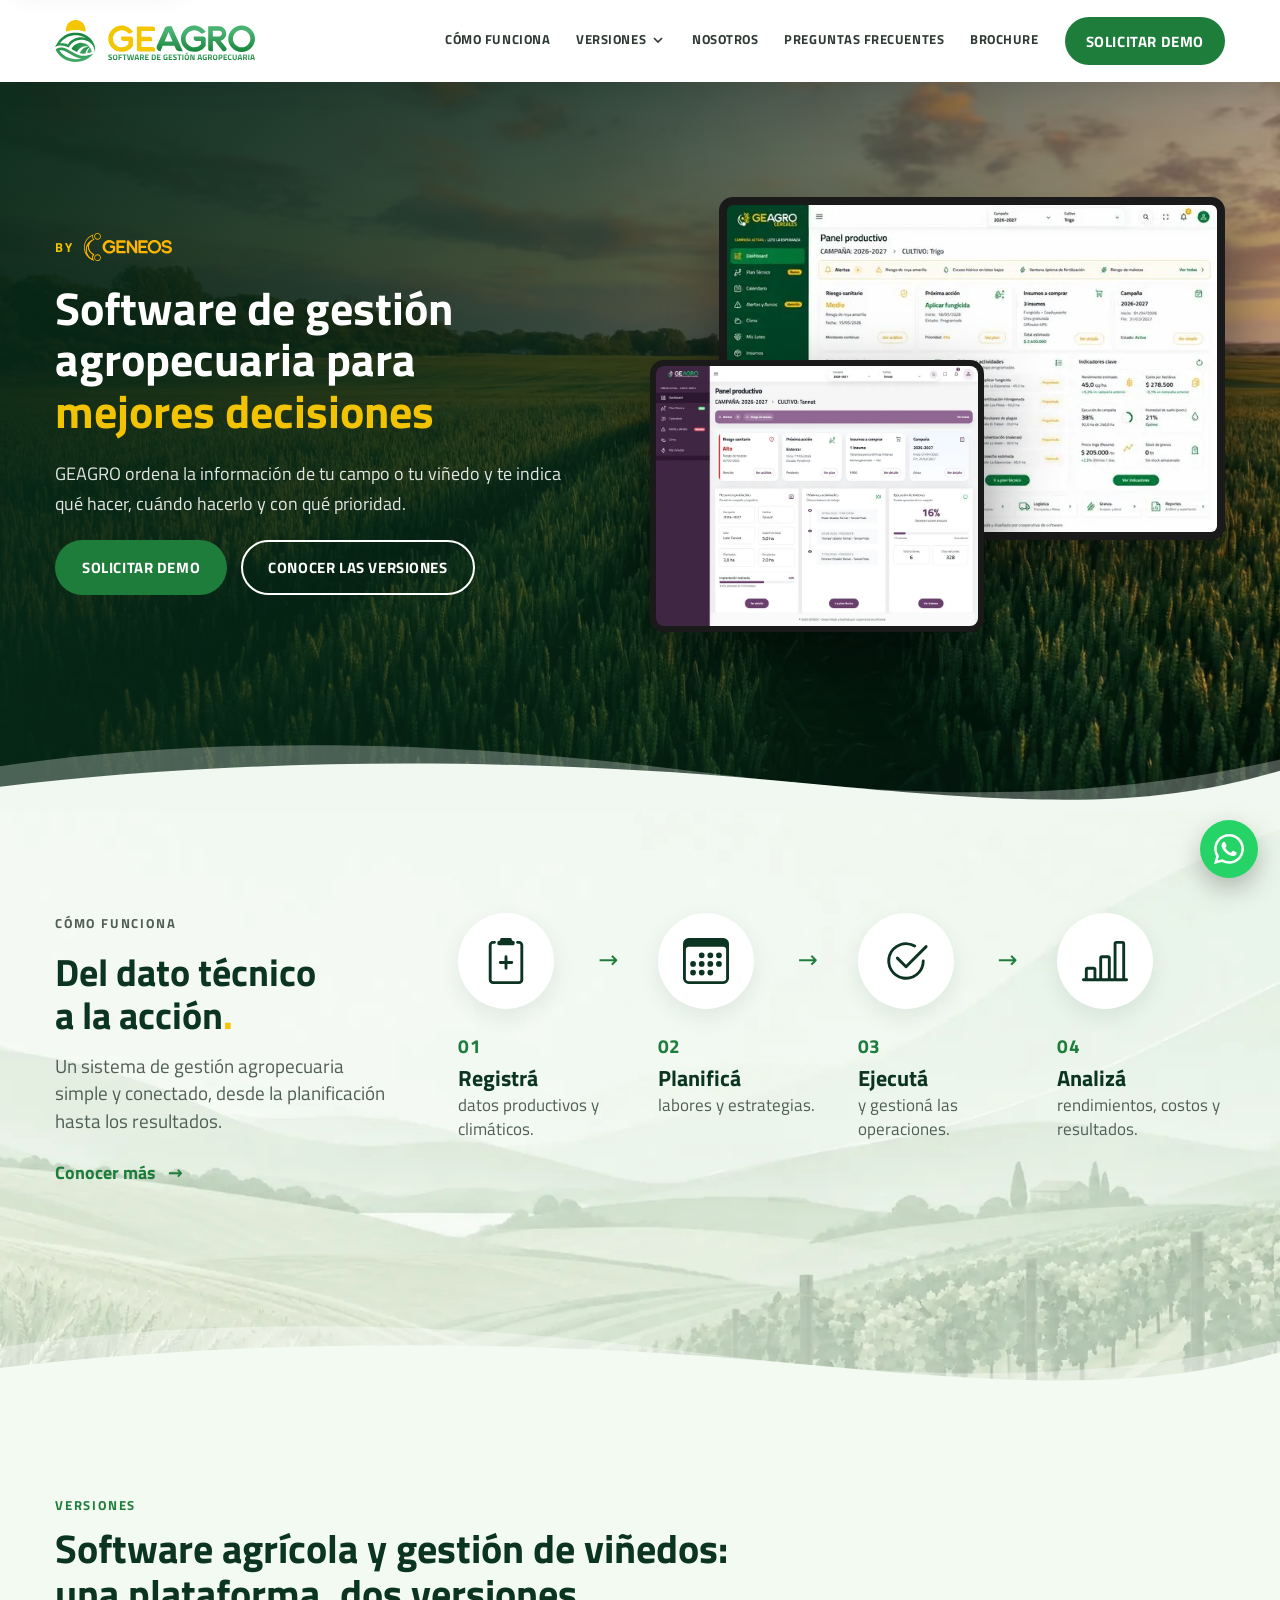
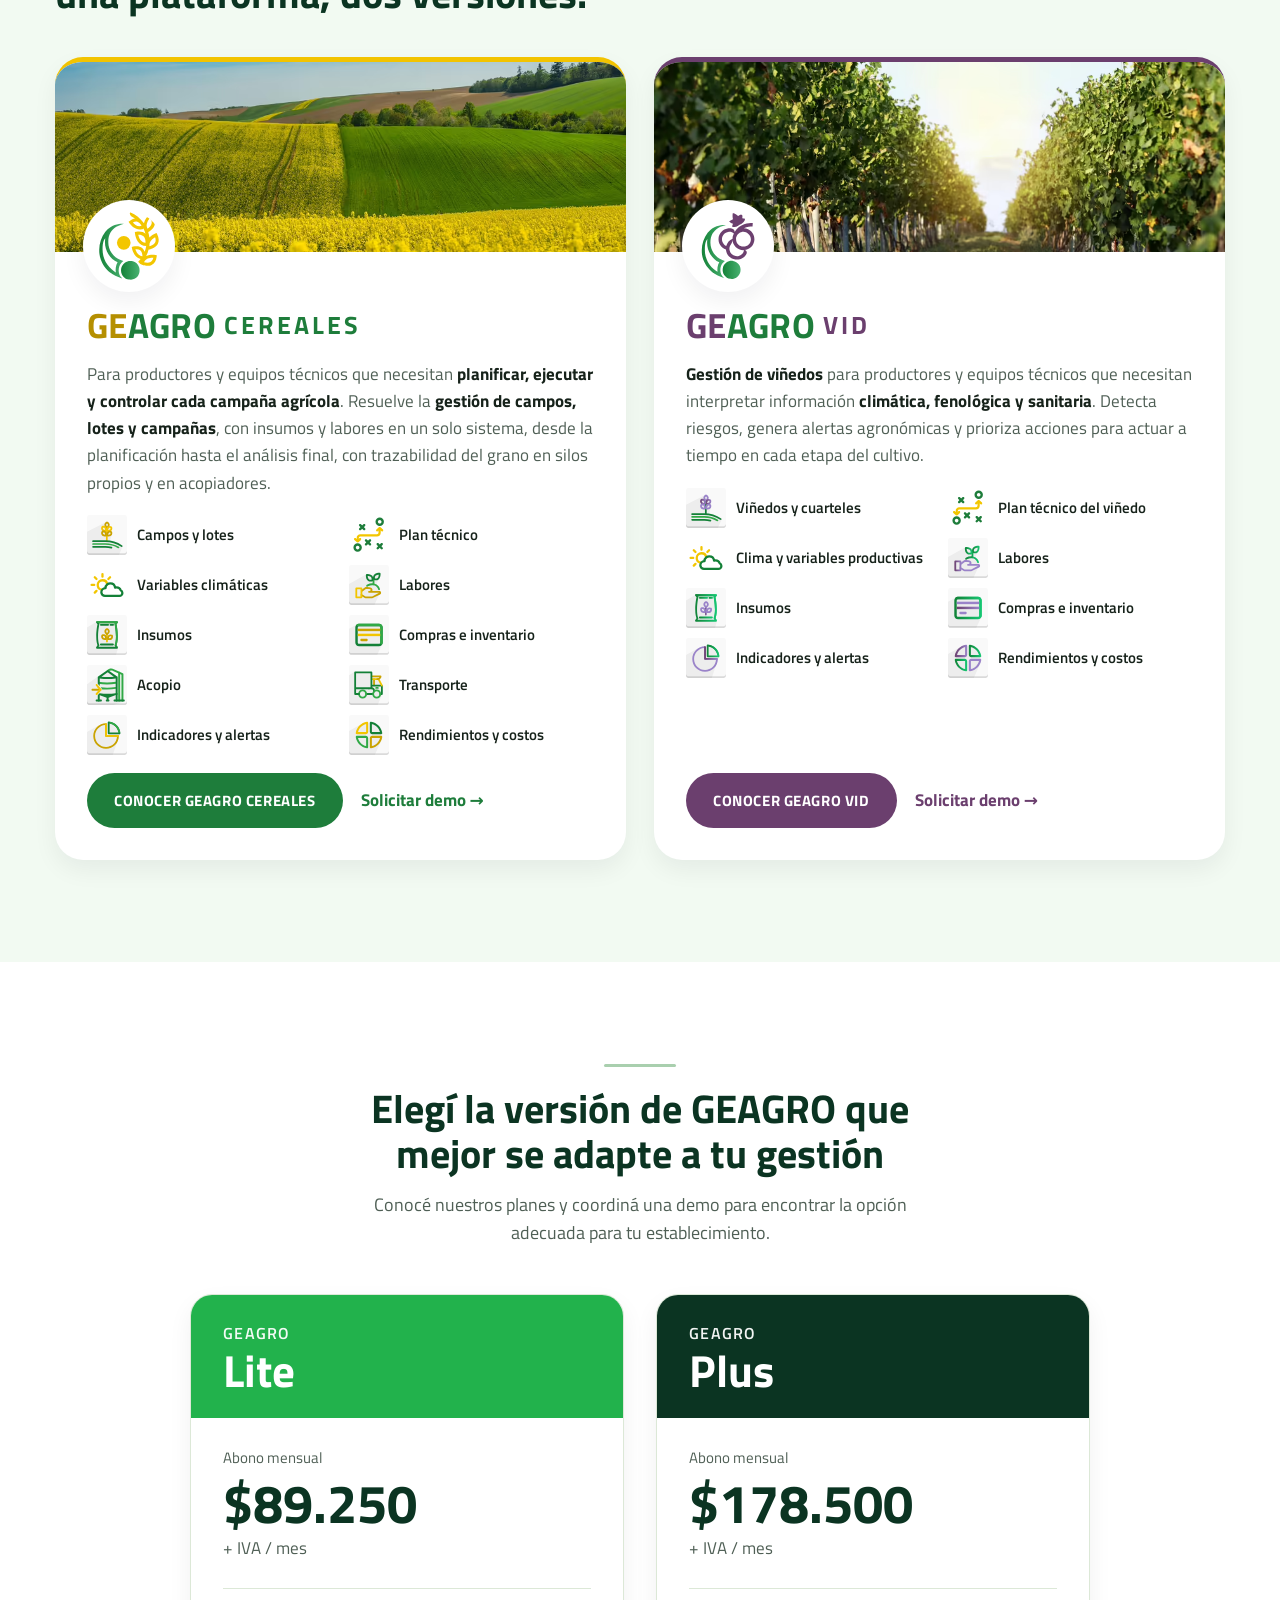
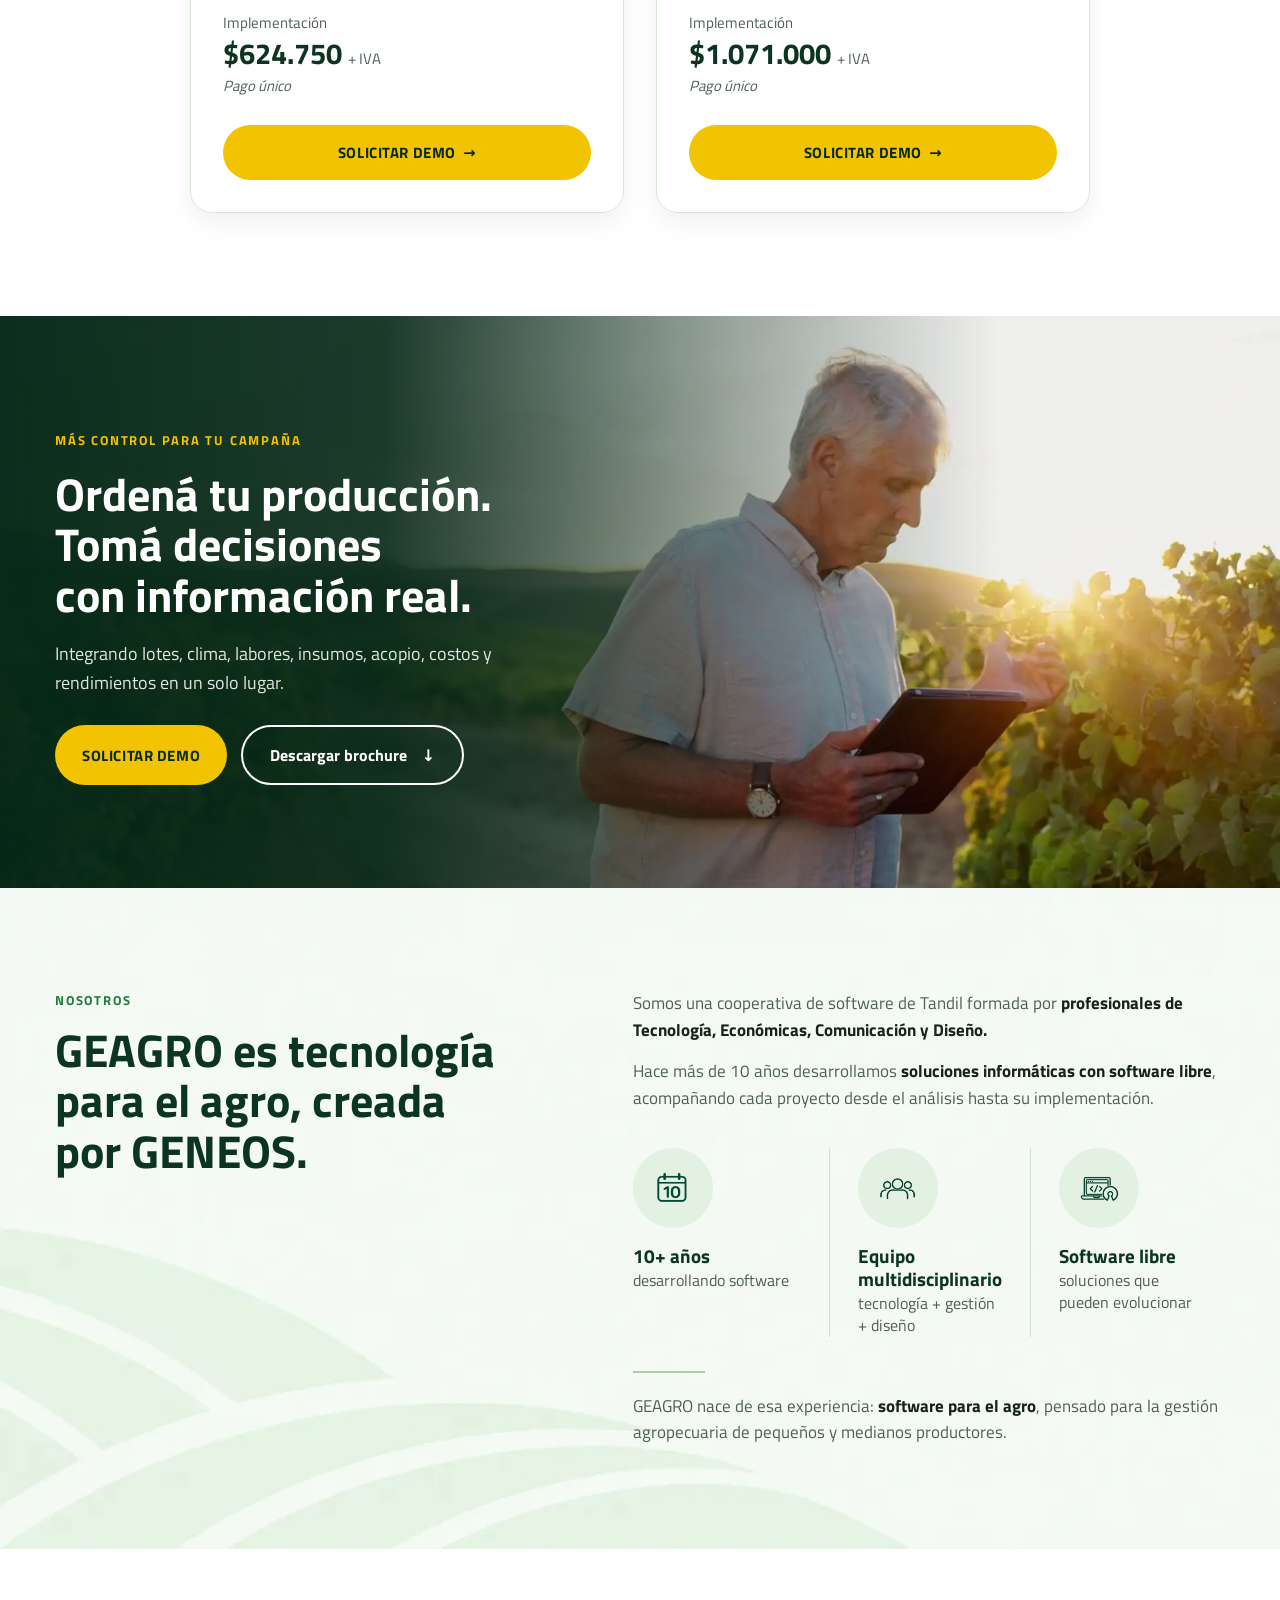
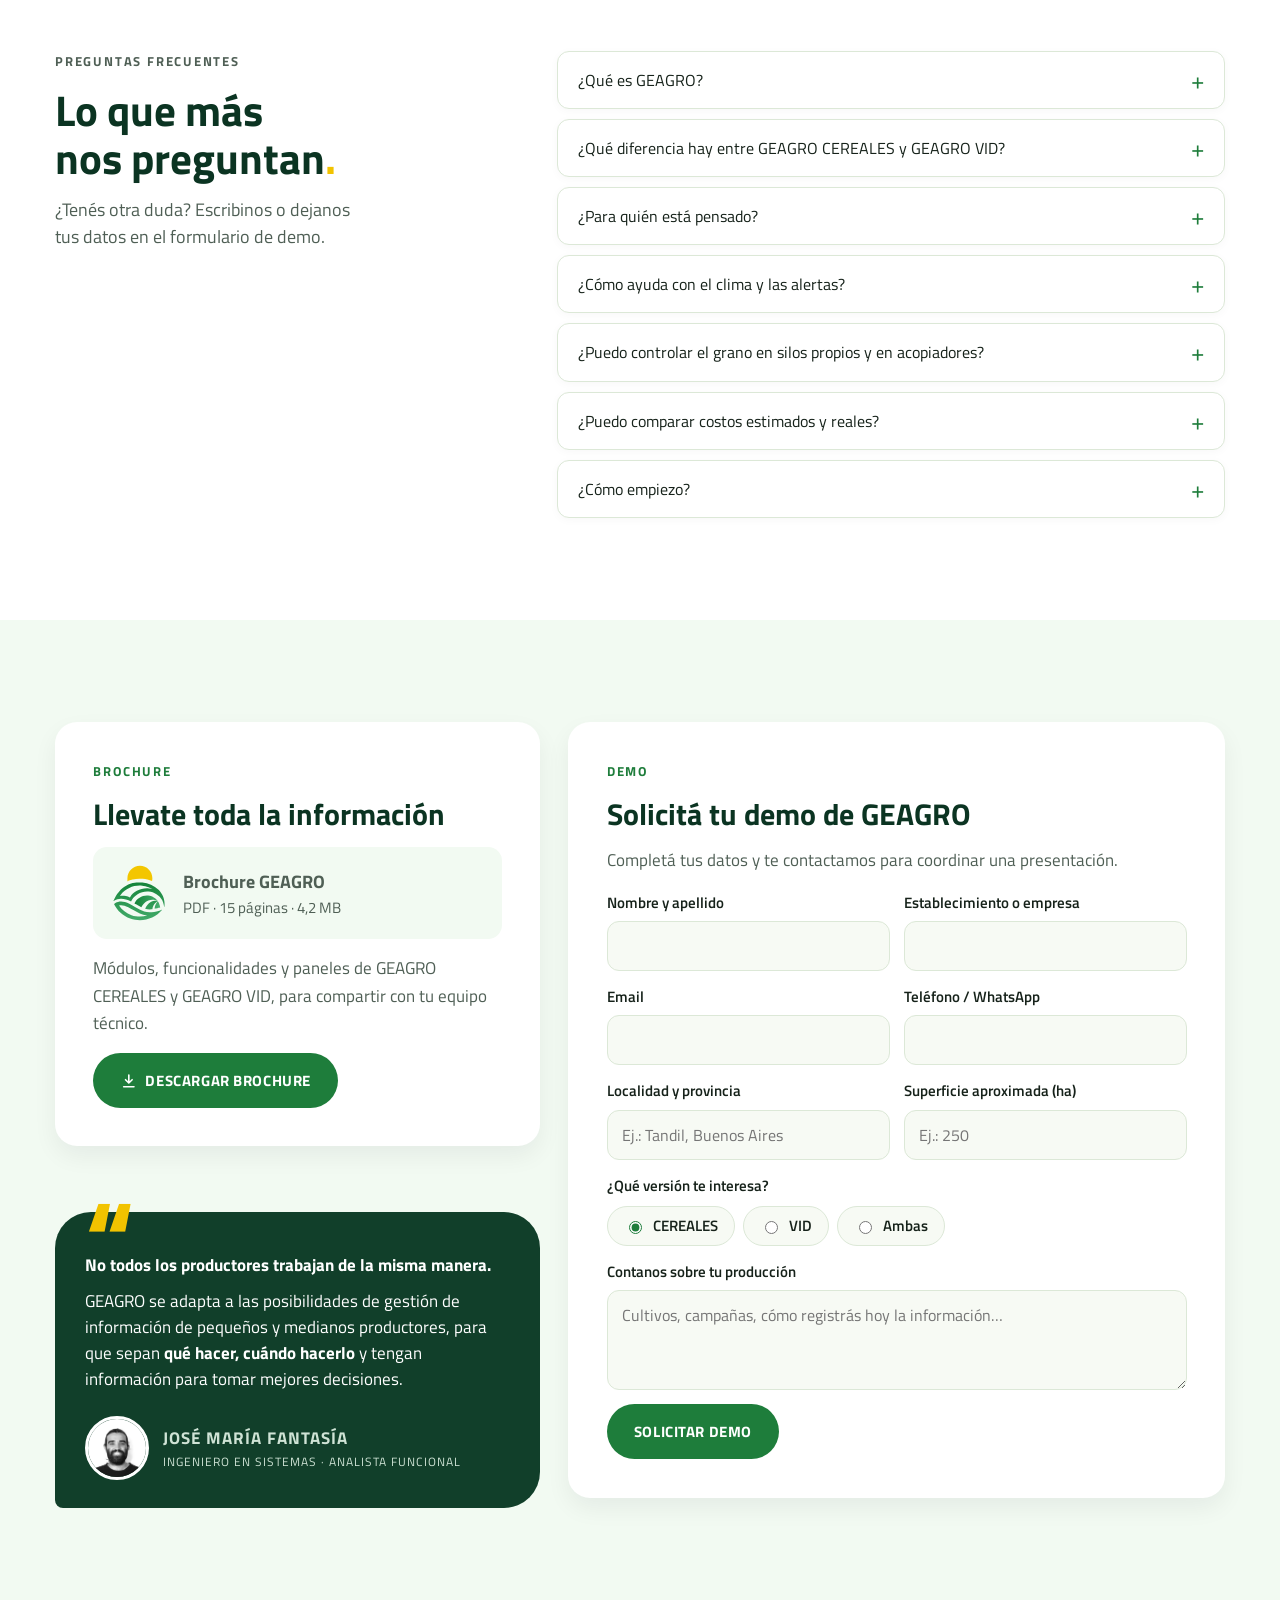
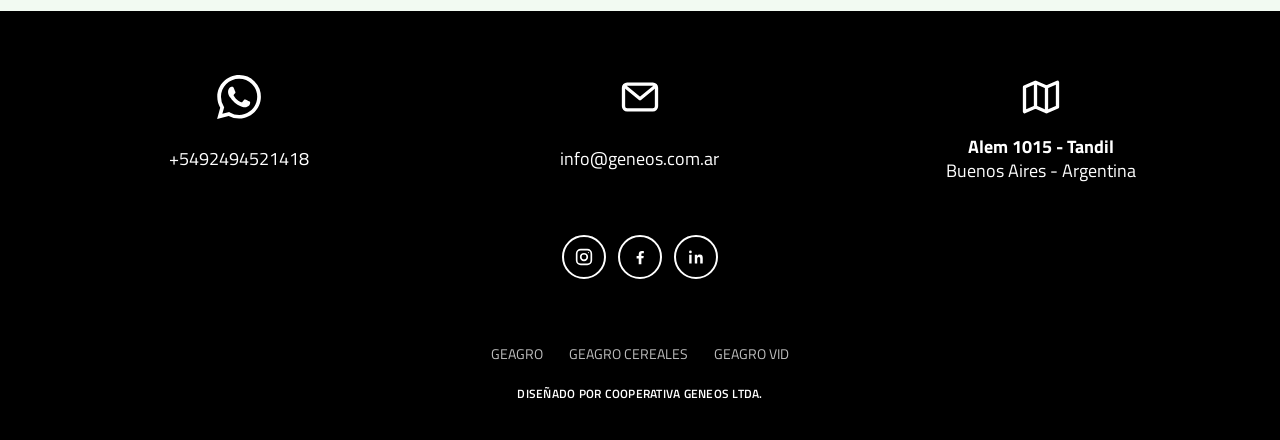
<file: index.html>
<!doctype html>
<html lang="es">
<head>
<meta charset="utf-8">
<meta name="viewport" content="width=device-width, initial-scale=1">
<title>GEAGRO | Software de gestión agropecuaria para productores</title>
<meta name="description" content="Software de gestión agropecuaria para productores y equipos técnicos: campañas, lotes, insumos y acopio con GEAGRO CEREALES, y viñedos con GEAGRO VID.">
<meta name="robots" content="index, follow">
<link rel="canonical" href="https://sorensenclara.github.io/geagro-web/">
<meta name="theme-color" content="#0b3422">
<meta property="og:type" content="website">
<meta property="og:locale" content="es_AR">
<meta property="og:site_name" content="GEAGRO">
<meta property="og:title" content="GEAGRO | Software de gestión agropecuaria para productores">
<meta property="og:description" content="Software de gestión agropecuaria para productores: GEAGRO CEREALES para campañas, lotes y acopio, y GEAGRO VID para viñedos. Por la Cooperativa GENEOS.">
<meta property="og:url" content="https://sorensenclara.github.io/geagro-web/">
<meta property="og:image" content="https://sorensenclara.github.io/geagro-web/assets/images/shared/og-image.jpg">
<meta property="og:image:width" content="1200">
<meta property="og:image:height" content="630">
<meta property="og:image:alt" content="GEAGRO, software de gestión agropecuaria: versiones CEREALES y VID">
<meta name="twitter:card" content="summary_large_image">
<meta name="twitter:site" content="@CoopGENEOS">
<meta name="twitter:title" content="GEAGRO | Software de gestión agropecuaria para productores">
<meta name="twitter:description" content="Software de gestión agropecuaria para productores: GEAGRO CEREALES para campañas, lotes y acopio, y GEAGRO VID para viñedos. Por la Cooperativa GENEOS.">
<meta name="twitter:image" content="https://sorensenclara.github.io/geagro-web/assets/images/shared/og-image.jpg">
<meta name="twitter:image:alt" content="GEAGRO, software de gestión agropecuaria: versiones CEREALES y VID">
<link rel="preload" as="image" href="assets/images/shared/hero-1920.avif" type="image/avif" media="(min-width: 901px)" fetchpriority="high">
<link rel="preload" as="image" href="assets/images/shared/hero-900.avif" type="image/avif" media="(max-width: 900px)" fetchpriority="high">
<link rel="icon" href="favicon.ico" sizes="48x48">
<link rel="icon" type="image/png" sizes="32x32" href="assets/icons/favicon/favicon-32x32.png">
<link rel="icon" type="image/png" sizes="16x16" href="assets/icons/favicon/favicon-16x16.png">
<link rel="apple-touch-icon" sizes="180x180" href="assets/icons/favicon/apple-touch-icon.png">
<link rel="manifest" href="assets/icons/favicon/site.webmanifest">
<link rel="preload" href="assets/fonts/titillium-web-latin-400-normal.woff2" as="font" type="font/woff2" crossorigin>
<link rel="preload" href="assets/fonts/titillium-web-latin-700-normal.woff2" as="font" type="font/woff2" crossorigin>
<link rel="stylesheet" href="assets/css/geagro-landing.css">
<script type="application/ld+json">
{
 "@context": "https://schema.org",
 "@graph": [
  {
   "@type": "Organization",
   "@id": "https://sorensenclara.github.io/geagro-web/#geneos",
   "name": "Cooperativa GENEOS Ltda.",
   "alternateName": "GENEOS",
   "url": "https://geneos.coop.ar/",
   "logo": {
    "@type": "ImageObject",
    "url": "https://sorensenclara.github.io/geagro-web/assets/icons/brand/geneos-logo.png",
    "width": 640,
    "height": 220
   },
   "email": "info@geneos.com.ar",
   "telephone": "+54 9 2494 521418",
   "address": {
    "@type": "PostalAddress",
    "streetAddress": "Alem 1015",
    "addressLocality": "Tandil",
    "addressRegion": "Buenos Aires",
    "addressCountry": "AR"
   },
   "sameAs": [
    "https://www.facebook.com/coopgeneos/",
    "https://www.instagram.com/coopgeneos/",
    "https://ar.linkedin.com/company/geneos-coop"
   ]
  },
  {
   "@type": "WebSite",
   "@id": "https://sorensenclara.github.io/geagro-web/#web",
   "url": "https://sorensenclara.github.io/geagro-web/",
   "name": "GEAGRO",
   "inLanguage": "es-AR",
   "publisher": {
    "@id": "https://sorensenclara.github.io/geagro-web/#geneos"
   }
  },
  {
   "@type": "SoftwareApplication",
   "@id": "https://sorensenclara.github.io/geagro-web/cereales/#software",
   "name": "GEAGRO CEREALES",
   "applicationCategory": "BusinessApplication",
   "applicationSubCategory": "Software de gestión agrícola",
   "operatingSystem": "Web",
   "url": "https://sorensenclara.github.io/geagro-web/cereales/",
   "image": "https://sorensenclara.github.io/geagro-web/assets/images/cereales/panel-campo.jpg",
   "description": "Software de gestión agrícola para planificar campañas, controlar lotes, labores, insumos y costos, y seguir el acopio de granos. Por la Cooperativa GENEOS.",
   "inLanguage": "es-AR",
   "publisher": {
    "@id": "https://sorensenclara.github.io/geagro-web/#geneos"
   },
   "isPartOf": {
    "@id": "https://sorensenclara.github.io/geagro-web/#web"
   },
   "featureList": [
    "Gestión de campos y lotes",
    "Planificación de campañas agrícolas",
    "Gestión de insumos",
    "Registro de labores y operaciones",
    "Control de costos productivos",
    "Órdenes de trabajo",
    "Indicadores y gráficos productivos",
    "Logística y transporte",
    "Gestión de acopio"
   ]
  },
  {
   "@type": "SoftwareApplication",
   "@id": "https://sorensenclara.github.io/geagro-web/vid/#software",
   "name": "GEAGRO VID",
   "applicationCategory": "BusinessApplication",
   "applicationSubCategory": "Software para viñedos y gestión vitivinícola",
   "operatingSystem": "Web",
   "url": "https://sorensenclara.github.io/geagro-web/vid/",
   "image": "https://sorensenclara.github.io/geagro-web/assets/images/vid/panel-vid.jpg",
   "description": "Software para la gestión de viñedos: clima, fenología y riesgos sanitarios por cuartel, plan técnico y labores del viñedo. Por la Cooperativa GENEOS.",
   "inLanguage": "es-AR",
   "publisher": {
    "@id": "https://sorensenclara.github.io/geagro-web/#geneos"
   },
   "isPartOf": {
    "@id": "https://sorensenclara.github.io/geagro-web/#web"
   },
   "featureList": [
    "Gestión de viñedos y cultivos",
    "Plan técnico del viñedo",
    "Alertas agronómicas",
    "Integración de datos climáticos",
    "Registro de intervenciones",
    "Seguimiento de órdenes de trabajo",
    "Estado del viñedo en tiempo real",
    "Evaluación del desempeño"
   ]
  },
  {
   "@type": "FAQPage",
   "@id": "https://sorensenclara.github.io/geagro-web/#faq",
   "url": "https://sorensenclara.github.io/geagro-web/",
   "mainEntity": [
    {
     "@type": "Question",
     "name": "¿Qué es GEAGRO?",
     "acceptedAnswer": {
      "@type": "Answer",
      "text": "Es un software de gestión agropecuaria desarrollado por la Cooperativa GENEOS. Centraliza la información productiva, climática y económica de tu establecimiento y la transforma en alertas, órdenes de trabajo e indicadores para decidir a tiempo."
     }
    },
    {
     "@type": "Question",
     "name": "¿Qué diferencia hay entre GEAGRO CEREALES y GEAGRO VID?",
     "acceptedAnswer": {
      "@type": "Answer",
      "text": "GEAGRO CEREALES está pensada para la gestión agrícola de campañas: lotes, insumos, labores, costos, transporte y acopio de granos. VID está especializada en viñedos: integra datos climáticos, estado fenológico y riesgos sanitarios para anticipar problemas y priorizar acciones."
     }
    },
    {
     "@type": "Question",
     "name": "¿Para quién está pensado?",
     "acceptedAnswer": {
      "@type": "Answer",
      "text": "Para pequeños y medianos productores y para los equipos técnicos que los acompañan. GEAGRO se adapta a la forma en que cada productor gestiona hoy su información."
     }
    },
    {
     "@type": "Question",
     "name": "¿Cómo ayuda con el clima y las alertas?",
     "acceptedAnswer": {
      "@type": "Answer",
      "text": "Registra variables como lluvias, temperatura, humedad y vientos. Con esos datos detecta condiciones críticas y riesgos sanitarios, genera alertas y te sugiere la próxima acción según cada situación."
     }
    },
    {
     "@type": "Question",
     "name": "¿Puedo controlar el grano en silos propios y en acopiadores?",
     "acceptedAnswer": {
      "@type": "Answer",
      "text": "Sí, con GEAGRO CEREALES. En acopio propio gestionás silos, stock por especie y campaña, ingresos, salidas, transferencias y calidad del grano. En acopio en terceros registrás acopiadores, certificados de depósito, servicios realizados y retiros."
     }
    },
    {
     "@type": "Question",
     "name": "¿Puedo comparar costos estimados y reales?",
     "acceptedAnswer": {
      "@type": "Answer",
      "text": "Sí. Analizás costos por lote, comparás inversión estimada contra real e insumos necesarios contra comprados, y evaluás el rendimiento de cada campaña para mejorar la siguiente."
     }
    },
    {
     "@type": "Question",
     "name": "¿Cómo empiezo?",
     "acceptedAnswer": {
      "@type": "Answer",
      "text": "Solicitá una demo con el formulario de esta página o por WhatsApp. Te contactamos para conocer tu producción y mostrarte la versión que mejor se ajusta."
     }
    }
   ]
  }
 ]
}
</script>
</head>
<body id="inicio">
<a class="skip-link" href="#contenido">Saltar al contenido</a>

<header class="site-header">
  <div class="container nav">
    <a class="brand" href="#inicio" aria-label="GEAGRO, ir al inicio"><img src="assets/icons/brand/logo-geagro.svg" alt="GEAGRO Software de gestión agropecuaria" width="200" height="43"></a>

    <button class="menu-toggle" id="menuToggle" aria-expanded="false" aria-controls="mainNav" aria-label="Abrir menú">
      <span></span><span></span><span></span>
    </button>

    <nav class="menu" id="mainNav" aria-label="Principal">
      <a href="#como-funciona">Cómo funciona</a>
      <div class="dropdown" id="ddVersiones">
        <button type="button" class="dropdown-toggle" id="ddBtn" aria-expanded="false" aria-controls="ddMenu">
          Versiones
          <svg viewBox="0 0 24 24" aria-hidden="true"><path d="m6 9 6 6 6-6"/></svg>
        </button>
        <div class="dropdown-menu" id="ddMenu" hidden>
          <a href="cereales/" class="dd-item dd-campo">
            <img src="assets/icons/brand/isologo-campo.svg" alt="" width="40" height="40">
            <span><strong>GEAGRO CEREALES</strong><small>Campañas agrícolas, insumos, costos y acopio</small></span>
          </a>
          <a href="vid/" class="dd-item dd-vid">
            <img src="assets/icons/brand/isologo-vid.svg" alt="" width="40" height="40">
            <span><strong>GEAGRO VID</strong><small>Viñedos: clima, fenología y sanidad</small></span>
          </a>
        </div>
      </div>
      <a href="#nosotros">Nosotros</a>
      <a href="#faq">Preguntas frecuentes</a>
      <a href="assets/docs/Brochure-GEAGRO.pdf" target="_blank" rel="noopener noreferrer">Brochure</a>
      <a href="#demo" class="btn btn-primary btn-sm">Solicitar demo</a>
    </nav>
  </div>
</header>

<main id="contenido">

  <!-- HERO -->
  <section class="hero">
    <div class="container hero-grid">
      <div class="hero-copy">
        <p class="eyebrow eyebrow-light hero-by">by <img src="assets/icons/brand/GENEOS.svg" alt="GENEOS" width="88" height="28"></p>
        <h1 class="hero-title"><span>Software de gestión</span> <span>agropecuaria para</span> <span class="hl">mejores decisiones</span></h1>
        <p class="hero-lead">GEAGRO ordena la información de tu campo o tu viñedo y te indica qué hacer, cuándo hacerlo y con qué prioridad.</p>
        <div class="hero-actions">
          <a href="#demo" class="btn btn-primary">Solicitar demo</a>
          <a href="#versiones" class="btn btn-outline-light">Conocer las versiones</a>
        </div>
      </div>
      <div class="hero-media">
        <div class="monitor"><picture><source srcset="assets/images/cereales/panel-campo.webp" type="image/webp"><img src="assets/images/cereales/panel-campo.jpg" alt="Panel de GEAGRO CEREALES, software agrícola para la gestión de campos y campañas" width="615" height="410" fetchpriority="high"></picture></div>
        <div class="monitor monitor-sm"><picture><source srcset="assets/images/vid/panel-vid.webp" type="image/webp"><img src="assets/images/vid/panel-vid.jpg" alt="Panel de GEAGRO VID, software de gestión de viñedos con alertas de clima y sanidad" width="864" height="699" decoding="async"></picture></div>
      </div>
    </div>
  </section>

  <!-- CÓMO FUNCIONA -->
  <section class="section how" id="como-funciona">
    <div class="container how-grid">
      <div class="how-head">
        <p class="eyebrow">Cómo funciona</p>
        <h2>Del dato técnico a la acción<span class="how-dot">.</span></h2>
        <p class="how-lead">Un sistema de gestión agropecuaria simple y conectado, desde la planificación hasta los resultados.</p>
        <a href="#versiones" class="how-more">Conocer más <span aria-hidden="true">→</span></a>
      </div>
      <ol class="how-steps">
          <li>
            <span class="how-ico"><svg viewBox="0 0 16 16" aria-hidden="true"><path d="M9.5 0a.5.5 0 0 1 .5.5.5.5 0 0 0 .5.5.5.5 0 0 1 .5.5V2a.5.5 0 0 1-.5.5h-5A.5.5 0 0 1 5 2v-.5a.5.5 0 0 1 .5-.5.5.5 0 0 0 .5-.5.5.5 0 0 1 .5-.5z"/><path d="M3 2.5a.5.5 0 0 1 .5-.5H4a.5.5 0 0 0 0-1h-.5A1.5 1.5 0 0 0 2 2.5v12A1.5 1.5 0 0 0 3.5 16h9a1.5 1.5 0 0 0 1.5-1.5v-12A1.5 1.5 0 0 0 12.5 1H12a.5.5 0 0 0 0 1h.5a.5.5 0 0 1 .5.5v12a.5.5 0 0 1-.5.5h-9a.5.5 0 0 1-.5-.5z"/><path d="M8.5 6.5a.5.5 0 0 0-1 0V8H6a.5.5 0 0 0 0 1h1.5v1.5a.5.5 0 0 0 1 0V9H10a.5.5 0 0 0 0-1H8.5z"/></svg></span>
            <span class="how-num">01</span>
            <h3>Registrá</h3>
            <p>datos productivos y climáticos.</p>
          </li>
          <li>
            <span class="how-ico"><svg viewBox="0 0 16 16" aria-hidden="true"><path d="M14 0H2a2 2 0 0 0-2 2v12a2 2 0 0 0 2 2h12a2 2 0 0 0 2-2V2a2 2 0 0 0-2-2M1 3.857C1 3.384 1.448 3 2 3h12c.552 0 1 .384 1 .857v10.286c0 .473-.448.857-1 .857H2c-.552 0-1-.384-1-.857z"/><path d="M6.5 7a1 1 0 1 0 0-2 1 1 0 0 0 0 2m3 0a1 1 0 1 0 0-2 1 1 0 0 0 0 2m3 0a1 1 0 1 0 0-2 1 1 0 0 0 0 2m-9 3a1 1 0 1 0 0-2 1 1 0 0 0 0 2m3 0a1 1 0 1 0 0-2 1 1 0 0 0 0 2m3 0a1 1 0 1 0 0-2 1 1 0 0 0 0 2m3 0a1 1 0 1 0 0-2 1 1 0 0 0 0 2m-9 3a1 1 0 1 0 0-2 1 1 0 0 0 0 2m3 0a1 1 0 1 0 0-2 1 1 0 0 0 0 2m3 0a1 1 0 1 0 0-2 1 1 0 0 0 0 2"/></svg></span>
            <span class="how-num">02</span>
            <h3>Planificá</h3>
            <p>labores y estrategias.</p>
          </li>
          <li>
            <span class="how-ico"><svg viewBox="0 0 16 16" aria-hidden="true"><path d="M2.5 8a5.5 5.5 0 0 1 8.25-4.764.5.5 0 0 0 .5-.866A6.5 6.5 0 1 0 14.5 8a.5.5 0 0 0-1 0 5.5 5.5 0 1 1-11 0"/><path d="M15.354 3.354a.5.5 0 0 0-.708-.708L8 9.293 5.354 6.646a.5.5 0 1 0-.708.708l3 3a.5.5 0 0 0 .708 0z"/></svg></span>
            <span class="how-num">03</span>
            <h3>Ejecutá</h3>
            <p>y gestioná las operaciones.</p>
          </li>
          <li>
            <span class="how-ico"><svg viewBox="0 0 16 16" aria-hidden="true"><path d="M11 2a1 1 0 0 1 1-1h2a1 1 0 0 1 1 1v12h.5a.5.5 0 0 1 0 1H.5a.5.5 0 0 1 0-1H1v-3a1 1 0 0 1 1-1h2a1 1 0 0 1 1 1v3h1V7a1 1 0 0 1 1-1h2a1 1 0 0 1 1 1v7h1zm1 12h2V2h-2zm-3 0V7H7v7zm-5 0v-3H2v3z"/></svg></span>
            <span class="how-num">04</span>
            <h3>Analizá</h3>
            <p>rendimientos, costos y resultados.</p>
          </li>
      </ol>
    </div>
  </section>

  <!-- VERSIONES -->
  <section class="section section-soft" id="versiones">
    <div class="container">
      <div class="section-head">
        <p class="eyebrow">Versiones</p>
        <h2>Software agrícola y gestión de viñedos: una plataforma, dos versiones.</h2>
      </div>

      <div class="versions-grid">
        <article class="version-card version-campo" id="campo">
          <div class="version-cover">
            <img src="assets/icons/brand/isologo-campo.svg" alt="" loading="lazy" decoding="async" width="64" height="64" class="version-iso">
          </div>
          <div class="version-body">
            <h3 class="wm wm-campo version-logo">GE<em>AGRO</em> <b>CEREALES</b></h3>
            <p>Para productores y equipos técnicos que necesitan <strong>planificar, ejecutar y controlar cada campaña agrícola</strong>. Resuelve la <strong>gestión de campos, lotes y campañas</strong>, con insumos y labores en un solo sistema, desde la planificación hasta el análisis final, con trazabilidad del grano en silos propios y en acopiadores.</p>
            <ul class="modules">
              <li><img src="assets/icons/cereales/campo-campo.svg" alt="" loading="lazy" decoding="async" width="64" height="64">Campos y lotes</li>
              <li><img src="assets/icons/shared/plan-tecnico.svg" alt="" loading="lazy" decoding="async" width="64" height="64">Plan técnico</li>
              <li><img src="assets/icons/shared/clima.svg" alt="" loading="lazy" decoding="async" width="64" height="64">Variables climáticas</li>
              <li><img src="assets/icons/cereales/campo-operaciones.svg" alt="" loading="lazy" decoding="async" width="64" height="64">Labores</li>
              <li><img src="assets/icons/cereales/campo-insumos.svg" alt="" loading="lazy" decoding="async" width="64" height="64">Insumos</li>
              <li><img src="assets/icons/cereales/campo-compras.svg" alt="" loading="lazy" decoding="async" width="64" height="64">Compras e inventario</li>
              <li><img src="assets/icons/cereales/campo-acopio.svg" alt="" loading="lazy" decoding="async" width="64" height="64">Acopio</li>
              <li><img src="assets/icons/cereales/campo-transporte.svg" alt="" loading="lazy" decoding="async" width="64" height="64">Transporte</li>
              <li><img src="assets/icons/cereales/campo-graficos.svg" alt="" loading="lazy" decoding="async" width="64" height="64">Indicadores y alertas</li>
              <li><img src="assets/icons/cereales/campo-control.svg" alt="" loading="lazy" decoding="async" width="64" height="64">Rendimientos y costos</li>
            </ul>
            <div class="version-actions"><a href="cereales/" class="btn btn-campo">Conocer GEAGRO CEREALES</a><a href="#demo" class="version-demo" data-version="campo">Solicitar demo →</a></div>
          </div>
        </article>

        <article class="version-card version-vid" id="vid">
          <div class="version-cover">
            <img src="assets/icons/brand/isologo-vid.svg" alt="" loading="lazy" decoding="async" width="64" height="64" class="version-iso">
          </div>
          <div class="version-body">
            <h3 class="wm wm-vid version-logo">GE<em>AGRO</em> <b>VID</b></h3>
            <p><strong>Gestión de viñedos</strong> para productores y equipos técnicos que necesitan interpretar información <strong>climática, fenológica y sanitaria</strong>. Detecta riesgos, genera alertas agronómicas y prioriza acciones para actuar a tiempo en cada etapa del cultivo.</p>
            <ul class="modules">
              <li><img src="assets/icons/vid/vid-campo.svg" alt="" loading="lazy" decoding="async" width="64" height="64">Viñedos y cuarteles</li>
              <li><img src="assets/icons/shared/plan-tecnico.svg" alt="" loading="lazy" decoding="async" width="64" height="64">Plan técnico del viñedo</li>
              <li><img src="assets/icons/shared/clima.svg" alt="" loading="lazy" decoding="async" width="64" height="64">Clima y variables productivas</li>
              <li><img src="assets/icons/vid/vid-operaciones.svg" alt="" loading="lazy" decoding="async" width="64" height="64">Labores</li>
              <li><img src="assets/icons/vid/vid-insumos.svg" alt="" loading="lazy" decoding="async" width="64" height="64">Insumos</li>
              <li><img src="assets/icons/vid/vid-compras.svg" alt="" loading="lazy" decoding="async" width="64" height="64">Compras e inventario</li>
              <li><img src="assets/icons/vid/vid-graficos.svg" alt="" loading="lazy" decoding="async" width="64" height="64">Indicadores y alertas</li>
              <li><img src="assets/icons/vid/vid-control.svg" alt="" loading="lazy" decoding="async" width="64" height="64">Rendimientos y costos</li>
            </ul>
            <div class="version-actions"><a href="vid/" class="btn btn-vid">Conocer GEAGRO VID</a><a href="#demo" class="version-demo" data-version="vid">Solicitar demo →</a></div>
          </div>
        </article>
      </div>

    </div>
  </section>

  <!-- PLANES -->
  <section class="section plans" id="planes" aria-labelledby="planes-title">
    <div class="container">
      <div class="plans-head">
        <h2 id="planes-title">Elegí la versión de GEAGRO que mejor se adapte a tu gestión</h2>
        <p>Conocé nuestros planes y coordiná una demo para encontrar la opción adecuada para tu establecimiento.</p>
      </div>
      <div class="plans-grid">
        <article class="plan-card plan-lite">
          <header class="plan-head">
            <p class="plan-brand">GEAGRO</p>
            <h3 class="plan-name">Lite</h3>
          </header>
          <div class="plan-body">
            <p class="plan-label">Abono mensual</p>
            <p class="plan-price">$89.250</p>
            <p class="plan-tax">+ IVA / mes</p>
            <hr class="plan-sep">
            <p class="plan-label">Implementación</p>
            <p class="plan-impl"><span class="plan-impl-amount">$624.750</span> <span class="plan-impl-tax">+ IVA</span></p>
            <p class="plan-once">Pago único</p>
            <a href="#demo" class="btn btn-sun plan-cta">Solicitar demo <span aria-hidden="true">→</span></a>
          </div>
        </article>
        <article class="plan-card plan-plus">
          <header class="plan-head">
            <p class="plan-brand">GEAGRO</p>
            <h3 class="plan-name">Plus</h3>
          </header>
          <div class="plan-body">
            <p class="plan-label">Abono mensual</p>
            <p class="plan-price">$178.500</p>
            <p class="plan-tax">+ IVA / mes</p>
            <hr class="plan-sep">
            <p class="plan-label">Implementación</p>
            <p class="plan-impl"><span class="plan-impl-amount">$1.071.000</span> <span class="plan-impl-tax">+ IVA</span></p>
            <p class="plan-once">Pago único</p>
            <a href="#demo" class="btn btn-sun plan-cta">Solicitar demo <span aria-hidden="true">→</span></a>
          </div>
        </article>
      </div>
    </div>
  </section>

  <!-- CTA -->
  <section class="cta-band cta-photo">
    <div class="container">
      <div class="cta-copy">
        <p class="eyebrow eyebrow-light">Más control para tu campaña</p>
        <h2><span>Ordená tu producción.</span> <span>Tomá decisiones</span> <span>con información real.</span></h2>
        <p>Integrando lotes, clima, labores, insumos, acopio, costos y rendimientos en un solo lugar.</p>
        <div class="cta-actions">
          <a href="#demo" class="btn btn-sun">Solicitar demo</a>
          <a href="assets/docs/Brochure-GEAGRO.pdf" download="Brochure-GEAGRO.pdf" class="btn-ghost-light">Descargar brochure <span aria-hidden="true">↓</span></a>
        </div>
      </div>
    </div>
  </section>

  <!-- NOSOTROS -->
  <section class="section about-geneos" id="nosotros">
    <div class="container about-g">
      <div class="about-g-head">
        <p class="eyebrow">Nosotros</p>
        <h2>GEAGRO es tecnología para el agro, creada por GENEOS.</h2>
      </div>
      <div class="about-g-copy">
        <p>Somos una cooperativa de software de Tandil formada por <strong>profesionales de Tecnología, Económicas, Comunicación y Diseño.</strong></p>
        <p>Hace más de 10 años desarrollamos <strong>soluciones informáticas con software libre</strong>, acompañando cada proyecto desde el análisis hasta su implementación.</p>
        <ul class="about-stats">
          <li>
            <span class="about-ico"><img src="assets/icons/nosotros/10-anios.png" alt="" width="80" height="80" loading="lazy" decoding="async"></span>
            <h3>10+ años</h3>
            <p>desarrollando software</p>
          </li>
          <li>
            <span class="about-ico"><img src="assets/icons/nosotros/equipo.png" alt="" width="80" height="80" loading="lazy" decoding="async"></span>
            <h3>Equipo multidisciplinario</h3>
            <p>tecnología + gestión + diseño</p>
          </li>
          <li>
            <span class="about-ico"><img src="assets/icons/nosotros/software-libre.png" alt="" width="80" height="80" loading="lazy" decoding="async"></span>
            <h3>Software libre</h3>
            <p>soluciones que pueden evolucionar</p>
          </li>
        </ul>
        <p class="about-close">GEAGRO nace de esa experiencia: <strong>software para el agro</strong>, pensado para la gestión agropecuaria de pequeños y medianos productores.</p>
      </div>
    </div>
  </section>

  <!-- FAQ -->
  <section class="section" id="faq">
    <div class="container faq">
      <div class="faq-head">
        <p class="eyebrow">Preguntas frecuentes</p>
        <h2>Lo que más nos preguntan<span class="how-dot">.</span></h2>
        <p>¿Tenés otra duda? Escribinos o dejanos tus datos en el formulario de demo.</p>
      </div>
      <div class="faq-list">
        <details name="faq">
          <summary>¿Qué es GEAGRO?</summary>
          <p>Es un software de gestión agropecuaria desarrollado por la Cooperativa GENEOS. Centraliza la información productiva, climática y económica de tu establecimiento y la transforma en alertas, órdenes de trabajo e indicadores para decidir a tiempo.</p>
        </details>
        <details name="faq">
          <summary>¿Qué diferencia hay entre GEAGRO CEREALES y GEAGRO VID?</summary>
          <p>GEAGRO CEREALES está pensada para la gestión agrícola de campañas: lotes, insumos, labores, costos, transporte y acopio de granos. VID está especializada en viñedos: integra datos climáticos, estado fenológico y riesgos sanitarios para anticipar problemas y priorizar acciones.</p>
        </details>
        <details name="faq">
          <summary>¿Para quién está pensado?</summary>
          <p>Para pequeños y medianos productores y para los equipos técnicos que los acompañan. GEAGRO se adapta a la forma en que cada productor gestiona hoy su información.</p>
        </details>
        <details name="faq">
          <summary>¿Cómo ayuda con el clima y las alertas?</summary>
          <p>Registra variables como lluvias, temperatura, humedad y vientos. Con esos datos detecta condiciones críticas y riesgos sanitarios, genera alertas y te sugiere la próxima acción según cada situación.</p>
        </details>
        <details name="faq">
          <summary>¿Puedo controlar el grano en silos propios y en acopiadores?</summary>
          <p>Sí, con GEAGRO CEREALES. En acopio propio gestionás silos, stock por especie y campaña, ingresos, salidas, transferencias y calidad del grano. En acopio en terceros registrás acopiadores, certificados de depósito, servicios realizados y retiros.</p>
        </details>
        <details name="faq">
          <summary>¿Puedo comparar costos estimados y reales?</summary>
          <p>Sí. Analizás costos por lote, comparás inversión estimada contra real e insumos necesarios contra comprados, y evaluás el rendimiento de cada campaña para mejorar la siguiente.</p>
        </details>
        <details name="faq">
          <summary>¿Cómo empiezo?</summary>
          <p>Solicitá una demo con el formulario de esta página o por WhatsApp. Te contactamos para conocer tu producción y mostrarte la versión que mejor se ajusta.</p>
        </details>
      </div>
    </div>
  </section>

  <!-- BROCHURE + DEMO -->
  <section class="section section-soft">
    <div class="container convert">
      <div class="convert-side">
        <div class="card brochure" id="brochure">
          <p class="eyebrow">Brochure</p>
          <h2>Llevate toda la información</h2>
          <div class="brochure-file">
            <img src="assets/icons/brand/isologo-geagro.svg" alt="" loading="lazy" decoding="async" width="56" height="56">
            <span><b>Brochure GEAGRO</b>PDF · 15 páginas · 4,2 MB</span>
          </div>
          <p>Módulos, funcionalidades y paneles de GEAGRO CEREALES y GEAGRO VID, para compartir con tu equipo técnico.</p>
          <a href="assets/docs/Brochure-GEAGRO.pdf" class="btn btn-primary" download>
            <svg viewBox="0 0 24 24" aria-hidden="true"><path d="M12 4v11m0 0-4.5-4.5M12 15l4.5-4.5M5 20h14"/></svg>
            Descargar brochure
          </a>
        </div>
        <figure class="quote">
        <blockquote>
          <p><strong>No todos los productores trabajan de la misma manera.</strong></p>
          <p>GEAGRO se adapta a las posibilidades de gestión de información de pequeños y medianos productores, para que sepan <strong>qué hacer, cuándo hacerlo</strong> y tengan información para tomar mejores decisiones.</p>
        </blockquote>
        <figcaption>
          <picture><source srcset="assets/images/shared/jose-maria.webp" type="image/webp"><img src="assets/images/shared/jose-maria.jpg" alt="José María Fantasía" width="64" height="64" loading="lazy" decoding="async"></picture>
          <span><b>José María Fantasía</b>Ingeniero en Sistemas · Analista funcional</span>
        </figcaption>
      </figure>
      </div>

      <div class="card demo" id="demo">
        <p class="eyebrow">Demo</p>
        <h2>Solicitá tu demo de GEAGRO</h2>
        <p>Completá tus datos y te contactamos para coordinar una presentación.</p>
        <!-- TODO: cuando exista el endpoint (Django), cambiar action/method y quitar el envío por WhatsApp en geagro-landing.js -->
        <form id="demoForm" class="demo-form" action="#" novalidate>
          <div class="row">
            <label for="f-nombre">Nombre y apellido<input id="f-nombre" name="nombre" required autocomplete="name"></label>
            <label for="f-empresa">Establecimiento o empresa<input id="f-empresa" name="empresa" autocomplete="organization"></label>
          </div>
          <div class="row">
            <label for="f-email">Email<input id="f-email" name="email" type="email" required autocomplete="email"></label>
            <label for="f-tel">Teléfono / WhatsApp<input id="f-tel" name="telefono" type="tel" autocomplete="tel"></label>
          </div>
          <div class="row">
            <label for="f-loc">Localidad y provincia<input id="f-loc" name="localidad" placeholder="Ej.: Tandil, Buenos Aires"></label>
            <label for="f-sup">Superficie aproximada (ha)<input id="f-sup" name="superficie" inputmode="decimal" placeholder="Ej.: 250"></label>
          </div>
          <fieldset class="radios">
            <legend>¿Qué versión te interesa?</legend>
            <label for="v-campo"><input type="radio" id="v-campo" name="version" value="CEREALES" checked> CEREALES</label>
            <label for="v-vid"><input type="radio" id="v-vid" name="version" value="VID"> VID</label>
            <label for="v-ambas"><input type="radio" id="v-ambas" name="version" value="Ambas"> Ambas</label>
          </fieldset>
          <label for="f-msg">Contanos sobre tu producción<textarea id="f-msg" name="mensaje" placeholder="Cultivos, campañas, cómo registrás hoy la información…"></textarea></label>
          <div class="form-actions">
            <button type="submit" class="btn btn-primary">Solicitar demo</button>
            <p class="form-status" id="formStatus" role="status"></p>
          </div>
        </form>
      </div>
    </div>
  </section>
</main>

<!-- FOOTER (mismo formato que geneos.coop.ar) -->
<footer class="site-footer">
  <div class="container">
    <div class="footer-contact">
      <a href="https://wa.me/5492494521418" target="_blank" rel="noopener">
        <svg viewBox="0 0 24 24" aria-hidden="true"><path d="M17.472 14.382c-.297-.149-1.758-.867-2.03-.967-.273-.099-.471-.148-.67.15-.197.297-.767.966-.94 1.164-.173.199-.347.223-.644.075-.297-.15-1.255-.463-2.39-1.475-.883-.788-1.48-1.761-1.653-2.059-.173-.297-.018-.458.13-.606.134-.133.298-.347.446-.52.149-.174.198-.298.298-.497.099-.198.05-.371-.025-.52-.075-.149-.669-1.612-.916-2.207-.242-.579-.487-.5-.669-.51-.173-.008-.371-.01-.57-.01-.198 0-.52.074-.792.372-.272.297-1.04 1.016-1.04 2.479 0 1.462 1.065 2.875 1.213 3.074.149.198 2.096 3.2 5.077 4.487.709.306 1.262.489 1.694.625.712.227 1.36.195 1.871.118.571-.085 1.758-.719 2.006-1.413.248-.694.248-1.289.173-1.413-.074-.124-.272-.198-.57-.347m-5.421 7.403h-.004a9.87 9.87 0 01-5.031-1.378l-.361-.214-3.741.982.998-3.648-.235-.374a9.86 9.86 0 01-1.51-5.26c.001-5.45 4.436-9.884 9.888-9.884 2.64 0 5.122 1.03 6.988 2.898a9.825 9.825 0 012.893 6.994c-.003 5.45-4.437 9.884-9.885 9.884m8.413-18.297A11.815 11.815 0 0012.05 0C5.495 0 .16 5.335.157 11.892c0 2.096.547 4.142 1.588 5.945L.057 24l6.305-1.654a11.882 11.882 0 005.683 1.448h.005c6.554 0 11.89-5.335 11.893-11.893a11.821 11.821 0 00-3.48-8.413Z"/></svg>
        <span>+5492494521418</span>
      </a>
      <a href="mailto:info@geneos.com.ar">
        <svg viewBox="0 0 24 24" aria-hidden="true" class="stroke"><rect x="3" y="5" width="18" height="14" rx="2"/><path d="m3.5 6 8.500 7 8.500-7"/></svg>
        <span>info@geneos.com.ar</span>
      </a>
      <a href="https://maps.google.com/?q=Alem+1015+Tandil+Buenos+Aires+Argentina" target="_blank" rel="noopener">
        <svg viewBox="0 0 24 24" aria-hidden="true" class="stroke"><path d="M3 6.5 9 4l6 2.5L21 4v13.5L15 20l-6-2.500L3 20z"/><path d="M9 4v13.5M15 6.5V20"/></svg>
        <span><b>Alem 1015 - Tandil</b><br>Buenos Aires - Argentina</span>
      </a>
    </div>
    <div class="footer-social">
      <a href="https://www.instagram.com/coopgeneos/" target="_blank" rel="noopener" aria-label="Instagram"><svg viewBox="0 0 24 24" class="stroke"><rect x="4" y="4" width="16" height="16" rx="4.5"/><circle cx="12" cy="12" r="3.600"/><circle cx="16.800" cy="7.200" r=".6" class="dot"/></svg></a>
      <a href="https://www.facebook.com/coopgeneos/" target="_blank" rel="noopener" aria-label="Facebook"><svg viewBox="0 0 24 24"><path d="M13.500 20v-6.600h2.200l.4-2.600h-2.600V9.200c0-.8.2-1.300 1.300-1.300h1.400V5.600c-.2 0-1.100-.1-2.100-.1-2.100 0-3.500 1.300-3.500 3.600v1.900H8.300v2.600h2.300V20h2.900Z"/></svg></a>
      <a href="https://ar.linkedin.com/company/geneos-coop" target="_blank" rel="noopener" aria-label="LinkedIn"><svg viewBox="0 0 24 24"><path d="M7.200 9.500H4.600V19h2.600V9.500ZM5.900 5a1.500 1.500 0 1 0 0 3 1.500 1.500 0 0 0 0-3ZM19.400 13.600c0-2.500-.5-4.300-3.400-4.300-1.400 0-2.300.8-2.700 1.500h-.1V9.500h-2.500V19h2.600v-4.700c0-1.200.2-2.400 1.800-2.400 1.500 0 1.500 1.400 1.500 2.500V19h2.700l.1-5.400Z"/></svg></a>
    </div>
    <nav class="footer-nav" aria-label="Páginas de GEAGRO">
      <a href="./">GEAGRO</a>
      <a href="cereales/">GEAGRO CEREALES</a>
      <a href="vid/">GEAGRO VID</a>
    </nav>
    <p class="footer-credit">DISEÑADO POR COOPERATIVA GENEOS LTDA.</p>
  </div>
</footer>

<a class="floating-whatsapp" href="https://wa.me/5492494521418" target="_blank" rel="noopener" aria-label="Escribinos por WhatsApp">
  <svg viewBox="0 0 24 24" aria-hidden="true"><path d="M17.472 14.382c-.297-.149-1.758-.867-2.03-.967-.273-.099-.471-.148-.67.15-.197.297-.767.966-.94 1.164-.173.199-.347.223-.644.075-.297-.15-1.255-.463-2.39-1.475-.883-.788-1.48-1.761-1.653-2.059-.173-.297-.018-.458.13-.606.134-.133.298-.347.446-.52.149-.174.198-.298.298-.497.099-.198.05-.371-.025-.52-.075-.149-.669-1.612-.916-2.207-.242-.579-.487-.5-.669-.51-.173-.008-.371-.01-.57-.01-.198 0-.52.074-.792.372-.272.297-1.04 1.016-1.04 2.479 0 1.462 1.065 2.875 1.213 3.074.149.198 2.096 3.2 5.077 4.487.709.306 1.262.489 1.694.625.712.227 1.36.195 1.871.118.571-.085 1.758-.719 2.006-1.413.248-.694.248-1.289.173-1.413-.074-.124-.272-.198-.57-.347m-5.421 7.403h-.004a9.87 9.87 0 01-5.031-1.378l-.361-.214-3.741.982.998-3.648-.235-.374a9.86 9.86 0 01-1.51-5.26c.001-5.45 4.436-9.884 9.888-9.884 2.64 0 5.122 1.03 6.988 2.898a9.825 9.825 0 012.893 6.994c-.003 5.45-4.437 9.884-9.885 9.884m8.413-18.297A11.815 11.815 0 0012.05 0C5.495 0 .16 5.335.157 11.892c0 2.096.547 4.142 1.588 5.945L.057 24l6.305-1.654a11.882 11.882 0 005.683 1.448h.005c6.554 0 11.89-5.335 11.893-11.893a11.821 11.821 0 00-3.48-8.413Z"/></svg>
</a>

<script src="assets/js/geagro-landing.js"></script>
</body>
</html>
</file>
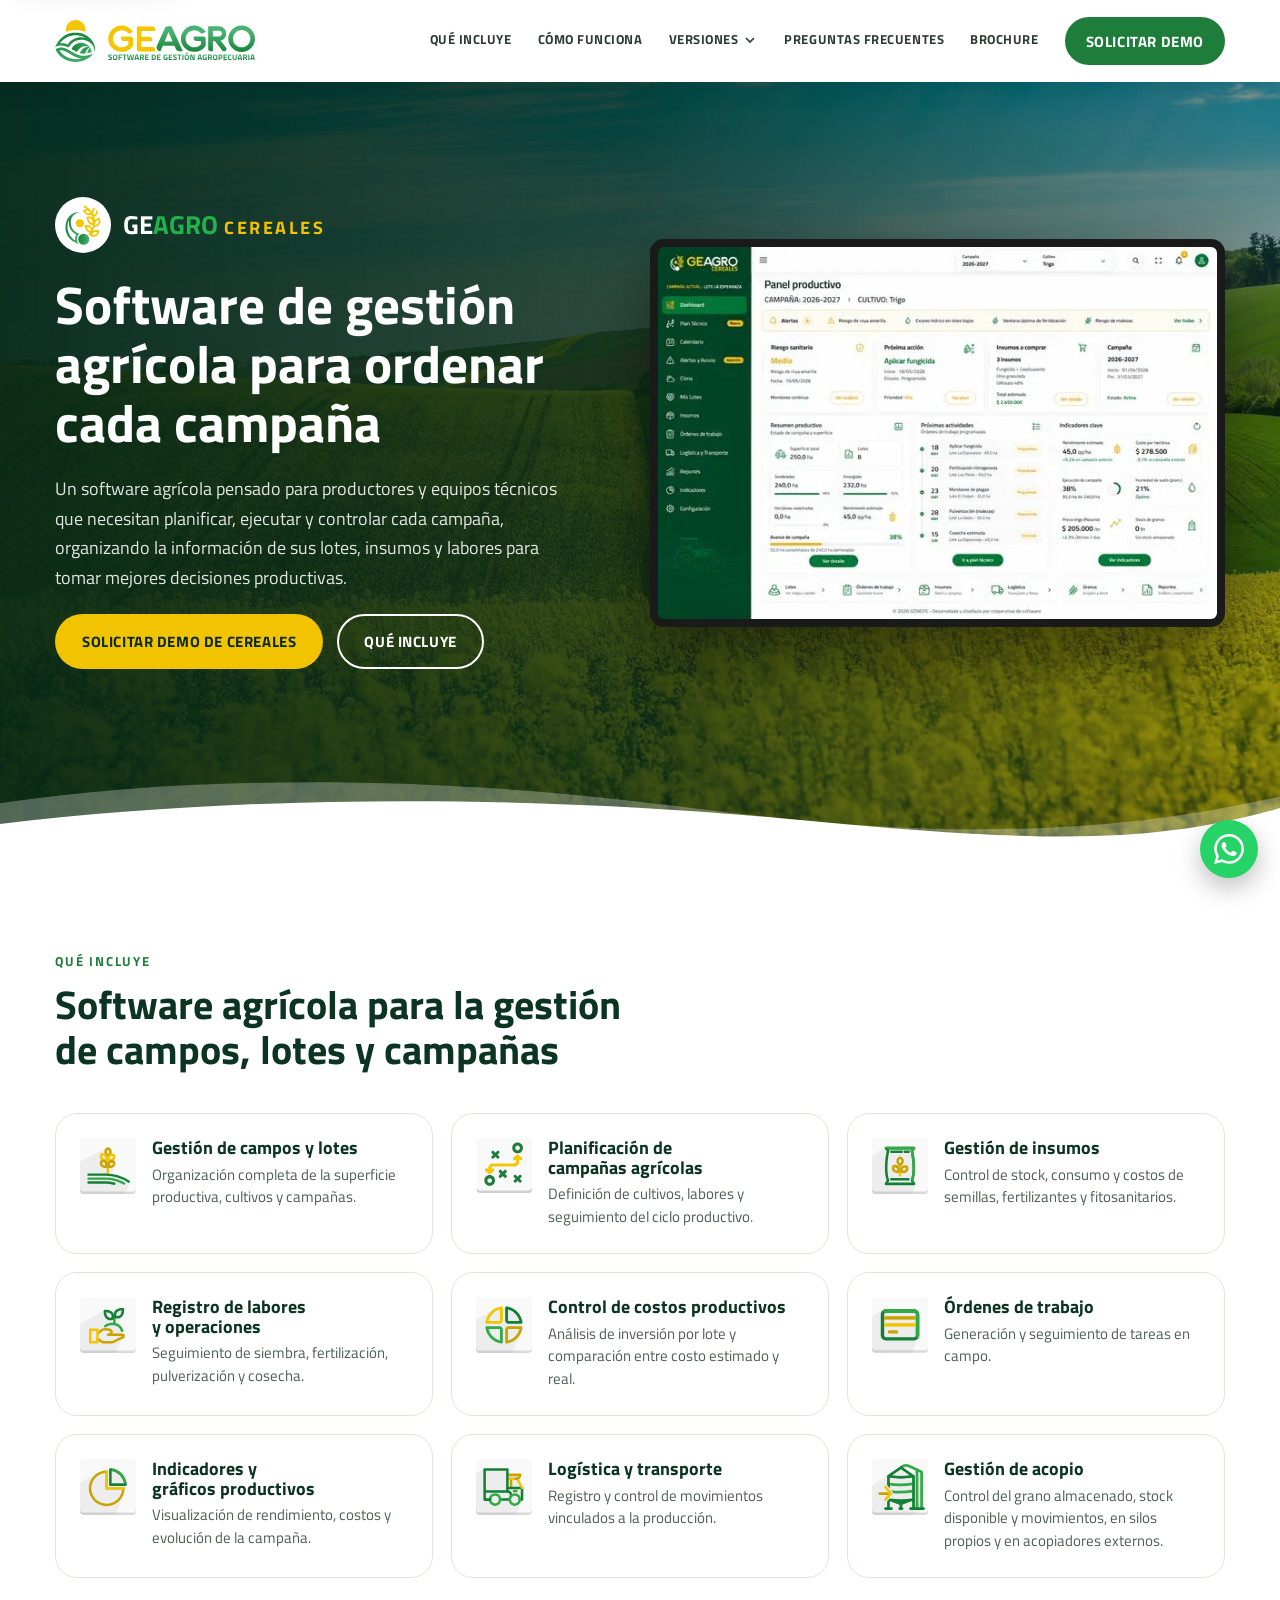
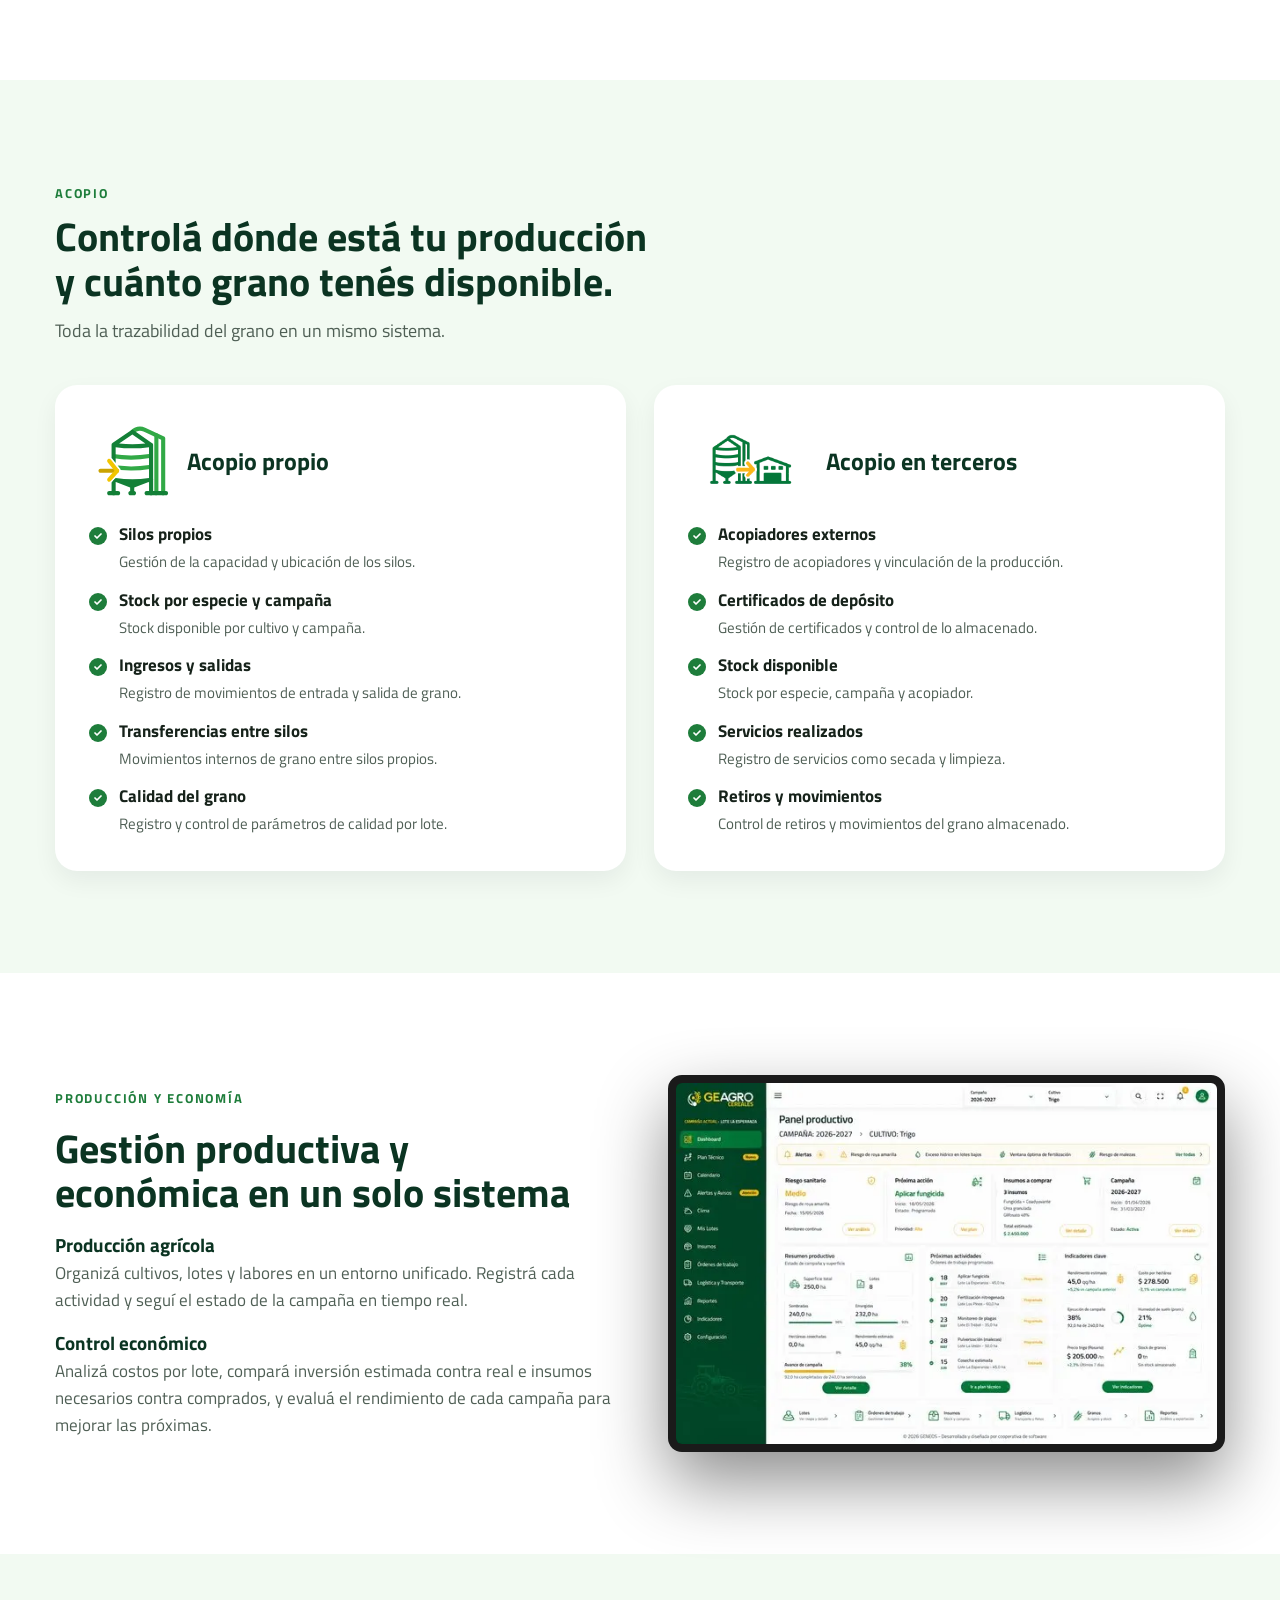
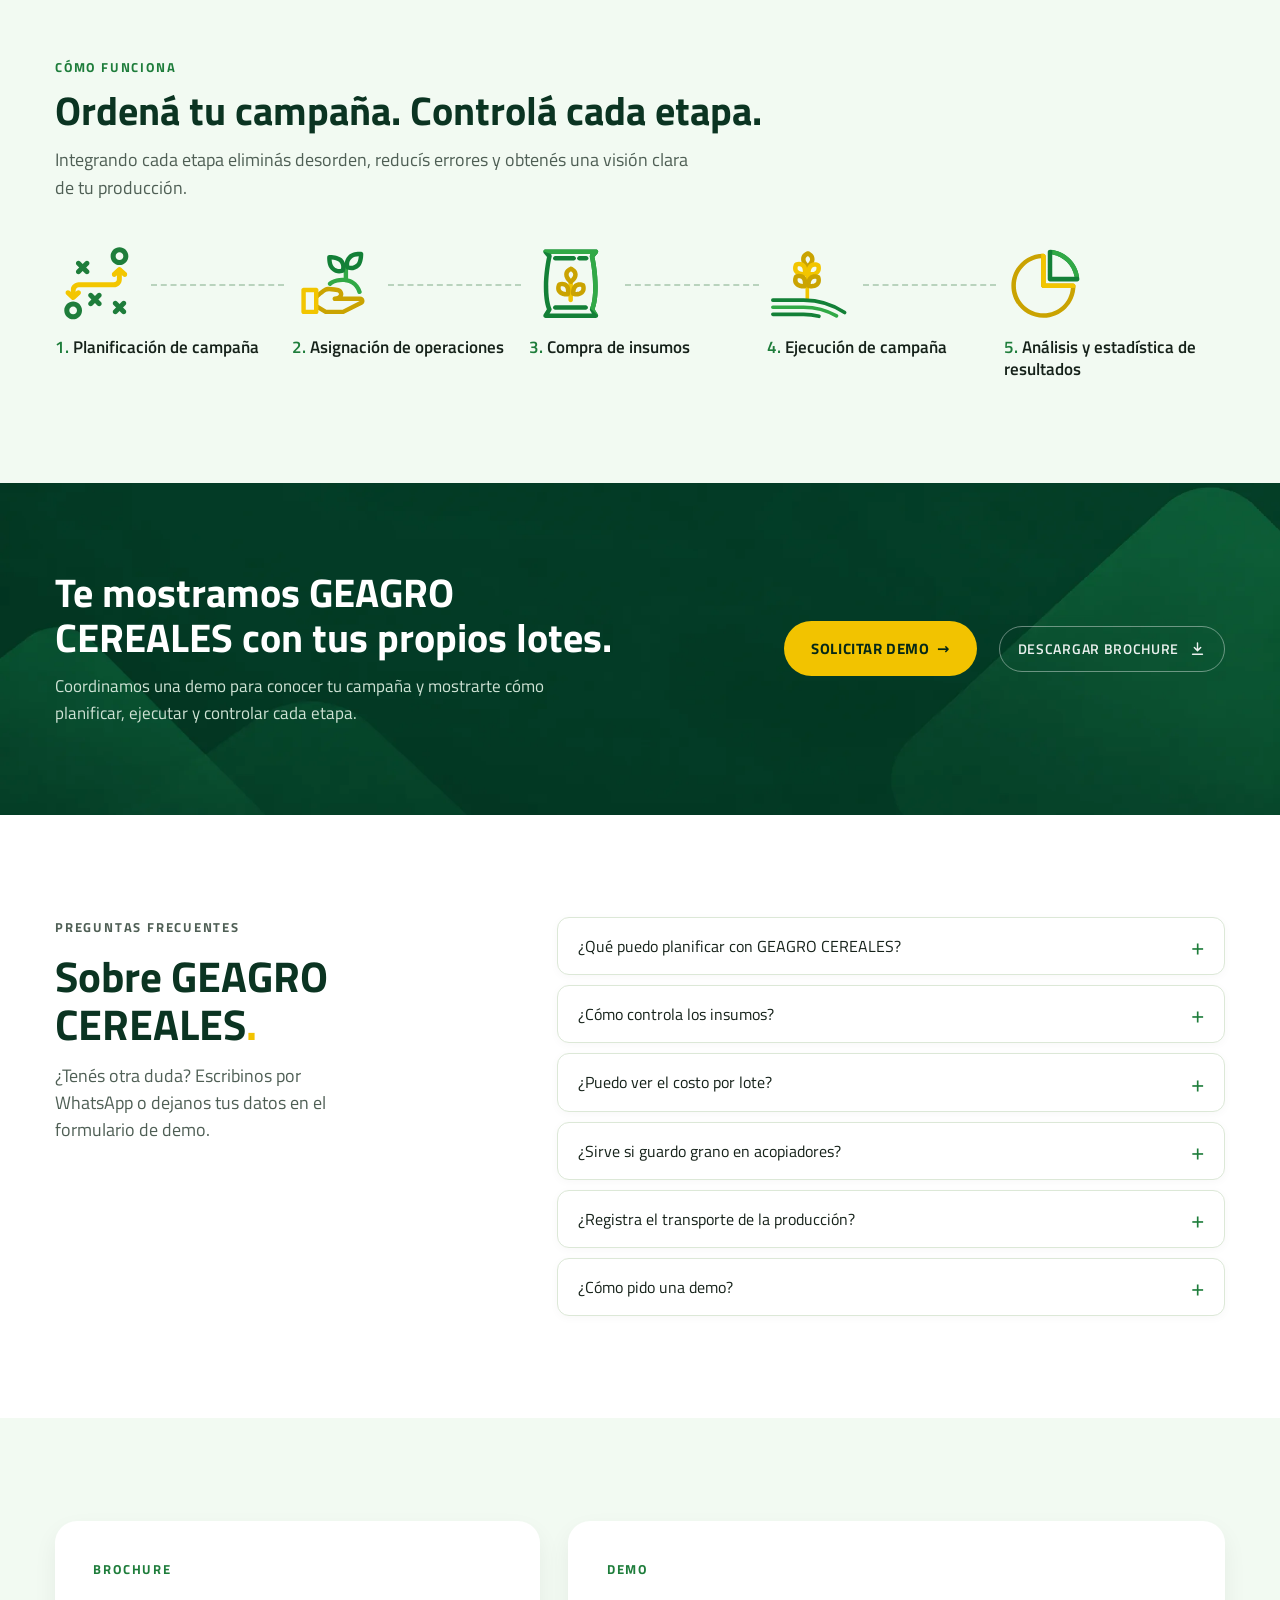
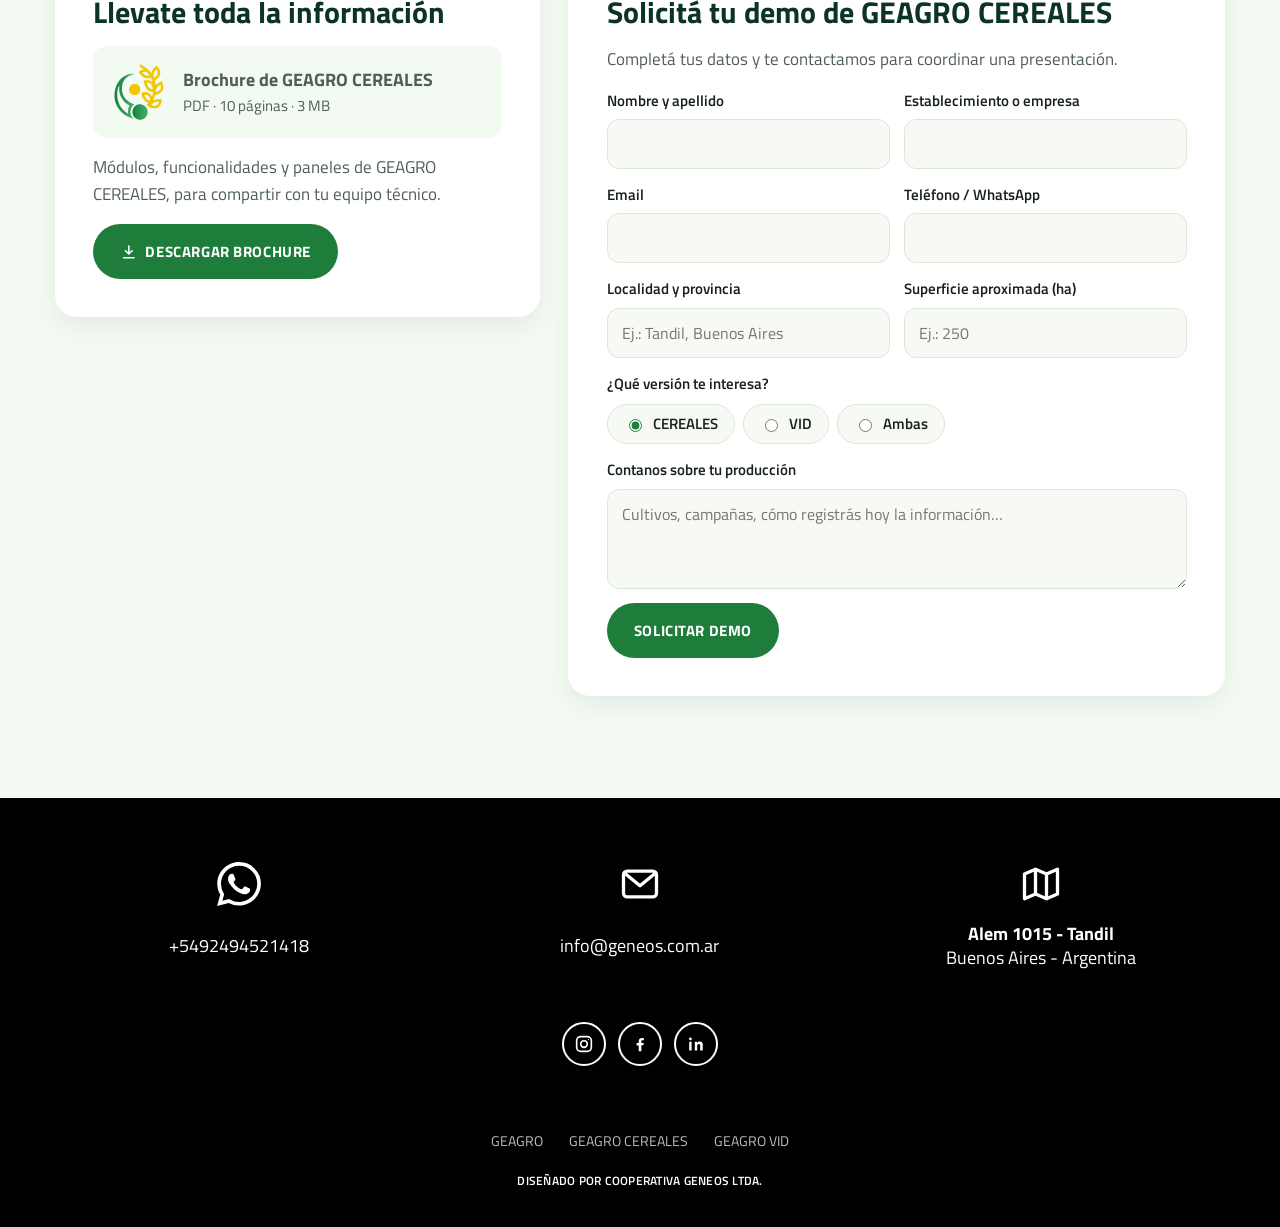
<file: campo/index.html>
<!doctype html>
<html lang="es">
<head>
<meta charset="utf-8">
<title>GEAGRO CEREALES</title>
<!-- Dirección anterior. GitHub Pages no permite responder un 301 real: se redirige con meta refresh (0 s) + JavaScript
     y se declara como canónica la página nueva, que es la alternativa que Google trata como redirección permanente. -->
<meta name="robots" content="noindex, follow">
<link rel="canonical" href="https://sorensenclara.github.io/geagro-web/cereales/">
<meta http-equiv="refresh" content="0; url=../cereales/">
<script>location.replace('../cereales/' + location.hash);</script>
</head>
<body>
<p>Esta página se mudó a <a href="../cereales/">GEAGRO CEREALES</a>.</p>
</body>
</html>
</file>
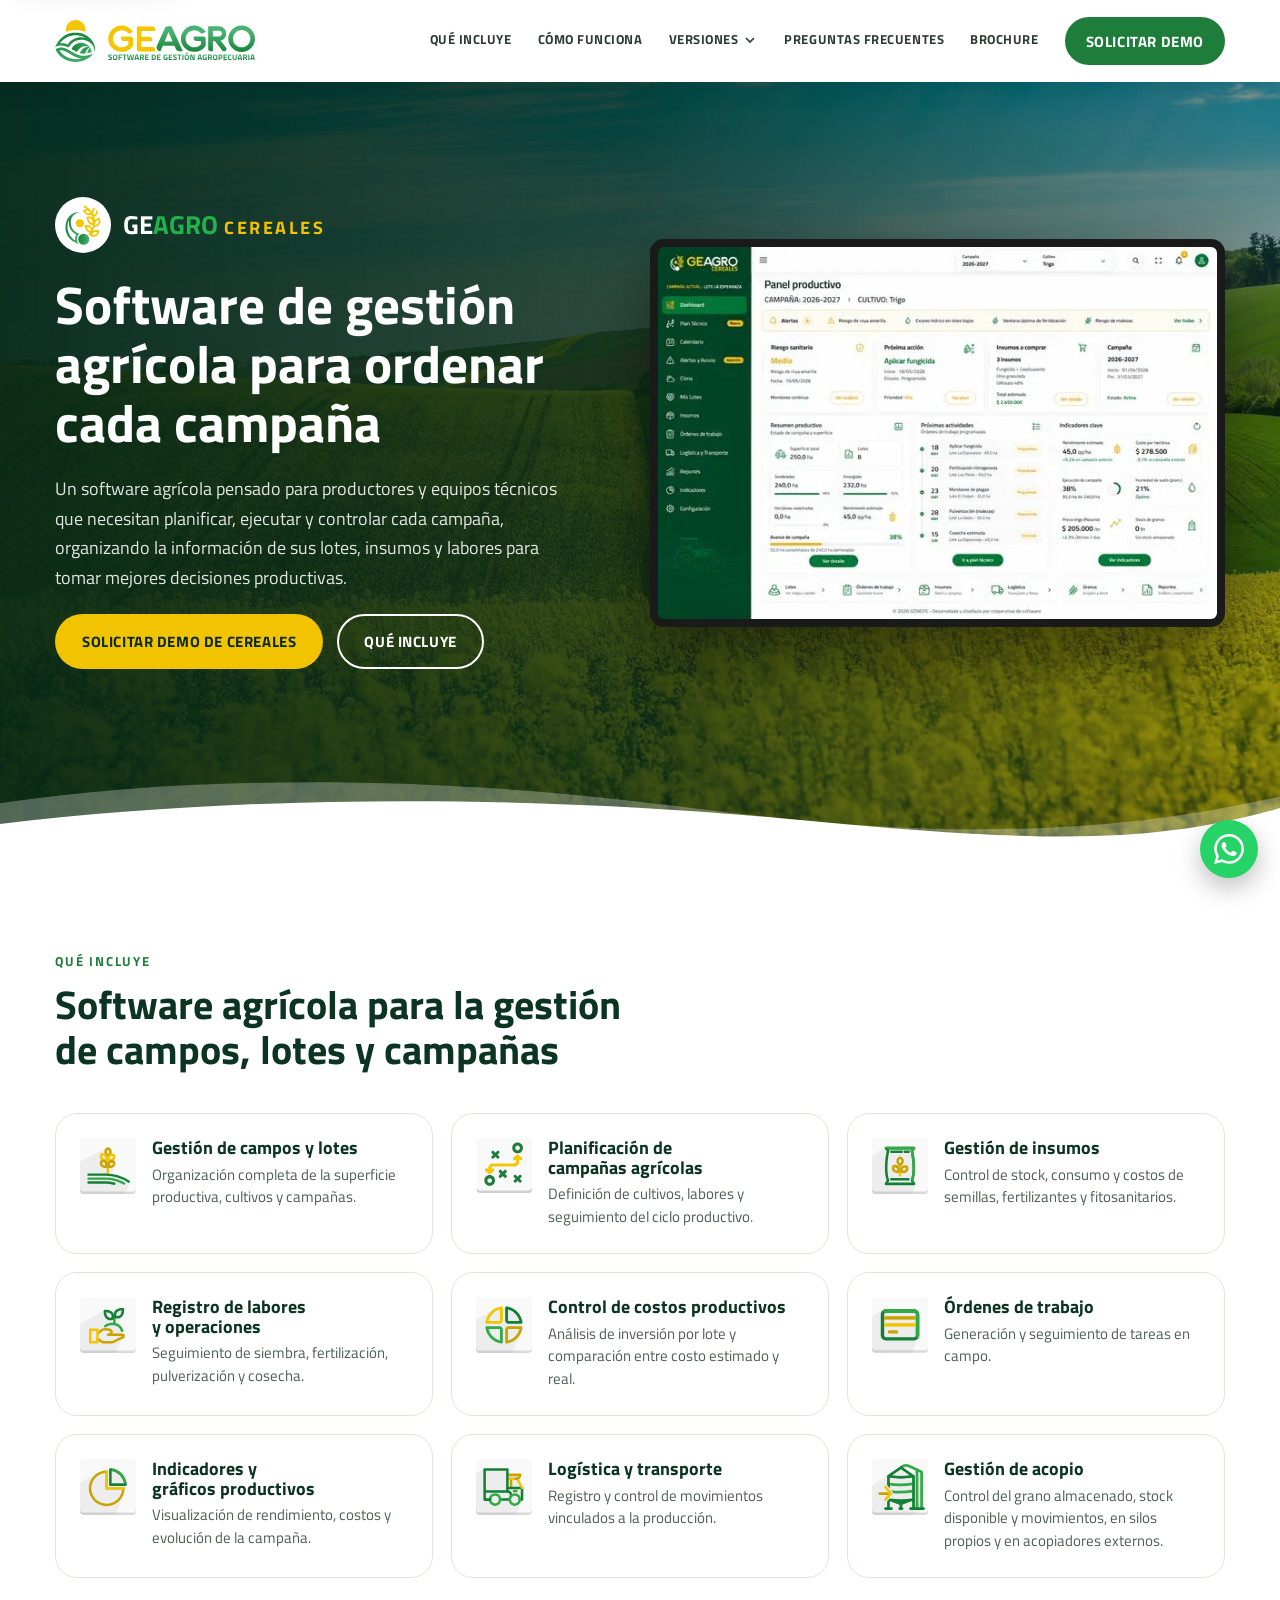
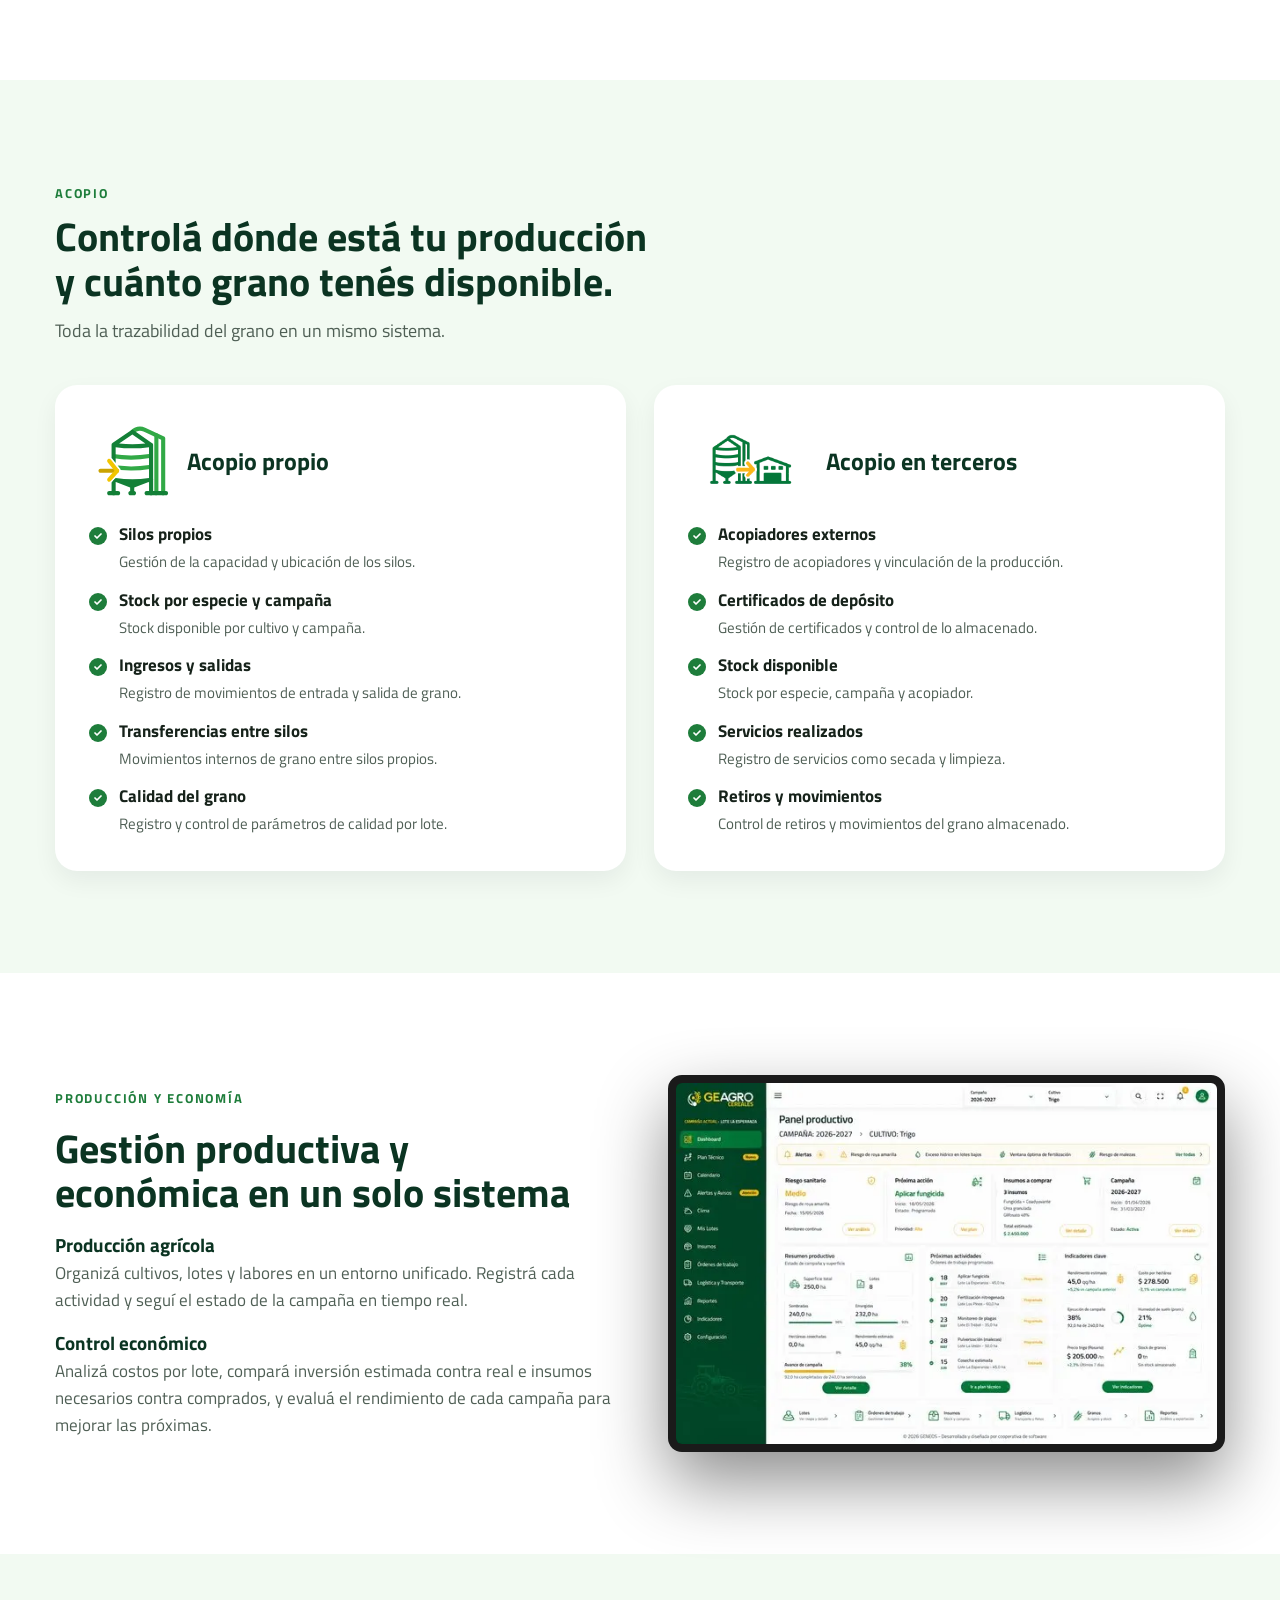
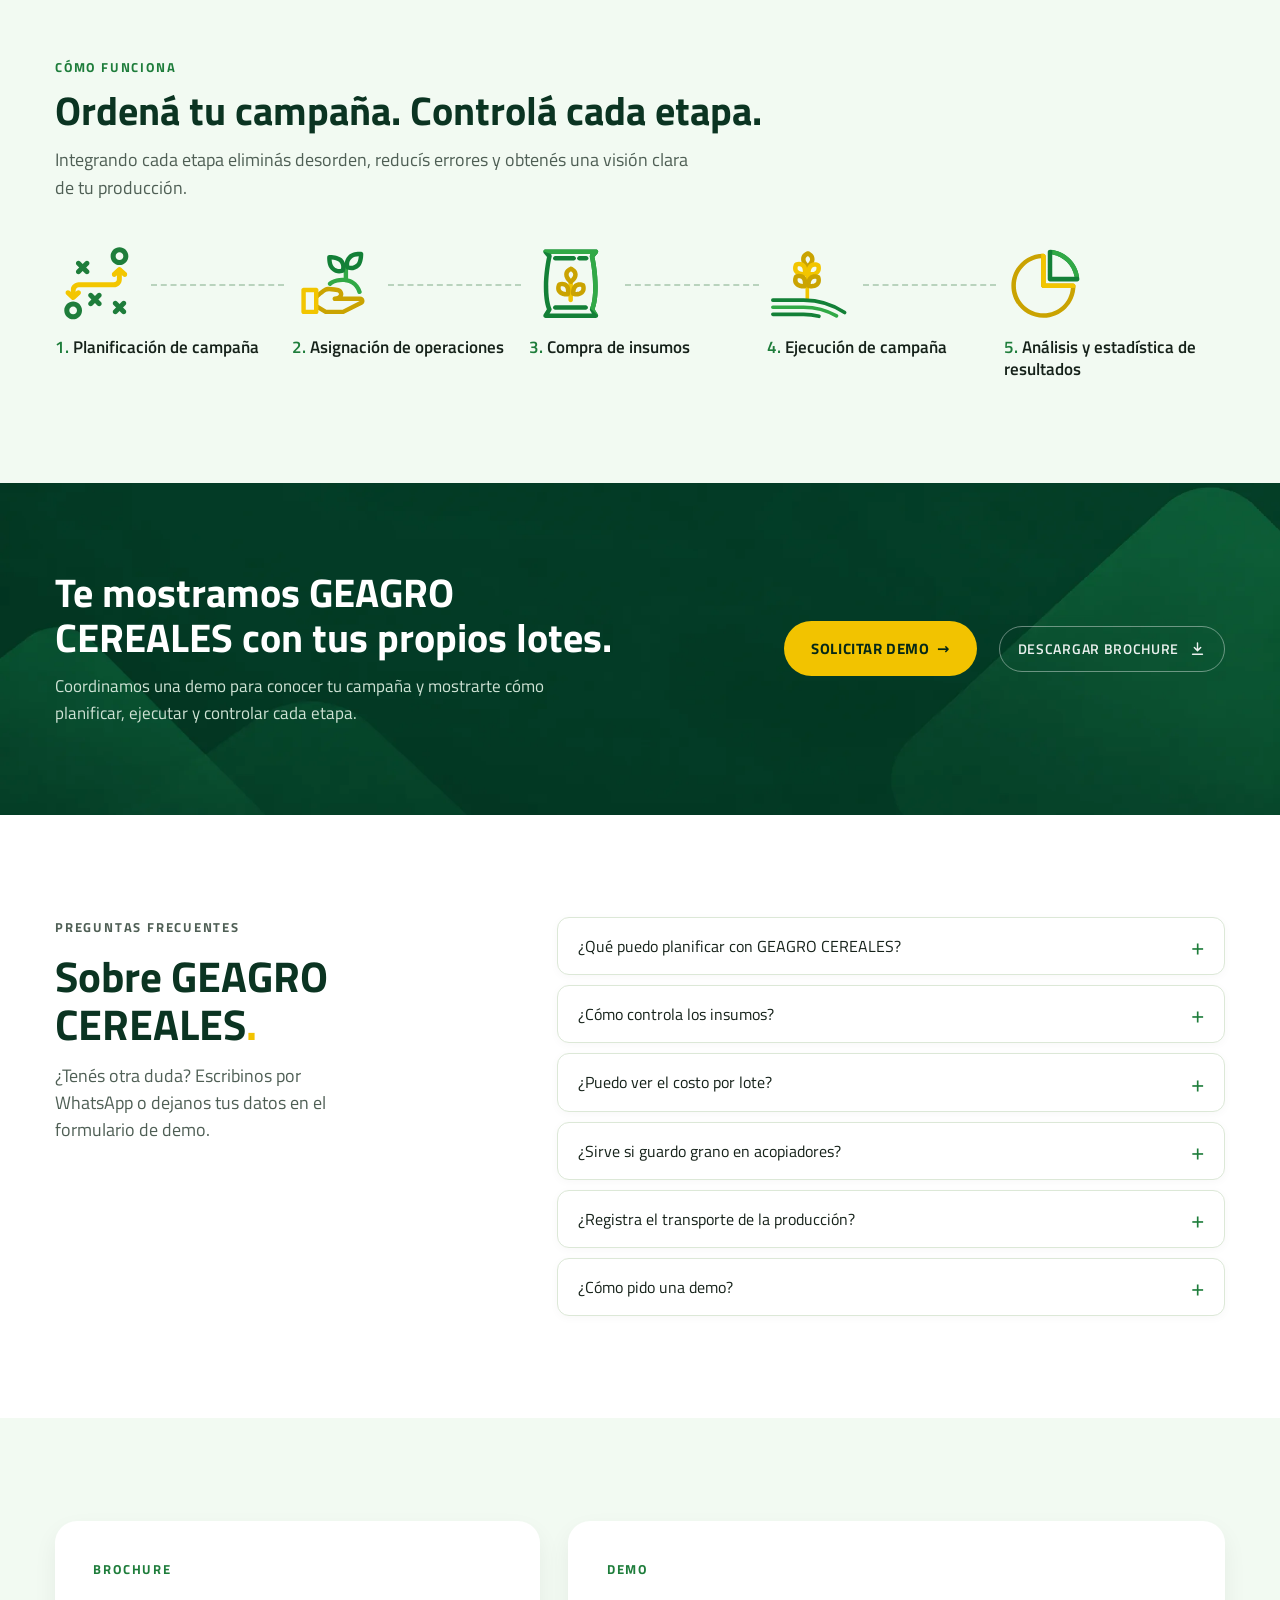
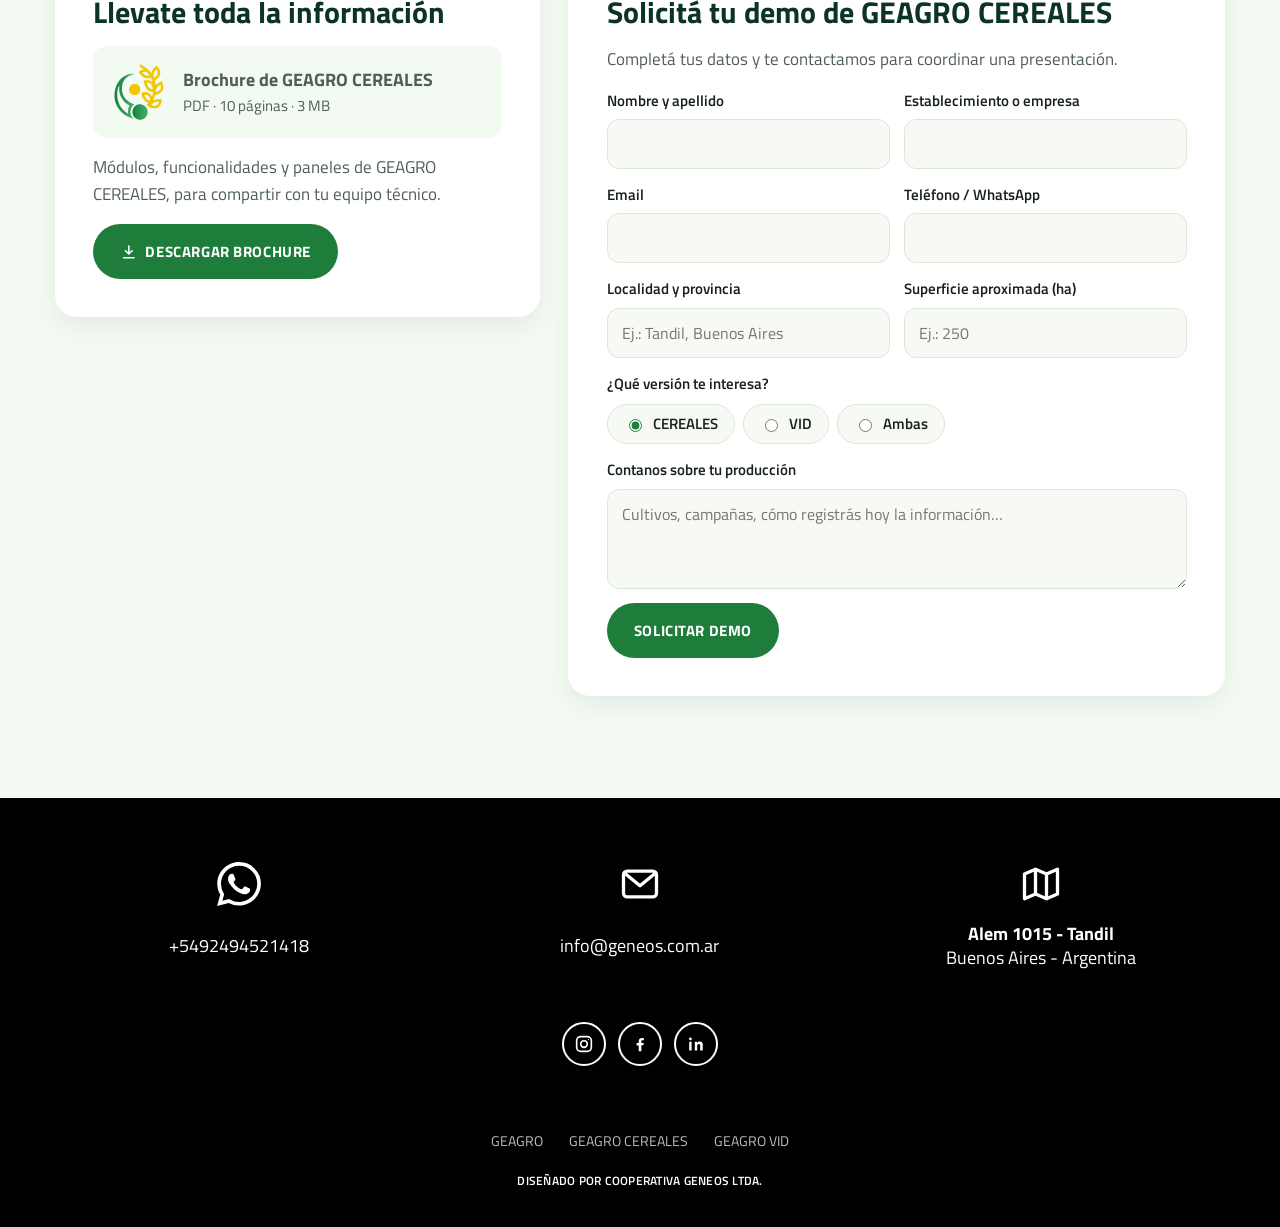
<file: cereales/index.html>
<!doctype html>
<html lang="es">
<head>
<meta charset="utf-8">
<meta name="viewport" content="width=device-width, initial-scale=1">
<title>GEAGRO CEREALES | Software agrícola para gestión de campos</title>
<meta name="description" content="Software de gestión agrícola para planificar campañas, controlar lotes, labores, insumos y costos, y seguir el acopio de granos. Por la Cooperativa GENEOS.">
<meta name="robots" content="index, follow">
<link rel="canonical" href="https://sorensenclara.github.io/geagro-web/cereales/">
<meta name="theme-color" content="#0b3422">
<meta property="og:type" content="website">
<meta property="og:locale" content="es_AR">
<meta property="og:site_name" content="GEAGRO">
<meta property="og:title" content="GEAGRO CEREALES | Software agrícola para gestión de campos">
<meta property="og:description" content="Software de gestión agrícola para planificar campañas, controlar lotes, labores, insumos y costos, y seguir el acopio de granos. Por la Cooperativa GENEOS.">
<meta property="og:url" content="https://sorensenclara.github.io/geagro-web/cereales/">
<meta property="og:image" content="https://sorensenclara.github.io/geagro-web/assets/images/cereales/og-cereales.jpg">
<meta property="og:image:width" content="1200">
<meta property="og:image:height" content="630">
<meta property="og:image:alt" content="GEAGRO CEREALES, software de gestión agrícola para campañas, lotes y acopio">
<meta name="twitter:card" content="summary_large_image">
<meta name="twitter:site" content="@CoopGENEOS">
<meta name="twitter:title" content="GEAGRO CEREALES | Software agrícola para gestión de campos">
<meta name="twitter:description" content="Software de gestión agrícola para planificar campañas, controlar lotes, labores, insumos y costos, y seguir el acopio de granos. Por la Cooperativa GENEOS.">
<meta name="twitter:image" content="https://sorensenclara.github.io/geagro-web/assets/images/cereales/og-cereales.jpg">
<meta name="twitter:image:alt" content="GEAGRO CEREALES, software de gestión agrícola para campañas, lotes y acopio">
<link rel="preload" as="image" href="../assets/images/cereales/campo-bg-1600.avif" type="image/avif" media="(min-width: 901px)" fetchpriority="high">
<link rel="preload" as="image" href="../assets/images/cereales/campo-bg-900.avif" type="image/avif" media="(max-width: 900px)" fetchpriority="high">
<link rel="icon" href="../favicon.ico" sizes="48x48">
<link rel="icon" type="image/png" sizes="32x32" href="../assets/icons/favicon/favicon-32x32.png">
<link rel="icon" type="image/png" sizes="16x16" href="../assets/icons/favicon/favicon-16x16.png">
<link rel="apple-touch-icon" sizes="180x180" href="../assets/icons/favicon/apple-touch-icon.png">
<link rel="manifest" href="../assets/icons/favicon/site.webmanifest">
<link rel="preload" href="../assets/fonts/titillium-web-latin-400-normal.woff2" as="font" type="font/woff2" crossorigin>
<link rel="preload" href="../assets/fonts/titillium-web-latin-700-normal.woff2" as="font" type="font/woff2" crossorigin>
<link rel="stylesheet" href="../assets/css/geagro-landing.css">
<script type="application/ld+json">
{
 "@context": "https://schema.org",
 "@graph": [
  {
   "@type": "Organization",
   "@id": "https://sorensenclara.github.io/geagro-web/#geneos",
   "name": "Cooperativa GENEOS Ltda.",
   "alternateName": "GENEOS",
   "url": "https://geneos.coop.ar/",
   "logo": {
    "@type": "ImageObject",
    "url": "https://sorensenclara.github.io/geagro-web/assets/icons/brand/geneos-logo.png",
    "width": 640,
    "height": 220
   },
   "email": "info@geneos.com.ar",
   "telephone": "+54 9 2494 521418",
   "address": {
    "@type": "PostalAddress",
    "streetAddress": "Alem 1015",
    "addressLocality": "Tandil",
    "addressRegion": "Buenos Aires",
    "addressCountry": "AR"
   },
   "sameAs": [
    "https://www.facebook.com/coopgeneos/",
    "https://www.instagram.com/coopgeneos/",
    "https://ar.linkedin.com/company/geneos-coop"
   ]
  },
  {
   "@type": "WebSite",
   "@id": "https://sorensenclara.github.io/geagro-web/#web",
   "url": "https://sorensenclara.github.io/geagro-web/",
   "name": "GEAGRO",
   "inLanguage": "es-AR",
   "publisher": {
    "@id": "https://sorensenclara.github.io/geagro-web/#geneos"
   }
  },
  {
   "@type": "SoftwareApplication",
   "@id": "https://sorensenclara.github.io/geagro-web/cereales/#software",
   "name": "GEAGRO CEREALES",
   "applicationCategory": "BusinessApplication",
   "applicationSubCategory": "Software de gestión agrícola",
   "operatingSystem": "Web",
   "url": "https://sorensenclara.github.io/geagro-web/cereales/",
   "image": "https://sorensenclara.github.io/geagro-web/assets/images/cereales/panel-campo.jpg",
   "description": "Software de gestión agrícola para planificar campañas, controlar lotes, labores, insumos y costos, y seguir el acopio de granos. Por la Cooperativa GENEOS.",
   "inLanguage": "es-AR",
   "publisher": {
    "@id": "https://sorensenclara.github.io/geagro-web/#geneos"
   },
   "isPartOf": {
    "@id": "https://sorensenclara.github.io/geagro-web/#web"
   },
   "featureList": [
    "Gestión de campos y lotes",
    "Planificación de campañas agrícolas",
    "Gestión de insumos",
    "Registro de labores y operaciones",
    "Control de costos productivos",
    "Órdenes de trabajo",
    "Indicadores y gráficos productivos",
    "Logística y transporte",
    "Gestión de acopio"
   ]
  },
  {
   "@type": "BreadcrumbList",
   "itemListElement": [
    {
     "@type": "ListItem",
     "position": 1,
     "name": "GEAGRO",
     "item": "https://sorensenclara.github.io/geagro-web/"
    },
    {
     "@type": "ListItem",
     "position": 2,
     "name": "GEAGRO CEREALES",
     "item": "https://sorensenclara.github.io/geagro-web/cereales/"
    }
   ]
  },
  {
   "@type": "FAQPage",
   "@id": "https://sorensenclara.github.io/geagro-web/cereales/#faq",
   "url": "https://sorensenclara.github.io/geagro-web/cereales/",
   "mainEntity": [
    {
     "@type": "Question",
     "name": "¿Qué puedo planificar con GEAGRO CEREALES?",
     "acceptedAnswer": {
      "@type": "Answer",
      "text": "Cultivos, labores e insumos de cada campaña, por lote. A partir de esa planificación generás órdenes de trabajo y seguís el ciclo productivo hasta la cosecha."
     }
    },
    {
     "@type": "Question",
     "name": "¿Cómo controla los insumos?",
     "acceptedAnswer": {
      "@type": "Answer",
      "text": "Llevás el stock, el consumo y el costo de semillas, fertilizantes y fitosanitarios, y comparás los insumos necesarios con los comprados."
     }
    },
    {
     "@type": "Question",
     "name": "¿Puedo ver el costo por lote?",
     "acceptedAnswer": {
      "@type": "Answer",
      "text": "Sí. Analizás la inversión por lote y comparás el costo estimado con el real, junto con el rendimiento de la campaña."
     }
    },
    {
     "@type": "Question",
     "name": "¿Sirve si guardo grano en acopiadores?",
     "acceptedAnswer": {
      "@type": "Answer",
      "text": "Sí. Además de tus silos propios, registrás acopiadores externos, certificados de depósito, servicios realizados, stock disponible y retiros."
     }
    },
    {
     "@type": "Question",
     "name": "¿Registra el transporte de la producción?",
     "acceptedAnswer": {
      "@type": "Answer",
      "text": "Sí, el módulo de logística y transporte registra y controla los movimientos vinculados a la producción."
     }
    },
    {
     "@type": "Question",
     "name": "¿Cómo pido una demo?",
     "acceptedAnswer": {
      "@type": "Answer",
      "text": "Completá el formulario de esta página o escribinos por WhatsApp. Te contactamos para conocer tu producción y coordinar la presentación."
     }
    }
   ]
  }
 ]
}
</script>
</head>
<body id="inicio" class="page-version theme-campo">
<a class="skip-link" href="#contenido">Saltar al contenido</a>

<header class="site-header">
  <div class="container nav">
    <a class="brand" href="../" aria-label="GEAGRO, ir al inicio"><img src="../assets/icons/brand/logo-geagro.svg" alt="GEAGRO Software de gestión agropecuaria" width="200" height="43"></a>

    <button class="menu-toggle" id="menuToggle" aria-expanded="false" aria-controls="mainNav" aria-label="Abrir menú">
      <span></span><span></span><span></span>
    </button>

    <nav class="menu" id="mainNav" aria-label="Principal">
      <a href="#incluye">Qué incluye</a>
      <a href="#como-funciona">Cómo funciona</a>
      <div class="dropdown" id="ddVersiones">
        <button type="button" class="dropdown-toggle" id="ddBtn" aria-expanded="false" aria-controls="ddMenu">
          Versiones
          <svg viewBox="0 0 24 24" aria-hidden="true"><path d="m6 9 6 6 6-6"/></svg>
        </button>
        <div class="dropdown-menu" id="ddMenu" hidden>
          <a href="../cereales/" class="dd-item dd-campo is-current" aria-current="page">
            <img src="../assets/icons/brand/isologo-campo.svg" alt="" width="40" height="40">
            <span><strong>GEAGRO CEREALES</strong><small>Campañas agrícolas, insumos, costos y acopio · Estás acá</small></span>
          </a>
          <a href="../vid/" class="dd-item dd-vid">
            <img src="../assets/icons/brand/isologo-vid.svg" alt="" width="40" height="40">
            <span><strong>GEAGRO VID</strong><small>Viñedos: clima, fenología y sanidad</small></span>
          </a>
        </div>
      </div>
      <a href="#faq">Preguntas frecuentes</a>
      <a href="../assets/docs/Brochure-GEAGRO-CEREALES.pdf" target="_blank" rel="noopener noreferrer">Brochure</a>
      <a href="#demo" class="btn btn-primary btn-sm">Solicitar demo</a>
    </nav>
  </div>
</header>

<main id="contenido">

  <!-- HERO -->
  <section class="hero hero-campo">
    <div class="container hero-grid">
      <div class="hero-copy">
        <p class="hero-wm"><img src="../assets/icons/brand/isologo-campo.svg" alt="" width="56" height="56"><span>GE<em>AGRO</em> <b>CEREALES</b></span></p>
        <h1>Software de gestión agrícola para ordenar cada campaña</h1>
        <p class="hero-lead">Un software agrícola pensado para productores y equipos técnicos que necesitan planificar, ejecutar y controlar cada campaña, organizando la información de sus lotes, insumos y labores para tomar mejores decisiones productivas.</p>
        <div class="hero-actions">
          <a href="#demo" class="btn btn-sun">Solicitar demo de CEREALES</a>
          <a href="#incluye" class="btn btn-outline-light">Qué incluye</a>
        </div>
      </div>
      <div class="hero-media hero-media-single">
        <div class="monitor"><picture><source srcset="../assets/images/cereales/panel-campo.webp" type="image/webp"><img src="../assets/images/cereales/panel-campo.jpg" alt="Panel productivo de GEAGRO CEREALES con riesgo sanitario, próxima acción, insumos a comprar e indicadores de la campaña" width="615" height="410" fetchpriority="high"></picture></div>
      </div>
    </div>
  </section>

  <!-- QUÉ INCLUYE -->
  <section class="section" id="incluye">
    <div class="container">
      <div class="section-head">
        <p class="eyebrow">Qué incluye</p>
        <h2>Software agrícola para la gestión de campos, lotes y campañas</h2>
      </div>
      <ul class="features">
          <li><img src="../assets/icons/cereales/campo-campo.svg" alt="" width="64" height="64" loading="lazy" decoding="async"><div><h3>Gestión de campos y lotes</h3><p>Organización completa de la superficie productiva, cultivos y campañas.</p></div></li>
          <li><img src="../assets/icons/cereales/campo-plan-tecnico.svg" alt="" width="64" height="64" loading="lazy" decoding="async"><div><h3>Planificación de campañas agrícolas</h3><p>Definición de cultivos, labores y seguimiento del ciclo productivo.</p></div></li>
          <li><img src="../assets/icons/cereales/campo-insumos.svg" alt="" width="64" height="64" loading="lazy" decoding="async"><div><h3>Gestión de insumos</h3><p>Control de stock, consumo y costos de semillas, fertilizantes y fitosanitarios.</p></div></li>
          <li><img src="../assets/icons/cereales/campo-operaciones.svg" alt="" width="64" height="64" loading="lazy" decoding="async"><div><h3>Registro de labores y operaciones</h3><p>Seguimiento de siembra, fertilización, pulverización y cosecha.</p></div></li>
          <li><img src="../assets/icons/cereales/campo-control.svg" alt="" width="64" height="64" loading="lazy" decoding="async"><div><h3>Control de costos productivos</h3><p>Análisis de inversión por lote y comparación entre costo estimado y real.</p></div></li>
          <li><img src="../assets/icons/cereales/campo-compras.svg" alt="" width="64" height="64" loading="lazy" decoding="async"><div><h3>Órdenes de trabajo</h3><p>Generación y seguimiento de tareas en campo.</p></div></li>
          <li><img src="../assets/icons/cereales/campo-graficos.svg" alt="" width="64" height="64" loading="lazy" decoding="async"><div><h3>Indicadores y gráficos productivos</h3><p>Visualización de rendimiento, costos y evolución de la campaña.</p></div></li>
          <li><img src="../assets/icons/cereales/campo-transporte.svg" alt="" width="64" height="64" loading="lazy" decoding="async"><div><h3>Logística y transporte</h3><p>Registro y control de movimientos vinculados a la producción.</p></div></li>
          <li><img src="../assets/icons/cereales/campo-acopio.svg" alt="" width="64" height="64" loading="lazy" decoding="async"><div><h3>Gestión de acopio</h3><p>Control del grano almacenado, stock disponible y movimientos, en silos propios y en acopiadores externos.</p></div></li>
      </ul>
    </div>
  </section>

  <!-- ACOPIO -->
  <section class="section section-soft" id="acopio">
    <div class="container">
      <div class="section-head">
        <p class="eyebrow">Acopio</p>
        <h2>Controlá dónde está tu producción y cuánto grano tenés disponible.</h2>
        <p class="section-lead">Toda la trazabilidad del grano en un mismo sistema.</p>
      </div>
      <div class="split">
        <div class="panel-card">
          <h3><img src="../assets/icons/proceso/campo-acopio-propio.svg" alt="" width="82" height="82" loading="lazy" decoding="async">Acopio propio</h3>
          <ul class="checks">
            <li><b>Silos propios</b><span>Gestión de la capacidad y ubicación de los silos.</span></li>
            <li><b>Stock por especie y campaña</b><span>Stock disponible por cultivo y campaña.</span></li>
            <li><b>Ingresos y salidas</b><span>Registro de movimientos de entrada y salida de grano.</span></li>
            <li><b>Transferencias entre silos</b><span>Movimientos internos de grano entre silos propios.</span></li>
            <li><b>Calidad del grano</b><span>Registro y control de parámetros de calidad por lote.</span></li>
          </ul>
        </div>
        <div class="panel-card">
          <h3><img class="wide" src="../assets/icons/proceso/campo-acopio-terceros.svg" alt="" width="130" height="87" loading="lazy" decoding="async">Acopio en terceros</h3>
          <ul class="checks">
            <li><b>Acopiadores externos</b><span>Registro de acopiadores y vinculación de la producción.</span></li>
            <li><b>Certificados de depósito</b><span>Gestión de certificados y control de lo almacenado.</span></li>
            <li><b>Stock disponible</b><span>Stock por especie, campaña y acopiador.</span></li>
            <li><b>Servicios realizados</b><span>Registro de servicios como secada y limpieza.</span></li>
            <li><b>Retiros y movimientos</b><span>Control de retiros y movimientos del grano almacenado.</span></li>
          </ul>
        </div>
      </div>
    </div>
  </section>

  <!-- GESTIÓN PRODUCTIVA Y ECONÓMICA -->
  <section class="section prod-eco">
    <div class="container split split-media">
      <div class="stack">
        <p class="eyebrow">Producción y economía</p>
        <h2>Gestión productiva y económica en un solo sistema</h2>
        <div class="stack-item"><h3>Producción agrícola</h3><p>Organizá cultivos, lotes y labores en un entorno unificado. Registrá cada actividad y seguí el estado de la campaña en tiempo real.</p></div>
        <div class="stack-item"><h3>Control económico</h3><p>Analizá costos por lote, compará inversión estimada contra real e insumos necesarios contra comprados, y evaluá el rendimiento de cada campaña para mejorar las próximas.</p></div>
      </div>
      <div class="monitor"><picture><source srcset="../assets/images/cereales/panel-campo.webp" type="image/webp"><img src="../assets/images/cereales/panel-campo.jpg" alt="Indicadores de rendimiento, costos y ejecución de campaña en GEAGRO CEREALES" width="615" height="410" loading="lazy" decoding="async"></picture></div>
    </div>
  </section>

  <!-- FLUJO -->
  <section class="section section-soft" id="como-funciona">
    <div class="container">
      <div class="section-head">
        <p class="eyebrow">Cómo funciona</p>
        <h2>Ordená tu campaña. Controlá cada etapa.</h2>
        <p class="section-lead">Integrando cada etapa eliminás desorden, reducís errores y obtenés una visión clara de tu producción.</p>
      </div>
      <ol class="flow" style="grid-template-columns:repeat(5,1fr)">
          <li><img src="../assets/icons/proceso/campo-paso-planifica.svg" alt="" width="64" height="64" loading="lazy" decoding="async"><span>Planificación de campaña</span></li>
          <li><img src="../assets/icons/proceso/campo-paso-asigna.svg" alt="" width="64" height="64" loading="lazy" decoding="async"><span>Asignación de operaciones</span></li>
          <li><img src="../assets/icons/proceso/campo-paso-compra.svg" alt="" width="64" height="64" loading="lazy" decoding="async"><span>Compra de insumos</span></li>
          <li><img src="../assets/icons/proceso/campo-paso-ejecucion.svg" alt="" width="64" height="64" loading="lazy" decoding="async"><span>Ejecución de campaña</span></li>
          <li><img src="../assets/icons/proceso/campo-paso-analisis.svg" alt="" width="64" height="64" loading="lazy" decoding="async"><span>Análisis y estadística de resultados</span></li>
      </ol>
    </div>
  </section>

  <!-- CTA (componente cta-version) -->
  <section class="cta-band cta-version" style="--cta-bg-color: #043b26; background-image: url('../assets/images/backgrounds/bg-cta-cereales.webp');">
    <div class="container cta-grid">
      <div>
        <h2>Te mostramos GEAGRO CEREALES con tus propios lotes.</h2>
        <p>Coordinamos una demo para conocer tu campaña y mostrarte cómo planificar, ejecutar y controlar cada etapa.</p>
      </div>
      <div class="cta-actions">
        <a href="#demo" class="btn btn-sun" data-version="campo">Solicitar demo <span aria-hidden="true">→</span></a>
        <a href="../assets/docs/Brochure-GEAGRO-CEREALES.pdf" class="btn-cta-secondary" target="_blank" rel="noopener noreferrer">Descargar brochure <svg viewBox="0 0 24 24" aria-hidden="true"><path d="M12 4v11m0 0-4.5-4.5M12 15l4.5-4.5M5 20h14"/></svg></a>
      </div>
    </div>
  </section>

  <!-- FAQ -->
  <section class="section" id="faq">
    <div class="container faq">
      <div class="faq-head">
        <p class="eyebrow">Preguntas frecuentes</p>
        <h2>Sobre GEAGRO CEREALES<span class="how-dot">.</span></h2>
        <p>¿Tenés otra duda? Escribinos por WhatsApp o dejanos tus datos en el formulario de demo.</p>
      </div>
      <div class="faq-list">
        <details name="faq">
          <summary>¿Qué puedo planificar con GEAGRO CEREALES?</summary>
          <p>Cultivos, labores e insumos de cada campaña, por lote. A partir de esa planificación generás órdenes de trabajo y seguís el ciclo productivo hasta la cosecha.</p>
        </details>
        <details name="faq">
          <summary>¿Cómo controla los insumos?</summary>
          <p>Llevás el stock, el consumo y el costo de semillas, fertilizantes y fitosanitarios, y comparás los insumos necesarios con los comprados.</p>
        </details>
        <details name="faq">
          <summary>¿Puedo ver el costo por lote?</summary>
          <p>Sí. Analizás la inversión por lote y comparás el costo estimado con el real, junto con el rendimiento de la campaña.</p>
        </details>
        <details name="faq">
          <summary>¿Sirve si guardo grano en acopiadores?</summary>
          <p>Sí. Además de tus silos propios, registrás acopiadores externos, certificados de depósito, servicios realizados, stock disponible y retiros.</p>
        </details>
        <details name="faq">
          <summary>¿Registra el transporte de la producción?</summary>
          <p>Sí, el módulo de logística y transporte registra y controla los movimientos vinculados a la producción.</p>
        </details>
        <details name="faq">
          <summary>¿Cómo pido una demo?</summary>
          <p>Completá el formulario de esta página o escribinos por WhatsApp. Te contactamos para conocer tu producción y coordinar la presentación.</p>
        </details>
      </div>
    </div>
  </section>

  <!-- BROCHURE + DEMO -->
  <section class="section section-soft">
    <div class="container convert">
      <div class="card brochure" id="brochure">
        <p class="eyebrow">Brochure</p>
        <h2>Llevate toda la información</h2>
        <div class="brochure-file">
          <img src="../assets/icons/brand/isologo-campo.svg" alt="" loading="lazy" decoding="async" width="56" height="56">
          <span><b>Brochure de GEAGRO CEREALES</b>PDF · 10 páginas · 3 MB</span>
        </div>
        <p>Módulos, funcionalidades y paneles de GEAGRO CEREALES, para compartir con tu equipo técnico.</p>
        <a href="../assets/docs/Brochure-GEAGRO-CEREALES.pdf" class="btn btn-primary" download="Brochure-GEAGRO-CEREALES.pdf">
          <svg viewBox="0 0 24 24" aria-hidden="true"><path d="M12 4v11m0 0-4.5-4.5M12 15l4.5-4.5M5 20h14"/></svg>
          Descargar brochure
        </a>
      </div>

      <div class="card demo" id="demo">
        <p class="eyebrow">Demo</p>
        <h2>Solicitá tu demo de GEAGRO CEREALES</h2>
        <p>Completá tus datos y te contactamos para coordinar una presentación.</p>
        <!-- TODO: cuando exista el endpoint (Django), cambiar action/method y quitar el envío por WhatsApp en geagro-landing.js -->
        <form id="demoForm" class="demo-form" action="#" novalidate>
          <div class="row">
            <label for="f-nombre">Nombre y apellido<input id="f-nombre" name="nombre" required autocomplete="name"></label>
            <label for="f-empresa">Establecimiento o empresa<input id="f-empresa" name="empresa" autocomplete="organization"></label>
          </div>
          <div class="row">
            <label for="f-email">Email<input id="f-email" name="email" type="email" required autocomplete="email"></label>
            <label for="f-tel">Teléfono / WhatsApp<input id="f-tel" name="telefono" type="tel" autocomplete="tel"></label>
          </div>
          <div class="row">
            <label for="f-loc">Localidad y provincia<input id="f-loc" name="localidad" placeholder="Ej.: Tandil, Buenos Aires"></label>
            <label for="f-sup">Superficie aproximada (ha)<input id="f-sup" name="superficie" inputmode="decimal" placeholder="Ej.: 250"></label>
          </div>
          <fieldset class="radios">
            <legend>¿Qué versión te interesa?</legend>
            <label for="v-campo"><input type="radio" id="v-campo" name="version" value="CEREALES" checked> CEREALES</label>
            <label for="v-vid"><input type="radio" id="v-vid" name="version" value="VID"> VID</label>
            <label for="v-ambas"><input type="radio" id="v-ambas" name="version" value="Ambas"> Ambas</label>
          </fieldset>
          <label for="f-msg">Contanos sobre tu producción<textarea id="f-msg" name="mensaje" placeholder="Cultivos, campañas, cómo registrás hoy la información…"></textarea></label>
          <div class="form-actions">
            <button type="submit" class="btn btn-primary">Solicitar demo</button>
            <p class="form-status" id="formStatus" role="status"></p>
          </div>
        </form>
      </div>
    </div>
  </section>
</main>

<!-- FOOTER (mismo formato que geneos.coop.ar) -->
<footer class="site-footer">
  <div class="container">
    <div class="footer-contact">
      <a href="https://wa.me/5492494521418" target="_blank" rel="noopener">
        <svg viewBox="0 0 24 24" aria-hidden="true"><path d="M17.472 14.382c-.297-.149-1.758-.867-2.03-.967-.273-.099-.471-.148-.67.15-.197.297-.767.966-.94 1.164-.173.199-.347.223-.644.075-.297-.15-1.255-.463-2.39-1.475-.883-.788-1.48-1.761-1.653-2.059-.173-.297-.018-.458.13-.606.134-.133.298-.347.446-.52.149-.174.198-.298.298-.497.099-.198.05-.371-.025-.52-.075-.149-.669-1.612-.916-2.207-.242-.579-.487-.5-.669-.51-.173-.008-.371-.01-.57-.01-.198 0-.52.074-.792.372-.272.297-1.04 1.016-1.04 2.479 0 1.462 1.065 2.875 1.213 3.074.149.198 2.096 3.2 5.077 4.487.709.306 1.262.489 1.694.625.712.227 1.36.195 1.871.118.571-.085 1.758-.719 2.006-1.413.248-.694.248-1.289.173-1.413-.074-.124-.272-.198-.57-.347m-5.421 7.403h-.004a9.87 9.87 0 01-5.031-1.378l-.361-.214-3.741.982.998-3.648-.235-.374a9.86 9.86 0 01-1.51-5.26c.001-5.45 4.436-9.884 9.888-9.884 2.64 0 5.122 1.03 6.988 2.898a9.825 9.825 0 012.893 6.994c-.003 5.45-4.437 9.884-9.885 9.884m8.413-18.297A11.815 11.815 0 0012.05 0C5.495 0 .16 5.335.157 11.892c0 2.096.547 4.142 1.588 5.945L.057 24l6.305-1.654a11.882 11.882 0 005.683 1.448h.005c6.554 0 11.89-5.335 11.893-11.893a11.821 11.821 0 00-3.48-8.413Z"/></svg>
        <span>+5492494521418</span>
      </a>
      <a href="mailto:info@geneos.com.ar">
        <svg viewBox="0 0 24 24" aria-hidden="true" class="stroke"><rect x="3" y="5" width="18" height="14" rx="2"/><path d="m3.5 6 8.500 7 8.500-7"/></svg>
        <span>info@geneos.com.ar</span>
      </a>
      <a href="https://maps.google.com/?q=Alem+1015+Tandil+Buenos+Aires+Argentina" target="_blank" rel="noopener">
        <svg viewBox="0 0 24 24" aria-hidden="true" class="stroke"><path d="M3 6.5 9 4l6 2.5L21 4v13.5L15 20l-6-2.500L3 20z"/><path d="M9 4v13.5M15 6.5V20"/></svg>
        <span><b>Alem 1015 - Tandil</b><br>Buenos Aires - Argentina</span>
      </a>
    </div>
    <div class="footer-social">
      <a href="https://www.instagram.com/coopgeneos/" target="_blank" rel="noopener" aria-label="Instagram"><svg viewBox="0 0 24 24" class="stroke"><rect x="4" y="4" width="16" height="16" rx="4.5"/><circle cx="12" cy="12" r="3.600"/><circle cx="16.800" cy="7.200" r=".6" class="dot"/></svg></a>
      <a href="https://www.facebook.com/coopgeneos/" target="_blank" rel="noopener" aria-label="Facebook"><svg viewBox="0 0 24 24"><path d="M13.500 20v-6.600h2.200l.4-2.600h-2.600V9.200c0-.8.2-1.300 1.300-1.300h1.400V5.600c-.2 0-1.100-.1-2.100-.1-2.100 0-3.500 1.300-3.500 3.600v1.900H8.300v2.600h2.300V20h2.900Z"/></svg></a>
      <a href="https://ar.linkedin.com/company/geneos-coop" target="_blank" rel="noopener" aria-label="LinkedIn"><svg viewBox="0 0 24 24"><path d="M7.200 9.500H4.600V19h2.600V9.500ZM5.900 5a1.500 1.500 0 1 0 0 3 1.500 1.500 0 0 0 0-3ZM19.400 13.600c0-2.500-.5-4.300-3.400-4.300-1.400 0-2.300.8-2.700 1.500h-.1V9.500h-2.500V19h2.600v-4.700c0-1.200.2-2.400 1.800-2.400 1.500 0 1.500 1.400 1.500 2.500V19h2.700l.1-5.400Z"/></svg></a>
    </div>
    <nav class="footer-nav" aria-label="Páginas de GEAGRO">
      <a href="../">GEAGRO</a>
      <a href="../cereales/">GEAGRO CEREALES</a>
      <a href="../vid/">GEAGRO VID</a>
    </nav>
    <p class="footer-credit">DISEÑADO POR COOPERATIVA GENEOS LTDA.</p>
  </div>
</footer>

<a class="floating-whatsapp" href="https://wa.me/5492494521418" target="_blank" rel="noopener" aria-label="Escribinos por WhatsApp">
  <svg viewBox="0 0 24 24" aria-hidden="true"><path d="M17.472 14.382c-.297-.149-1.758-.867-2.03-.967-.273-.099-.471-.148-.67.15-.197.297-.767.966-.94 1.164-.173.199-.347.223-.644.075-.297-.15-1.255-.463-2.39-1.475-.883-.788-1.48-1.761-1.653-2.059-.173-.297-.018-.458.13-.606.134-.133.298-.347.446-.52.149-.174.198-.298.298-.497.099-.198.05-.371-.025-.52-.075-.149-.669-1.612-.916-2.207-.242-.579-.487-.5-.669-.51-.173-.008-.371-.01-.57-.01-.198 0-.52.074-.792.372-.272.297-1.04 1.016-1.04 2.479 0 1.462 1.065 2.875 1.213 3.074.149.198 2.096 3.2 5.077 4.487.709.306 1.262.489 1.694.625.712.227 1.36.195 1.871.118.571-.085 1.758-.719 2.006-1.413.248-.694.248-1.289.173-1.413-.074-.124-.272-.198-.57-.347m-5.421 7.403h-.004a9.87 9.87 0 01-5.031-1.378l-.361-.214-3.741.982.998-3.648-.235-.374a9.86 9.86 0 01-1.51-5.26c.001-5.45 4.436-9.884 9.888-9.884 2.64 0 5.122 1.03 6.988 2.898a9.825 9.825 0 012.893 6.994c-.003 5.45-4.437 9.884-9.885 9.884m8.413-18.297A11.815 11.815 0 0012.05 0C5.495 0 .16 5.335.157 11.892c0 2.096.547 4.142 1.588 5.945L.057 24l6.305-1.654a11.882 11.882 0 005.683 1.448h.005c6.554 0 11.89-5.335 11.893-11.893a11.821 11.821 0 00-3.48-8.413Z"/></svg>
</a>

<script src="../assets/js/geagro-landing.js"></script>
</body>
</html>
</file>
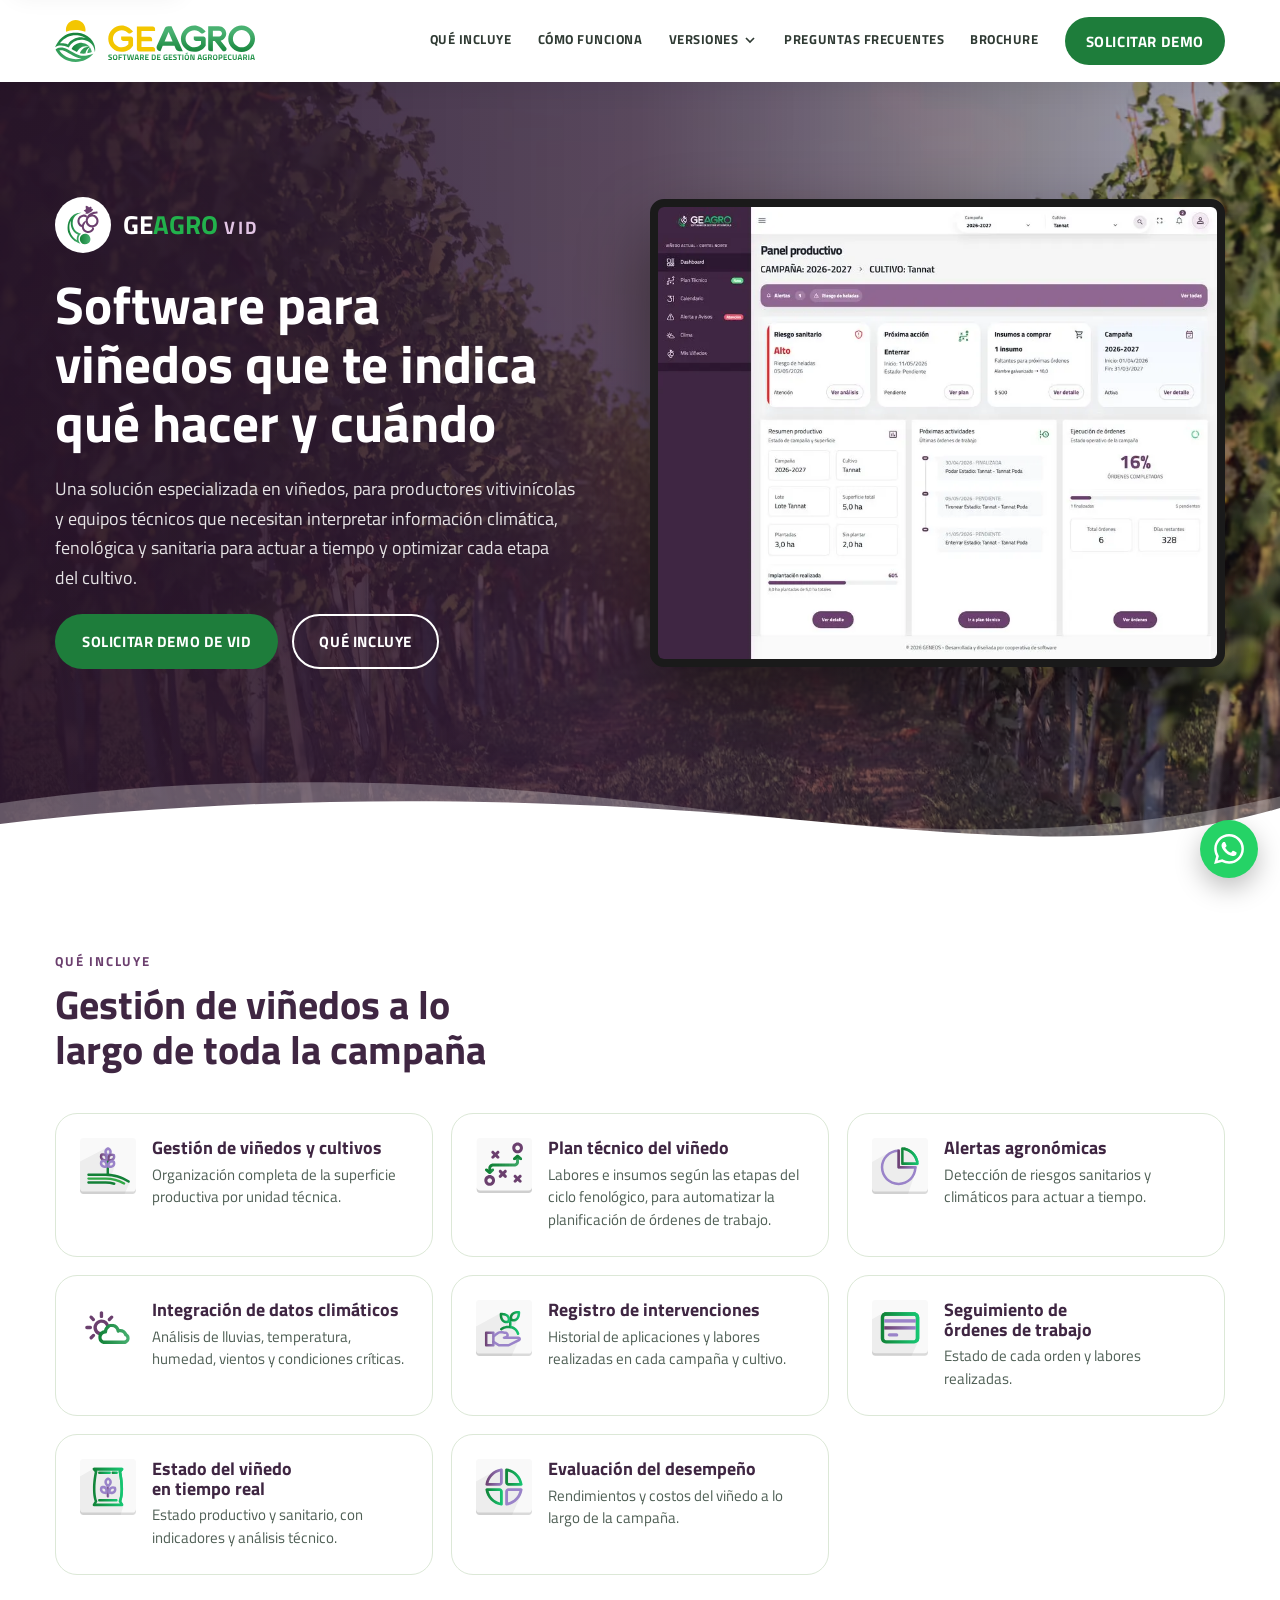
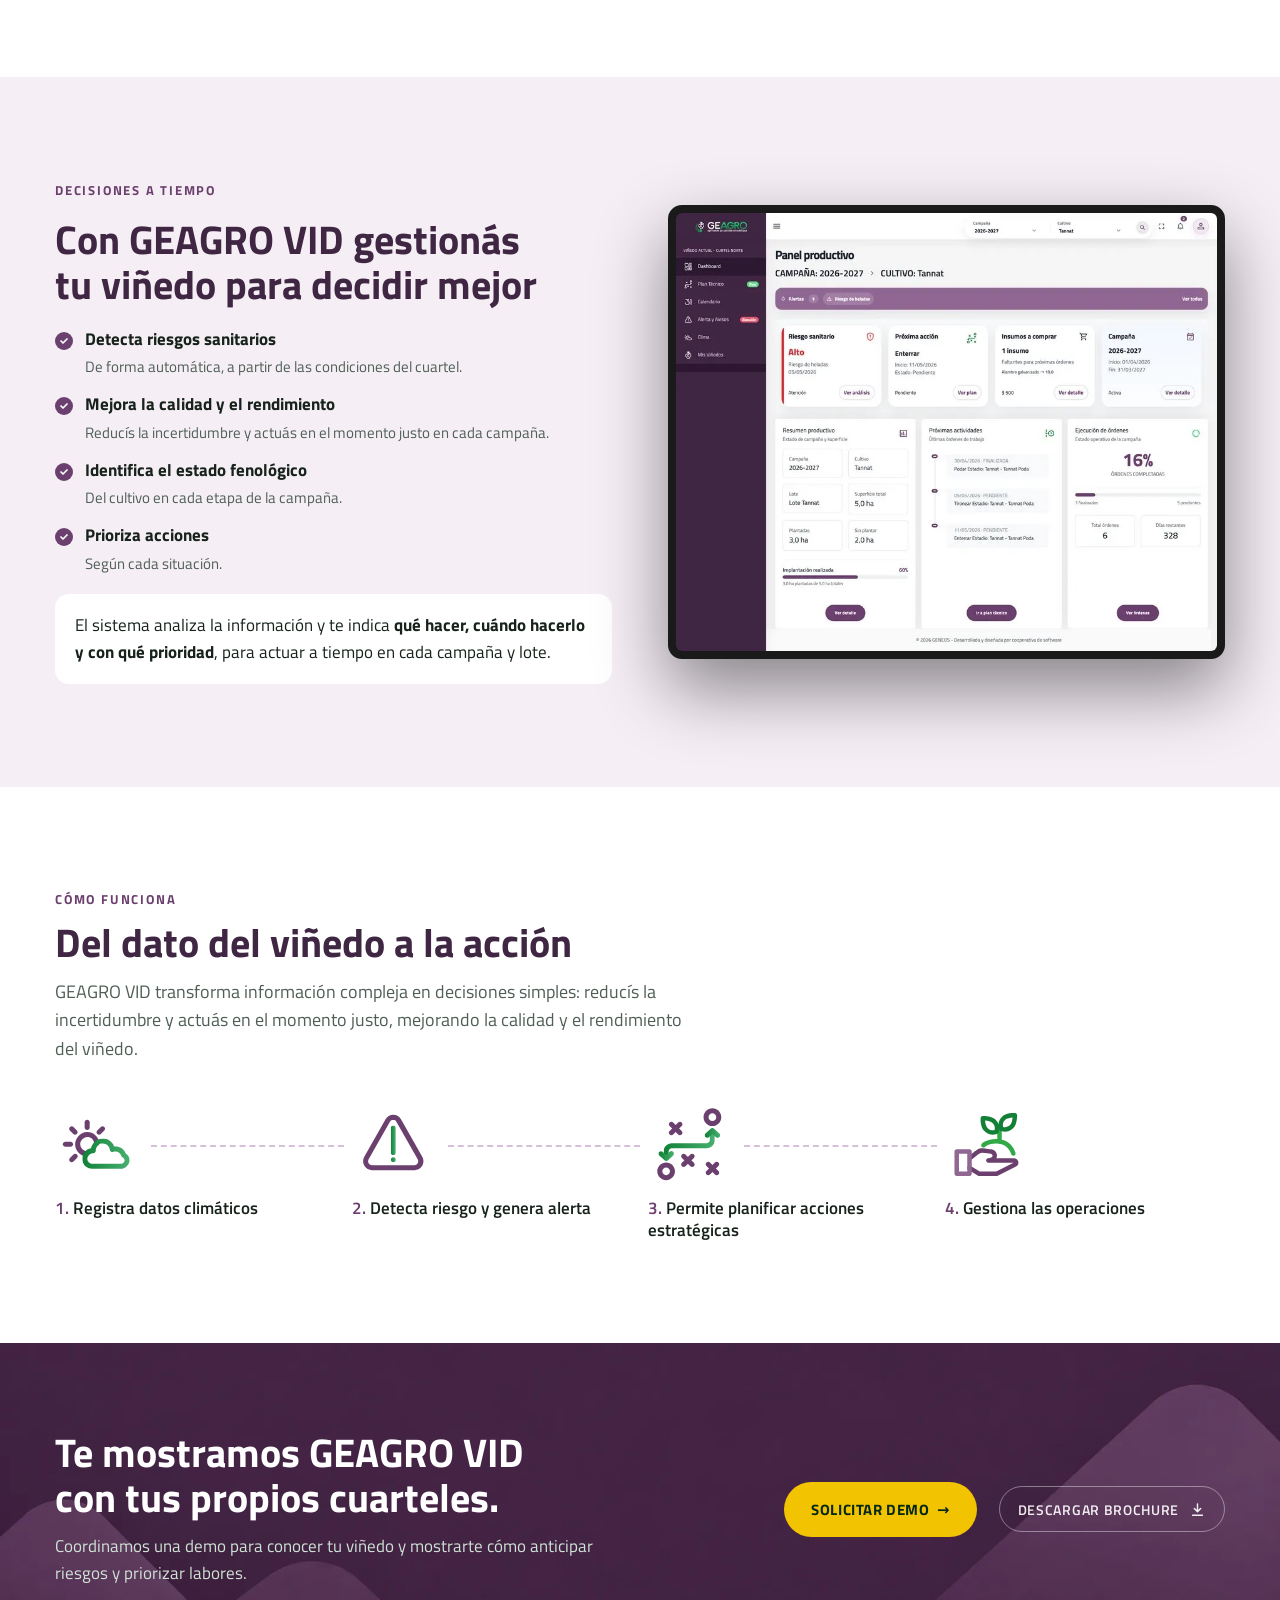
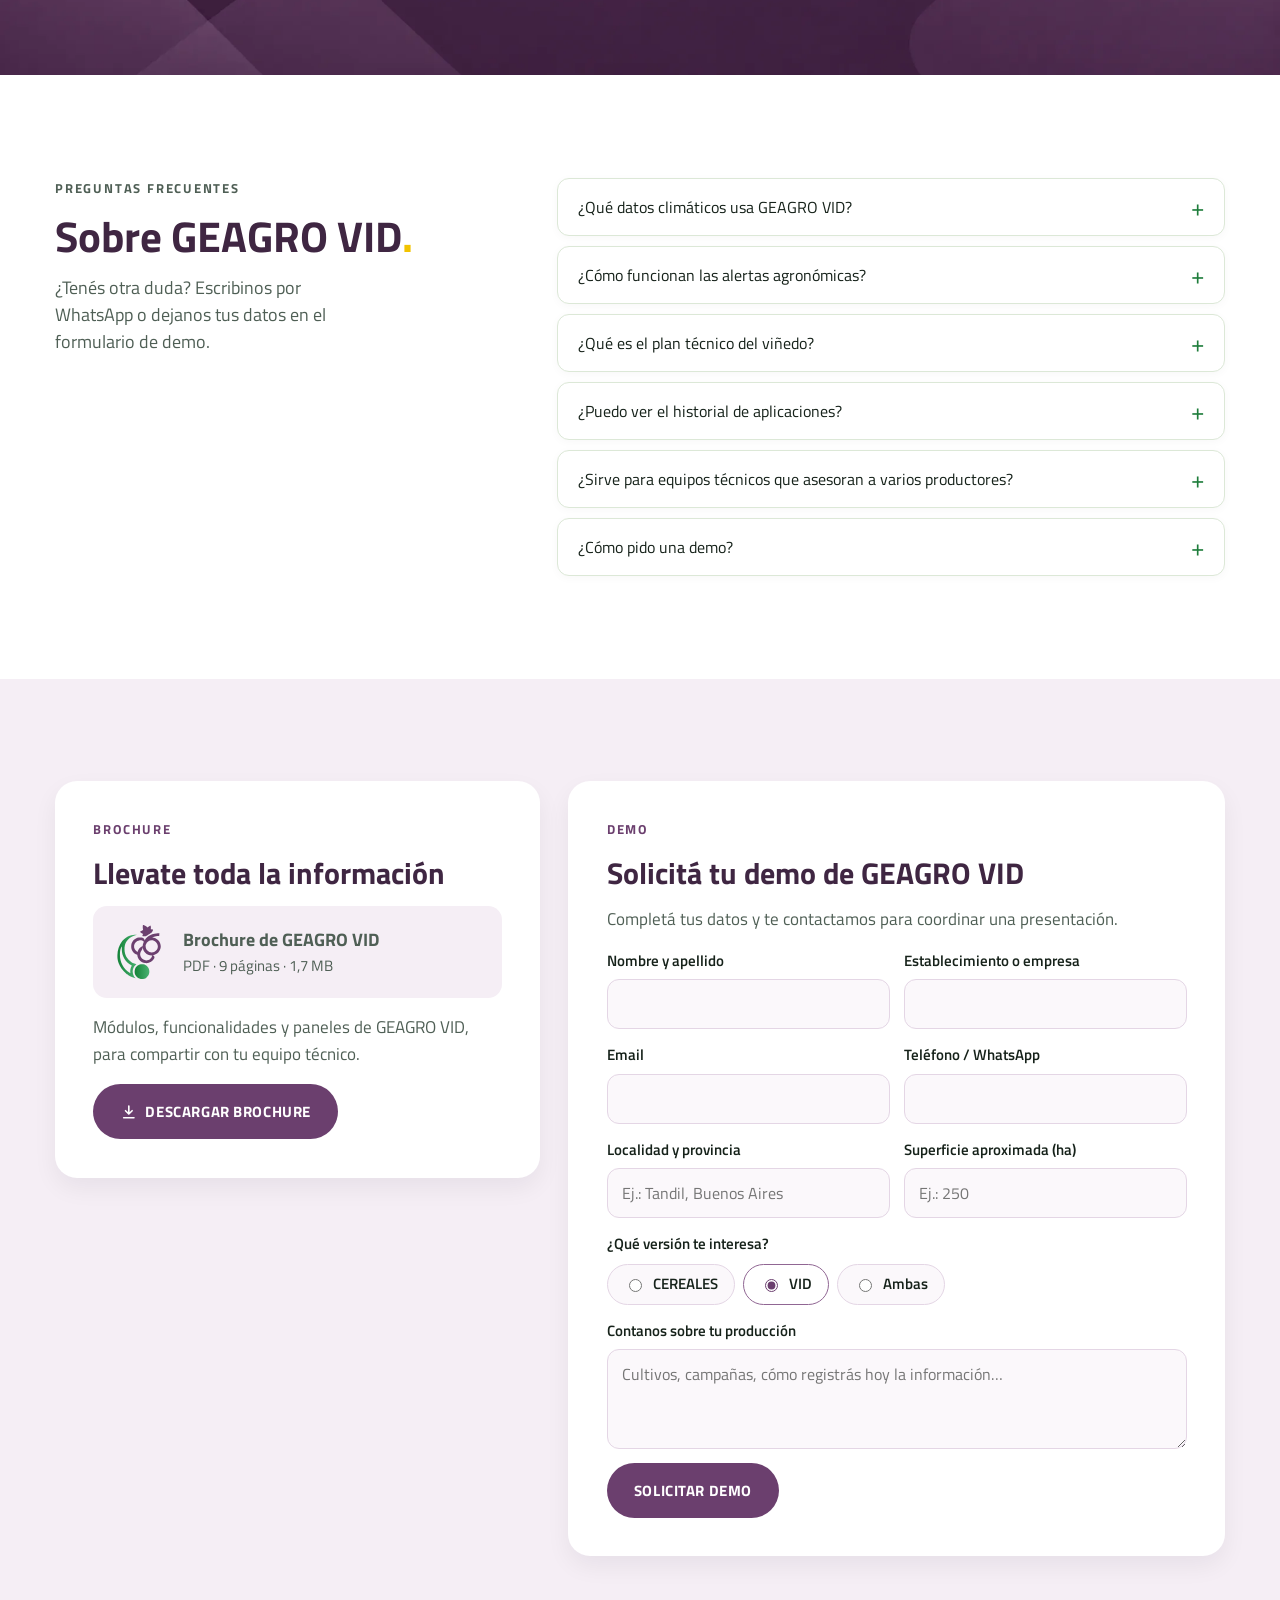
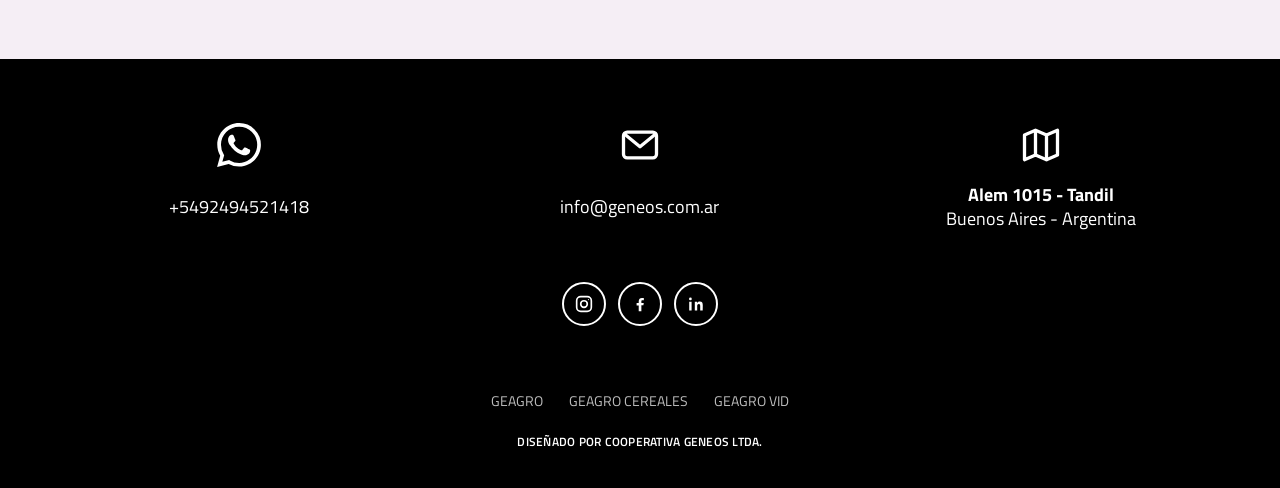
<file: vid/index.html>
<!doctype html>
<html lang="es">
<head>
<meta charset="utf-8">
<meta name="viewport" content="width=device-width, initial-scale=1">
<title>GEAGRO VID | Software para viñedos y gestión vitivinícola</title>
<meta name="description" content="Software para la gestión de viñedos: clima, fenología y riesgos sanitarios por cuartel, plan técnico y labores del viñedo. Por la Cooperativa GENEOS.">
<meta name="robots" content="index, follow">
<link rel="canonical" href="https://sorensenclara.github.io/geagro-web/vid/">
<meta name="theme-color" content="#0b3422">
<meta property="og:type" content="website">
<meta property="og:locale" content="es_AR">
<meta property="og:site_name" content="GEAGRO">
<meta property="og:title" content="GEAGRO VID | Software para viñedos y gestión vitivinícola">
<meta property="og:description" content="Software para la gestión de viñedos: clima, fenología y riesgos sanitarios por cuartel, plan técnico y labores del viñedo. Por la Cooperativa GENEOS.">
<meta property="og:url" content="https://sorensenclara.github.io/geagro-web/vid/">
<meta property="og:image" content="https://sorensenclara.github.io/geagro-web/assets/images/vid/og-vid.jpg">
<meta property="og:image:width" content="1200">
<meta property="og:image:height" content="630">
<meta property="og:image:alt" content="GEAGRO VID, software para viñedos y gestión vitivinícola">
<meta name="twitter:card" content="summary_large_image">
<meta name="twitter:site" content="@CoopGENEOS">
<meta name="twitter:title" content="GEAGRO VID | Software para viñedos y gestión vitivinícola">
<meta name="twitter:description" content="Software para la gestión de viñedos: clima, fenología y riesgos sanitarios por cuartel, plan técnico y labores del viñedo. Por la Cooperativa GENEOS.">
<meta name="twitter:image" content="https://sorensenclara.github.io/geagro-web/assets/images/vid/og-vid.jpg">
<meta name="twitter:image:alt" content="GEAGRO VID, software para viñedos y gestión vitivinícola">
<link rel="preload" as="image" href="../assets/images/vid/vid-bg-1600.avif" type="image/avif" media="(min-width: 901px)" fetchpriority="high">
<link rel="preload" as="image" href="../assets/images/vid/vid-bg-900.avif" type="image/avif" media="(max-width: 900px)" fetchpriority="high">
<link rel="icon" href="../favicon.ico" sizes="48x48">
<link rel="icon" type="image/png" sizes="32x32" href="../assets/icons/favicon/favicon-32x32.png">
<link rel="icon" type="image/png" sizes="16x16" href="../assets/icons/favicon/favicon-16x16.png">
<link rel="apple-touch-icon" sizes="180x180" href="../assets/icons/favicon/apple-touch-icon.png">
<link rel="manifest" href="../assets/icons/favicon/site.webmanifest">
<link rel="preload" href="../assets/fonts/titillium-web-latin-400-normal.woff2" as="font" type="font/woff2" crossorigin>
<link rel="preload" href="../assets/fonts/titillium-web-latin-700-normal.woff2" as="font" type="font/woff2" crossorigin>
<link rel="stylesheet" href="../assets/css/geagro-landing.css">
<script type="application/ld+json">
{
 "@context": "https://schema.org",
 "@graph": [
  {
   "@type": "Organization",
   "@id": "https://sorensenclara.github.io/geagro-web/#geneos",
   "name": "Cooperativa GENEOS Ltda.",
   "alternateName": "GENEOS",
   "url": "https://geneos.coop.ar/",
   "logo": {
    "@type": "ImageObject",
    "url": "https://sorensenclara.github.io/geagro-web/assets/icons/brand/geneos-logo.png",
    "width": 640,
    "height": 220
   },
   "email": "info@geneos.com.ar",
   "telephone": "+54 9 2494 521418",
   "address": {
    "@type": "PostalAddress",
    "streetAddress": "Alem 1015",
    "addressLocality": "Tandil",
    "addressRegion": "Buenos Aires",
    "addressCountry": "AR"
   },
   "sameAs": [
    "https://www.facebook.com/coopgeneos/",
    "https://www.instagram.com/coopgeneos/",
    "https://ar.linkedin.com/company/geneos-coop"
   ]
  },
  {
   "@type": "WebSite",
   "@id": "https://sorensenclara.github.io/geagro-web/#web",
   "url": "https://sorensenclara.github.io/geagro-web/",
   "name": "GEAGRO",
   "inLanguage": "es-AR",
   "publisher": {
    "@id": "https://sorensenclara.github.io/geagro-web/#geneos"
   }
  },
  {
   "@type": "SoftwareApplication",
   "@id": "https://sorensenclara.github.io/geagro-web/vid/#software",
   "name": "GEAGRO VID",
   "applicationCategory": "BusinessApplication",
   "applicationSubCategory": "Software para viñedos y gestión vitivinícola",
   "operatingSystem": "Web",
   "url": "https://sorensenclara.github.io/geagro-web/vid/",
   "image": "https://sorensenclara.github.io/geagro-web/assets/images/vid/panel-vid.jpg",
   "description": "Software para la gestión de viñedos: clima, fenología y riesgos sanitarios por cuartel, plan técnico y labores del viñedo. Por la Cooperativa GENEOS.",
   "inLanguage": "es-AR",
   "publisher": {
    "@id": "https://sorensenclara.github.io/geagro-web/#geneos"
   },
   "isPartOf": {
    "@id": "https://sorensenclara.github.io/geagro-web/#web"
   },
   "featureList": [
    "Gestión de viñedos y cultivos",
    "Plan técnico del viñedo",
    "Alertas agronómicas",
    "Integración de datos climáticos",
    "Registro de intervenciones",
    "Seguimiento de órdenes de trabajo",
    "Estado del viñedo en tiempo real",
    "Evaluación del desempeño"
   ]
  },
  {
   "@type": "BreadcrumbList",
   "itemListElement": [
    {
     "@type": "ListItem",
     "position": 1,
     "name": "GEAGRO",
     "item": "https://sorensenclara.github.io/geagro-web/"
    },
    {
     "@type": "ListItem",
     "position": 2,
     "name": "GEAGRO VID",
     "item": "https://sorensenclara.github.io/geagro-web/vid/"
    }
   ]
  },
  {
   "@type": "FAQPage",
   "@id": "https://sorensenclara.github.io/geagro-web/vid/#faq",
   "url": "https://sorensenclara.github.io/geagro-web/vid/",
   "mainEntity": [
    {
     "@type": "Question",
     "name": "¿Qué datos climáticos usa GEAGRO VID?",
     "acceptedAnswer": {
      "@type": "Answer",
      "text": "Lluvias, temperatura, humedad, vientos y condiciones críticas. Con esa información detecta riesgos y genera alertas."
     }
    },
    {
     "@type": "Question",
     "name": "¿Cómo funcionan las alertas agronómicas?",
     "acceptedAnswer": {
      "@type": "Answer",
      "text": "El sistema cruza los datos climáticos con el estado fenológico del cultivo, detecta riesgos sanitarios y climáticos (por ejemplo, heladas) y te indica la próxima acción con su prioridad."
     }
    },
    {
     "@type": "Question",
     "name": "¿Qué es el plan técnico del viñedo?",
     "acceptedAnswer": {
      "@type": "Answer",
      "text": "Es la definición de labores e insumos según las etapas del ciclo fenológico. A partir de él se planifican automáticamente las órdenes de trabajo."
     }
    },
    {
     "@type": "Question",
     "name": "¿Puedo ver el historial de aplicaciones?",
     "acceptedAnswer": {
      "@type": "Answer",
      "text": "Sí. Queda registrado el historial de aplicaciones y labores realizadas en cada campaña y cultivo."
     }
    },
    {
     "@type": "Question",
     "name": "¿Sirve para equipos técnicos que asesoran a varios productores?",
     "acceptedAnswer": {
      "@type": "Answer",
      "text": "Está pensada para productores y equipos técnicos. Contanos cómo trabajan en el formulario de demo y te mostramos cómo organizarlo."
     }
    },
    {
     "@type": "Question",
     "name": "¿Cómo pido una demo?",
     "acceptedAnswer": {
      "@type": "Answer",
      "text": "Completá el formulario de esta página o escribinos por WhatsApp. Te contactamos para conocer tu viñedo y coordinar la presentación."
     }
    }
   ]
  }
 ]
}
</script>
</head>
<body id="inicio" class="page-version theme-vid">
<a class="skip-link" href="#contenido">Saltar al contenido</a>

<header class="site-header">
  <div class="container nav">
    <a class="brand" href="../" aria-label="GEAGRO, ir al inicio"><img src="../assets/icons/brand/logo-geagro.svg" alt="GEAGRO Software de gestión agropecuaria" width="200" height="43"></a>

    <button class="menu-toggle" id="menuToggle" aria-expanded="false" aria-controls="mainNav" aria-label="Abrir menú">
      <span></span><span></span><span></span>
    </button>

    <nav class="menu" id="mainNav" aria-label="Principal">
      <a href="#incluye">Qué incluye</a>
      <a href="#como-funciona">Cómo funciona</a>
      <div class="dropdown" id="ddVersiones">
        <button type="button" class="dropdown-toggle" id="ddBtn" aria-expanded="false" aria-controls="ddMenu">
          Versiones
          <svg viewBox="0 0 24 24" aria-hidden="true"><path d="m6 9 6 6 6-6"/></svg>
        </button>
        <div class="dropdown-menu" id="ddMenu" hidden>
          <a href="../cereales/" class="dd-item dd-campo">
            <img src="../assets/icons/brand/isologo-campo.svg" alt="" width="40" height="40">
            <span><strong>GEAGRO CEREALES</strong><small>Campañas agrícolas, insumos, costos y acopio</small></span>
          </a>
          <a href="../vid/" class="dd-item dd-vid is-current" aria-current="page">
            <img src="../assets/icons/brand/isologo-vid.svg" alt="" width="40" height="40">
            <span><strong>GEAGRO VID</strong><small>Viñedos: clima, fenología y sanidad · Estás acá</small></span>
          </a>
        </div>
      </div>
      <a href="#faq">Preguntas frecuentes</a>
      <a href="../assets/docs/Brochure-GEAGRO-VID.pdf" target="_blank" rel="noopener noreferrer">Brochure</a>
      <a href="#demo" class="btn btn-primary btn-sm">Solicitar demo</a>
    </nav>
  </div>
</header>

<main id="contenido">

  <!-- HERO -->
  <section class="hero hero-vid">
    <div class="container hero-grid">
      <div class="hero-copy">
        <p class="hero-wm"><img src="../assets/icons/brand/isologo-vid.svg" alt="" width="56" height="56"><span>GE<em>AGRO</em> <b>VID</b></span></p>
        <h1>Software para viñedos que te indica qué hacer y cuándo</h1>
        <p class="hero-lead">Una solución especializada en viñedos, para productores vitivinícolas y equipos técnicos que necesitan interpretar información climática, fenológica y sanitaria para actuar a tiempo y optimizar cada etapa del cultivo.</p>
        <div class="hero-actions">
          <a href="#demo" class="btn btn-primary">Solicitar demo de VID</a>
          <a href="#incluye" class="btn btn-outline-light">Qué incluye</a>
        </div>
      </div>
      <div class="hero-media hero-media-single">
        <div class="monitor"><picture><source srcset="../assets/images/vid/panel-vid.webp" type="image/webp"><img src="../assets/images/vid/panel-vid.jpg" alt="Panel productivo de GEAGRO VID con riesgo sanitario por heladas, próxima acción y ejecución de órdenes de trabajo" width="864" height="699" fetchpriority="high"></picture></div>
      </div>
    </div>
  </section>

  <!-- QUÉ INCLUYE -->
  <section class="section" id="incluye">
    <div class="container">
      <div class="section-head">
        <p class="eyebrow">Qué incluye</p>
        <h2>Gestión de viñedos a lo largo de toda la campaña</h2>
      </div>
      <ul class="features">
          <li><img src="../assets/icons/vid/vid-campo.svg" alt="" width="64" height="64" loading="lazy" decoding="async"><div><h3>Gestión de viñedos y cultivos</h3><p>Organización completa de la superficie productiva por unidad técnica.</p></div></li>
          <li><img src="../assets/icons/vid/vid-plan-tecnico.svg" alt="" width="64" height="64" loading="lazy" decoding="async"><div><h3>Plan técnico del viñedo</h3><p>Labores e insumos según las etapas del ciclo fenológico, para automatizar la planificación de órdenes de trabajo.</p></div></li>
          <li><img src="../assets/icons/vid/vid-graficos.svg" alt="" width="64" height="64" loading="lazy" decoding="async"><div><h3>Alertas agronómicas</h3><p>Detección de riesgos sanitarios y climáticos para actuar a tiempo.</p></div></li>
          <li><img src="../assets/icons/vid/vid-clima.svg" alt="" width="64" height="64" loading="lazy" decoding="async"><div><h3>Integración de datos climáticos</h3><p>Análisis de lluvias, temperatura, humedad, vientos y condiciones críticas.</p></div></li>
          <li><img src="../assets/icons/vid/vid-operaciones.svg" alt="" width="64" height="64" loading="lazy" decoding="async"><div><h3>Registro de intervenciones</h3><p>Historial de aplicaciones y labores realizadas en cada campaña y cultivo.</p></div></li>
          <li><img src="../assets/icons/vid/vid-compras.svg" alt="" width="64" height="64" loading="lazy" decoding="async"><div><h3>Seguimiento de órdenes de trabajo</h3><p>Estado de cada orden y labores realizadas.</p></div></li>
          <li><img src="../assets/icons/vid/vid-insumos.svg" alt="" width="64" height="64" loading="lazy" decoding="async"><div><h3>Estado del viñedo en tiempo real</h3><p>Estado productivo y sanitario, con indicadores y análisis técnico.</p></div></li>
          <li><img src="../assets/icons/vid/vid-control.svg" alt="" width="64" height="64" loading="lazy" decoding="async"><div><h3>Evaluación del desempeño</h3><p>Rendimientos y costos del viñedo a lo largo de la campaña.</p></div></li>
      </ul>
    </div>
  </section>

  <!-- DECISIONES -->
  <section class="section section-soft">
    <div class="container split split-media">
      <div class="stack">
        <p class="eyebrow">Decisiones a tiempo</p>
        <h2>Con GEAGRO VID gestionás tu viñedo para decidir mejor</h2>
        <ul class="checks">
            <li><b>Detecta riesgos sanitarios</b><span>De forma automática, a partir de las condiciones del cuartel.</span></li>
            <li><b>Mejora la calidad y el rendimiento</b><span>Reducís la incertidumbre y actuás en el momento justo en cada campaña.</span></li>
            <li><b>Identifica el estado fenológico</b><span>Del cultivo en cada etapa de la campaña.</span></li>
            <li><b>Prioriza acciones</b><span>Según cada situación.</span></li>
        </ul>
        <p class="note">El sistema analiza la información y te indica <strong>qué hacer, cuándo hacerlo y con qué prioridad</strong>, para actuar a tiempo en cada campaña y lote.</p>
      </div>
      <div class="monitor"><picture><source srcset="../assets/images/vid/panel-vid.webp" type="image/webp"><img src="../assets/images/vid/panel-vid.jpg" alt="Panel de GEAGRO VID con alerta por riesgo de heladas y próximas actividades del viñedo" width="864" height="699" loading="lazy" decoding="async"></picture></div>
    </div>
  </section>

  <!-- FLUJO -->
  <section class="section section-soft flow-section" id="como-funciona">
    <div class="container">
      <div class="section-head">
        <p class="eyebrow">Cómo funciona</p>
        <h2>Del dato del viñedo a la acción</h2>
        <p class="section-lead">GEAGRO VID transforma información compleja en decisiones simples: reducís la incertidumbre y actuás en el momento justo, mejorando la calidad y el rendimiento del viñedo.</p>
      </div>
      <ol class="flow" style="grid-template-columns:repeat(4,1fr)">
          <li><img src="../assets/icons/proceso/vid-paso-clima.svg" alt="" width="64" height="64" loading="lazy" decoding="async"><span>Registra datos climáticos</span></li>
          <li><img src="../assets/icons/proceso/vid-paso-alerta.svg" alt="" width="64" height="64" loading="lazy" decoding="async"><span>Detecta riesgo y genera alerta</span></li>
          <li><img src="../assets/icons/proceso/vid-paso-planifica.svg" alt="" width="64" height="64" loading="lazy" decoding="async"><span>Permite planificar acciones estratégicas</span></li>
          <li><img src="../assets/icons/proceso/vid-paso-gestiona.svg" alt="" width="64" height="64" loading="lazy" decoding="async"><span>Gestiona las operaciones</span></li>
      </ol>
    </div>
  </section>

  <!-- CTA (componente cta-version) -->
  <section class="cta-band cta-version" style="--cta-bg-color: #442546; background-image: url('../assets/images/backgrounds/bg-cta-vid.webp');">
    <div class="container cta-grid">
      <div>
        <h2>Te mostramos GEAGRO VID con tus propios cuarteles.</h2>
        <p>Coordinamos una demo para conocer tu viñedo y mostrarte cómo anticipar riesgos y priorizar labores.</p>
      </div>
      <div class="cta-actions">
        <a href="#demo" class="btn btn-sun" data-version="vid">Solicitar demo <span aria-hidden="true">→</span></a>
        <a href="../assets/docs/Brochure-GEAGRO-VID.pdf" class="btn-cta-secondary" target="_blank" rel="noopener noreferrer">Descargar brochure <svg viewBox="0 0 24 24" aria-hidden="true"><path d="M12 4v11m0 0-4.5-4.5M12 15l4.5-4.5M5 20h14"/></svg></a>
      </div>
    </div>
  </section>

  <!-- FAQ -->
  <section class="section" id="faq">
    <div class="container faq">
      <div class="faq-head">
        <p class="eyebrow">Preguntas frecuentes</p>
        <h2>Sobre GEAGRO VID<span class="how-dot">.</span></h2>
        <p>¿Tenés otra duda? Escribinos por WhatsApp o dejanos tus datos en el formulario de demo.</p>
      </div>
      <div class="faq-list">
        <details name="faq">
          <summary>¿Qué datos climáticos usa GEAGRO VID?</summary>
          <p>Lluvias, temperatura, humedad, vientos y condiciones críticas. Con esa información detecta riesgos y genera alertas.</p>
        </details>
        <details name="faq">
          <summary>¿Cómo funcionan las alertas agronómicas?</summary>
          <p>El sistema cruza los datos climáticos con el estado fenológico del cultivo, detecta riesgos sanitarios y climáticos (por ejemplo, heladas) y te indica la próxima acción con su prioridad.</p>
        </details>
        <details name="faq">
          <summary>¿Qué es el plan técnico del viñedo?</summary>
          <p>Es la definición de labores e insumos según las etapas del ciclo fenológico. A partir de él se planifican automáticamente las órdenes de trabajo.</p>
        </details>
        <details name="faq">
          <summary>¿Puedo ver el historial de aplicaciones?</summary>
          <p>Sí. Queda registrado el historial de aplicaciones y labores realizadas en cada campaña y cultivo.</p>
        </details>
        <details name="faq">
          <summary>¿Sirve para equipos técnicos que asesoran a varios productores?</summary>
          <p>Está pensada para productores y equipos técnicos. Contanos cómo trabajan en el formulario de demo y te mostramos cómo organizarlo.</p>
        </details>
        <details name="faq">
          <summary>¿Cómo pido una demo?</summary>
          <p>Completá el formulario de esta página o escribinos por WhatsApp. Te contactamos para conocer tu viñedo y coordinar la presentación.</p>
        </details>
      </div>
    </div>
  </section>

  <!-- BROCHURE + DEMO -->
  <section class="section section-soft">
    <div class="container convert">
      <div class="card brochure" id="brochure">
        <p class="eyebrow">Brochure</p>
        <h2>Llevate toda la información</h2>
        <div class="brochure-file">
          <img src="../assets/icons/brand/isologo-vid.svg" alt="" loading="lazy" decoding="async" width="56" height="56">
          <span><b>Brochure de GEAGRO VID</b>PDF · 9 páginas · 1,7 MB</span>
        </div>
        <p>Módulos, funcionalidades y paneles de GEAGRO VID, para compartir con tu equipo técnico.</p>
        <a href="../assets/docs/Brochure-GEAGRO-VID.pdf" class="btn btn-primary" download="Brochure-GEAGRO-VID.pdf">
          <svg viewBox="0 0 24 24" aria-hidden="true"><path d="M12 4v11m0 0-4.5-4.5M12 15l4.5-4.5M5 20h14"/></svg>
          Descargar brochure
        </a>
      </div>

      <div class="card demo" id="demo">
        <p class="eyebrow">Demo</p>
        <h2>Solicitá tu demo de GEAGRO VID</h2>
        <p>Completá tus datos y te contactamos para coordinar una presentación.</p>
        <!-- TODO: cuando exista el endpoint (Django), cambiar action/method y quitar el envío por WhatsApp en geagro-landing.js -->
        <form id="demoForm" class="demo-form" action="#" novalidate>
          <div class="row">
            <label for="f-nombre">Nombre y apellido<input id="f-nombre" name="nombre" required autocomplete="name"></label>
            <label for="f-empresa">Establecimiento o empresa<input id="f-empresa" name="empresa" autocomplete="organization"></label>
          </div>
          <div class="row">
            <label for="f-email">Email<input id="f-email" name="email" type="email" required autocomplete="email"></label>
            <label for="f-tel">Teléfono / WhatsApp<input id="f-tel" name="telefono" type="tel" autocomplete="tel"></label>
          </div>
          <div class="row">
            <label for="f-loc">Localidad y provincia<input id="f-loc" name="localidad" placeholder="Ej.: Tandil, Buenos Aires"></label>
            <label for="f-sup">Superficie aproximada (ha)<input id="f-sup" name="superficie" inputmode="decimal" placeholder="Ej.: 250"></label>
          </div>
          <fieldset class="radios">
            <legend>¿Qué versión te interesa?</legend>
            <label for="v-campo"><input type="radio" id="v-campo" name="version" value="CEREALES"> CEREALES</label>
            <label for="v-vid"><input type="radio" id="v-vid" name="version" value="VID" checked> VID</label>
            <label for="v-ambas"><input type="radio" id="v-ambas" name="version" value="Ambas"> Ambas</label>
          </fieldset>
          <label for="f-msg">Contanos sobre tu producción<textarea id="f-msg" name="mensaje" placeholder="Cultivos, campañas, cómo registrás hoy la información…"></textarea></label>
          <div class="form-actions">
            <button type="submit" class="btn btn-primary">Solicitar demo</button>
            <p class="form-status" id="formStatus" role="status"></p>
          </div>
        </form>
      </div>
    </div>
  </section>
</main>

<!-- FOOTER (mismo formato que geneos.coop.ar) -->
<footer class="site-footer">
  <div class="container">
    <div class="footer-contact">
      <a href="https://wa.me/5492494521418" target="_blank" rel="noopener">
        <svg viewBox="0 0 24 24" aria-hidden="true"><path d="M17.472 14.382c-.297-.149-1.758-.867-2.03-.967-.273-.099-.471-.148-.67.15-.197.297-.767.966-.94 1.164-.173.199-.347.223-.644.075-.297-.15-1.255-.463-2.39-1.475-.883-.788-1.48-1.761-1.653-2.059-.173-.297-.018-.458.13-.606.134-.133.298-.347.446-.52.149-.174.198-.298.298-.497.099-.198.05-.371-.025-.52-.075-.149-.669-1.612-.916-2.207-.242-.579-.487-.5-.669-.51-.173-.008-.371-.01-.57-.01-.198 0-.52.074-.792.372-.272.297-1.04 1.016-1.04 2.479 0 1.462 1.065 2.875 1.213 3.074.149.198 2.096 3.2 5.077 4.487.709.306 1.262.489 1.694.625.712.227 1.36.195 1.871.118.571-.085 1.758-.719 2.006-1.413.248-.694.248-1.289.173-1.413-.074-.124-.272-.198-.57-.347m-5.421 7.403h-.004a9.87 9.87 0 01-5.031-1.378l-.361-.214-3.741.982.998-3.648-.235-.374a9.86 9.86 0 01-1.51-5.26c.001-5.45 4.436-9.884 9.888-9.884 2.64 0 5.122 1.03 6.988 2.898a9.825 9.825 0 012.893 6.994c-.003 5.45-4.437 9.884-9.885 9.884m8.413-18.297A11.815 11.815 0 0012.05 0C5.495 0 .16 5.335.157 11.892c0 2.096.547 4.142 1.588 5.945L.057 24l6.305-1.654a11.882 11.882 0 005.683 1.448h.005c6.554 0 11.89-5.335 11.893-11.893a11.821 11.821 0 00-3.48-8.413Z"/></svg>
        <span>+5492494521418</span>
      </a>
      <a href="mailto:info@geneos.com.ar">
        <svg viewBox="0 0 24 24" aria-hidden="true" class="stroke"><rect x="3" y="5" width="18" height="14" rx="2"/><path d="m3.5 6 8.500 7 8.500-7"/></svg>
        <span>info@geneos.com.ar</span>
      </a>
      <a href="https://maps.google.com/?q=Alem+1015+Tandil+Buenos+Aires+Argentina" target="_blank" rel="noopener">
        <svg viewBox="0 0 24 24" aria-hidden="true" class="stroke"><path d="M3 6.5 9 4l6 2.5L21 4v13.5L15 20l-6-2.500L3 20z"/><path d="M9 4v13.5M15 6.5V20"/></svg>
        <span><b>Alem 1015 - Tandil</b><br>Buenos Aires - Argentina</span>
      </a>
    </div>
    <div class="footer-social">
      <a href="https://www.instagram.com/coopgeneos/" target="_blank" rel="noopener" aria-label="Instagram"><svg viewBox="0 0 24 24" class="stroke"><rect x="4" y="4" width="16" height="16" rx="4.5"/><circle cx="12" cy="12" r="3.600"/><circle cx="16.800" cy="7.200" r=".6" class="dot"/></svg></a>
      <a href="https://www.facebook.com/coopgeneos/" target="_blank" rel="noopener" aria-label="Facebook"><svg viewBox="0 0 24 24"><path d="M13.500 20v-6.600h2.200l.4-2.600h-2.600V9.200c0-.8.2-1.300 1.300-1.300h1.400V5.600c-.2 0-1.100-.1-2.100-.1-2.100 0-3.500 1.300-3.500 3.600v1.900H8.300v2.600h2.300V20h2.900Z"/></svg></a>
      <a href="https://ar.linkedin.com/company/geneos-coop" target="_blank" rel="noopener" aria-label="LinkedIn"><svg viewBox="0 0 24 24"><path d="M7.200 9.500H4.600V19h2.600V9.500ZM5.900 5a1.500 1.500 0 1 0 0 3 1.500 1.500 0 0 0 0-3ZM19.400 13.600c0-2.500-.5-4.300-3.400-4.300-1.400 0-2.300.8-2.700 1.500h-.1V9.500h-2.500V19h2.600v-4.700c0-1.200.2-2.400 1.800-2.400 1.500 0 1.500 1.400 1.500 2.500V19h2.700l.1-5.400Z"/></svg></a>
    </div>
    <nav class="footer-nav" aria-label="Páginas de GEAGRO">
      <a href="../">GEAGRO</a>
      <a href="../cereales/">GEAGRO CEREALES</a>
      <a href="../vid/">GEAGRO VID</a>
    </nav>
    <p class="footer-credit">DISEÑADO POR COOPERATIVA GENEOS LTDA.</p>
  </div>
</footer>

<a class="floating-whatsapp" href="https://wa.me/5492494521418" target="_blank" rel="noopener" aria-label="Escribinos por WhatsApp">
  <svg viewBox="0 0 24 24" aria-hidden="true"><path d="M17.472 14.382c-.297-.149-1.758-.867-2.03-.967-.273-.099-.471-.148-.67.15-.197.297-.767.966-.94 1.164-.173.199-.347.223-.644.075-.297-.15-1.255-.463-2.39-1.475-.883-.788-1.48-1.761-1.653-2.059-.173-.297-.018-.458.13-.606.134-.133.298-.347.446-.52.149-.174.198-.298.298-.497.099-.198.05-.371-.025-.52-.075-.149-.669-1.612-.916-2.207-.242-.579-.487-.5-.669-.51-.173-.008-.371-.01-.57-.01-.198 0-.52.074-.792.372-.272.297-1.04 1.016-1.04 2.479 0 1.462 1.065 2.875 1.213 3.074.149.198 2.096 3.2 5.077 4.487.709.306 1.262.489 1.694.625.712.227 1.36.195 1.871.118.571-.085 1.758-.719 2.006-1.413.248-.694.248-1.289.173-1.413-.074-.124-.272-.198-.57-.347m-5.421 7.403h-.004a9.87 9.87 0 01-5.031-1.378l-.361-.214-3.741.982.998-3.648-.235-.374a9.86 9.86 0 01-1.51-5.26c.001-5.45 4.436-9.884 9.888-9.884 2.64 0 5.122 1.03 6.988 2.898a9.825 9.825 0 012.893 6.994c-.003 5.45-4.437 9.884-9.885 9.884m8.413-18.297A11.815 11.815 0 0012.05 0C5.495 0 .16 5.335.157 11.892c0 2.096.547 4.142 1.588 5.945L.057 24l6.305-1.654a11.882 11.882 0 005.683 1.448h.005c6.554 0 11.89-5.335 11.893-11.893a11.821 11.821 0 00-3.48-8.413Z"/></svg>
</a>

<script src="../assets/js/geagro-landing.js"></script>
</body>
</html>
</file>
<file: assets/css/geagro-landing.css>
/* =========================================================
   GEAGRO · Landing (Nosotros, Versiones, CTA, FAQ, Brochure, Demo)
   GENEOS Coop
   ========================================================= */

/* ---------- Tipografía local: Titillium Web (SIL OFL, ver assets/fonts/OFL-titillium-web.txt) ---------- */
@font-face { font-family: 'Titillium Web'; font-style: normal; font-weight: 400; font-display: swap; src: url('../fonts/titillium-web-latin-400-normal.woff2') format('woff2'); unicode-range: U+0000-00FF,U+0131,U+0152-0153,U+02BB-02BC,U+02C6,U+02DA,U+02DC,U+0304,U+0308,U+0329,U+2000-206F,U+20AC,U+2122,U+2191,U+2193,U+2212,U+2215,U+FEFF,U+FFFD; }
@font-face { font-family: 'Titillium Web'; font-style: normal; font-weight: 600; font-display: swap; src: url('../fonts/titillium-web-latin-600-normal.woff2') format('woff2'); unicode-range: U+0000-00FF,U+0131,U+0152-0153,U+02BB-02BC,U+02C6,U+02DA,U+02DC,U+0304,U+0308,U+0329,U+2000-206F,U+20AC,U+2122,U+2191,U+2193,U+2212,U+2215,U+FEFF,U+FFFD; }
@font-face { font-family: 'Titillium Web'; font-style: normal; font-weight: 700; font-display: swap; src: url('../fonts/titillium-web-latin-700-normal.woff2') format('woff2'); unicode-range: U+0000-00FF,U+0131,U+0152-0153,U+02BB-02BC,U+02C6,U+02DA,U+02DC,U+0304,U+0308,U+0329,U+2000-206F,U+20AC,U+2122,U+2191,U+2193,U+2212,U+2215,U+FEFF,U+FFFD; }

:root {
  --geagro-purple-900: #3f2642;
  --geagro-purple-700: #6b3f6e;
  --geagro-purple-500: #906693;
  --geagro-purple-50:  #f5eef5;

  --geagro-green-950: #062817;
  --geagro-green-900: #0b3422;
  --geagro-green-700: #113f2a;
  --geagro-green-600: #118237;
  --geagro-green-500: #1e7d3b;
  --geagro-green-400: #22b24c;
  --geagro-green-100: #e6f3e7;
  --geagro-green-50:  #f2faf2;

  --geagro-sun: #f2c300;
  --geagro-sun-700: #b58f00;
  --geagro-sun-50: #fdf8e1;

  --text: #16221a;
  --muted: #4f5f55;
  --bg: #f7faf4;
  --white: #ffffff;
  --border: #dce8d7;
  --footer: #000000;

  --radius-sm: 14px;
  --radius-md: 22px;
  --radius-lg: 28px;
  --radius-pill: 999px;
  --shadow-sm: 0 10px 24px rgba(15, 23, 42, .06);
  --shadow-md: 0 18px 50px rgba(15, 23, 42, .16);

  --font: "Titillium Web", "Segoe UI", system-ui, sans-serif;
}

/* ---------- base ---------- */
*, *::before, *::after { box-sizing: border-box; }
html { scroll-behavior: smooth; }
@media (prefers-reduced-motion: reduce) { html { scroll-behavior: auto; } * { transition: none !important; } }
body { margin: 0; font-family: var(--font); font-size: 17px; line-height: 1.6; color: var(--text); background: var(--bg); overflow-x: hidden; }
img, svg { display: block; max-width: 100%; }
a { color: inherit; text-decoration: none; }
h1, h2, h3 { margin: 0; line-height: 1.12; text-wrap: balance; font-weight: 700; }
h1 { font-size: clamp(2.1rem, 4.4vw, 3.3rem); }
h2 { font-size: clamp(1.8rem, 3.4vw, 2.5rem); color: var(--geagro-green-900); }
h3 { font-size: 1.4rem; }
p { margin: 0; }
:focus-visible { outline: 3px solid var(--geagro-sun); outline-offset: 3px; border-radius: 6px; }
.container { width: min(1170px, calc(100% - 40px)); margin: 0 auto; }
.section { padding-block: clamp(64px, 8vw, 104px); }
.section-soft { background: var(--geagro-green-50); }
.section-head { display: grid; gap: 12px; margin-bottom: 40px; max-width: 720px; }
.eyebrow { font-size: .8rem; font-weight: 700; letter-spacing: .14em; text-transform: uppercase; color: var(--geagro-green-500); }
.eyebrow-light { color: var(--geagro-sun); }

/* ---------- botones ---------- */
.btn { display: inline-flex; align-items: center; justify-content: center; gap: .5em; font: 700 .92rem var(--font); letter-spacing: .04em; text-transform: uppercase; padding: .95em 1.7em; border-radius: var(--radius-pill); border: 2px solid transparent; cursor: pointer; transition: transform .15s, background-color .15s, color .15s; }
.btn:hover { transform: translateY(-2px); }
.btn svg { width: 1.2em; height: 1.2em; fill: none; stroke: currentColor; stroke-width: 2.2; stroke-linecap: round; stroke-linejoin: round; }
.btn-sm { padding: .7em 1.3em; }
.btn-primary { background: var(--geagro-green-500); color: #fff; }
.btn-primary:hover { background: var(--geagro-green-600); }
.btn-outline-light { border-color: #fff; color: #fff; }
.btn-outline-light:hover { background: #fff; color: var(--geagro-green-900); }
.btn-sun { background: var(--geagro-sun); color: var(--geagro-green-950); }
.btn-campo { background: var(--geagro-green-500); color: #fff; }
.btn-vid { background: var(--geagro-purple-700); color: #fff; }

/* ---------- header ---------- */
.site-header { position: sticky; top: 0; z-index: 40; background: rgba(255,255,255,.96); backdrop-filter: blur(16px); box-shadow: 0 6px 24px rgba(0,0,0,.08); }
.nav { min-height: 82px; display: flex; align-items: center; gap: 24px; }
.brand img { width: 200px; height: auto; }
.menu { margin-left: auto; display: flex; align-items: center; gap: 26px; font-weight: 700; font-size: .84rem; text-transform: uppercase; letter-spacing: .04em; }
.menu > a, .dropdown-toggle { white-space: nowrap; }
.menu > a:not(.btn), .dropdown-toggle { color: #2f3a33; padding: 6px 0; border-bottom: 2px solid transparent; }
.menu > a:not(.btn):hover, .dropdown-toggle:hover { color: var(--geagro-green-500); border-bottom-color: var(--geagro-green-500); }
.dropdown { position: relative; }
.dropdown-toggle { font: inherit; text-transform: inherit; letter-spacing: inherit; background: none; border-top: 0; border-left: 0; border-right: 0; cursor: pointer; display: inline-flex; align-items: center; gap: 4px; }
.dropdown-toggle svg { width: 16px; height: 16px; fill: none; stroke: currentColor; stroke-width: 2.5; transition: transform .2s; }
.dropdown.is-open .dropdown-toggle svg { transform: rotate(180deg); }
.dropdown-menu { position: absolute; top: calc(100% + 18px); left: 50%; transform: translateX(-50%); width: 320px; background: #fff; border-radius: var(--radius-sm); box-shadow: var(--shadow-md); padding: 10px; display: grid; gap: 4px; text-transform: none; letter-spacing: 0; }
.dropdown-menu[hidden] { display: none; }
.dd-item { display: flex; align-items: center; gap: 14px; padding: 12px; border-radius: 12px; }
.dd-item img { width: 40px; height: 40px; flex: none; }
.dd-item strong { display: block; font-size: 1rem; line-height: 1.2; }
.dd-item small { display: block; font-weight: 400; font-size: .86rem; color: var(--muted); line-height: 1.3; }
.dd-campo:hover { background: var(--geagro-sun-50); } .dd-campo strong { color: var(--geagro-green-500); }
.dd-vid:hover { background: var(--geagro-purple-50); } .dd-vid strong { color: var(--geagro-purple-700); }
.menu-toggle { display: none; margin-left: auto; width: 44px; height: 44px; background: none; border: 0; cursor: pointer; padding: 10px; }
.menu-toggle span { display: block; height: 2px; background: var(--geagro-green-900); margin: 5px 0; border-radius: 2px; }

@media (max-width: 1140px) {
.menu-toggle { display: block; }
.menu { display: none; position: absolute; top: 82px; left: 0; right: 0; background: #fff; flex-direction: column; align-items: stretch; gap: 4px; padding: 12px 20px 22px; box-shadow: 0 12px 24px rgba(0,0,0,.08); }
.menu.is-open { display: flex; }
.menu > a:not(.btn), .dropdown-toggle { padding: 12px 0; border-bottom: 1px solid var(--border); width: 100%; }
.dropdown-menu { position: static; transform: none; width: auto; box-shadow: none; padding: 4px 0 8px; }
.menu .btn { margin-top: 12px; }
}

/* ---------- hero ---------- */
.hero { position: relative; color: #fff; padding-block: clamp(64px, 9vw, 120px); background: linear-gradient(90deg, rgba(6,40,23,.92) 0%, rgba(6,40,23,.72) 45%, rgba(6,40,23,.25) 100%), url("../images/shared/hero.jpg") center / cover no-repeat;
  background-image: linear-gradient(90deg, rgba(6,40,23,.92) 0%, rgba(6,40,23,.72) 45%, rgba(6,40,23,.25) 100%), image-set(url("../images/shared/hero-1920.avif") type("image/avif"), url("../images/shared/hero-1920.webp") type("image/webp"), url("../images/shared/hero.jpg") type("image/jpeg")); overflow: hidden; }
.hero-grid { display: grid; grid-template-columns: 1fr 1.05fr; gap: 48px; align-items: center; }
.hero-copy { display: grid; gap: 22px; min-width: 0; }
.hero h1 { color: #fff; }
.hl { color: var(--geagro-sun); }
.hero-lead { font-size: 1.15rem; max-width: 52ch; color: rgba(255,255,255,.88); }
.hero-actions { display: flex; flex-wrap: wrap; gap: 14px; }

/* Wordmark de versión (el SVG de CAMPO todavía dice CEREALES) */
.wm { display: inline-flex; align-items: center; gap: 8px; font-weight: 700; font-size: 1.25rem; letter-spacing: .01em; color: var(--geagro-sun-700); line-height: 1; }
.wm em { font-style: normal; color: var(--geagro-green-500); margin-left: -8px; }
.wm b { font-weight: 700; letter-spacing: .12em; font-size: .7em; }
.wm-campo b { color: var(--geagro-green-500); }
.wm-vid { color: var(--geagro-purple-700); } .wm-vid b { color: var(--geagro-purple-700); }
.version-logo.wm { font-size: 2.2rem; }
.hero-media { position: relative; min-width: 0; padding-bottom: 16%; }
.monitor img, .quote figcaption img { height: auto; }
.modules img, .flow li img { height: auto; }
.monitor { background: #111; border: 8px solid #1a1a1a; border-radius: 14px; box-shadow: 0 30px 70px rgba(0,0,0,.45); overflow: hidden; width: 88%; margin-left: auto; }
.monitor-sm { position: absolute; left: 0; bottom: 0; width: 58%; border-width: 6px; }
@media (max-width: 900px) { .hero-grid { grid-template-columns: 1fr; } .hero { background: linear-gradient(180deg, rgba(6,40,23,.9), rgba(6,40,23,.7)), url("../images/shared/hero.jpg") center / cover; background-image: linear-gradient(180deg, rgba(6,40,23,.9), rgba(6,40,23,.7)), image-set(url("../images/shared/hero-900.avif") type("image/avif"), url("../images/shared/hero-900.webp") type("image/webp"), url("../images/shared/hero.jpg") type("image/jpeg")); } }

/* ---------- nosotros ---------- */

.quote { margin: 0; background: var(--geagro-green-700); color: #fff; border-radius: 36px 36px 36px 8px; padding: 44px 36px 32px; position: relative; display: grid; gap: 24px; }
.quote::before { content: "\201C"; position: absolute; top: -30px; left: 30px; font: 700 7rem/1 var(--font); color: var(--geagro-sun); }
.quote blockquote { margin: 0; display: grid; gap: 10px; font-size: 1.18rem; line-height: 1.55; font-weight: 400; }
.quote strong { font-weight: 700; }
.quote figcaption { display: flex; align-items: center; gap: 14px; }
.quote figcaption img { width: 64px; height: 64px; border-radius: 50%; object-fit: cover; border: 3px solid #fff; }
.quote figcaption b { display: block; font-size: 1.05rem; }
.quote figcaption span { font-size: .78rem; letter-spacing: .08em; text-transform: uppercase; color: #cfe3d5; }

/* ---------- versiones ---------- */
.versions-grid { display: grid; grid-template-columns: 1fr 1fr; gap: 28px; }
.version-card { background: #fff; border-radius: var(--radius-lg); overflow: hidden; box-shadow: var(--shadow-sm); display: flex; flex-direction: column; scroll-margin-top: 100px; }
.version-campo .version-cover { background-image: url("../images/cereales/campo-bg.jpg"); background-image: image-set(url("../images/cereales/campo-bg-900.avif") type("image/avif"), url("../images/cereales/campo-bg-900.webp") type("image/webp"), url("../images/cereales/campo-bg.jpg") type("image/jpeg")); }
.version-vid .version-cover { background-image: url("../images/vid/vid-bg.jpg"); background-image: image-set(url("../images/vid/vid-bg-900.avif") type("image/avif"), url("../images/vid/vid-bg-900.webp") type("image/webp"), url("../images/vid/vid-bg.jpg") type("image/jpeg")); }
.version-cover { height: 190px; background-size: cover; background-position: center; position: relative; }
.version-iso { position: absolute; left: 28px; bottom: -40px; width: 92px; height: 92px; background: #fff; border-radius: 50%; padding: 12px; box-shadow: var(--shadow-sm); }
.version-body { padding: 56px 32px 32px; display: flex; flex-direction: column; gap: 18px; flex: 1; }
.version-logo { align-self: flex-start; }
.version-body > p { color: var(--muted); }
.version-body > p strong { color: var(--text); }
.modules { list-style: none; margin: 0; padding: 0; display: grid; grid-template-columns: 1fr 1fr; gap: 10px 16px; }
.modules li { display: flex; align-items: center; gap: 10px; font-weight: 600; font-size: .95rem; line-height: 1.25; }
.modules img { width: 40px; height: 40px; flex: none; }
.version-body .btn { margin-top: auto; align-self: flex-start; }
.version-campo { border-top: 5px solid var(--geagro-sun); }
.version-vid { border-top: 5px solid var(--geagro-purple-700); }
@media (max-width: 900px) { .versions-grid { grid-template-columns: 1fr; } }
@media (max-width: 460px) { .modules { grid-template-columns: 1fr; } .version-body { padding-inline: 22px; } }

.flow { list-style: none; margin: 0; padding: 0; display: grid; grid-template-columns: repeat(5, 1fr); gap: 16px; counter-reset: paso; }
.flow li { counter-increment: paso; position: relative; display: grid; gap: 10px; justify-items: start; }
.flow li img { width: 64px; height: 64px; }
.flow li span { font-weight: 600; line-height: 1.3; }
.flow li span::before { content: counter(paso) ". "; color: var(--geagro-green-500); }
.flow li:not(:last-child)::after { content: ""; position: absolute; top: 32px; left: 76px; right: -8px; border-top: 2px dashed #b9d3bd; }
@media (max-width: 900px) { .flow { grid-template-columns: 1fr 1fr; } .flow li::after { display: none; } }

/* ---------- CTA ---------- */
.cta-band { background: var(--geagro-green-900); color: #fff; padding-block: clamp(56px, 7vw, 88px); position: relative; overflow: hidden; }
.cta-band::after { content: ""; position: absolute; right: -70px; bottom: -70px; width: 260px; height: 260px; border-radius: 40px; background: var(--geagro-green-500); opacity: .35; transform: rotate(45deg); }
.cta-grid { display: grid; grid-template-columns: 1.4fr 1fr; gap: 32px; align-items: center; position: relative; z-index: 1; }
.cta-band h2 { color: #fff; }
.cta-band p { color: #cfe3d5; margin-top: 12px; max-width: 54ch; }
.cta-actions { display: flex; flex-wrap: wrap; gap: 14px; justify-content: flex-end; }
@media (max-width: 860px) { .cta-grid { grid-template-columns: 1fr; } .cta-actions { justify-content: flex-start; } }

/* ---------- FAQ ---------- */
.faq { display: grid; grid-template-columns: .8fr 1.2fr; gap: 56px; }
.faq-head { display: grid; gap: 14px; align-content: start; }
.faq-head > p:last-child { color: var(--muted); }
.faq-list { display: grid; gap: 12px; min-width: 0; }
.faq-list details { background: #fff; border: 1px solid var(--border); border-radius: var(--radius-sm); padding: 0 22px; }
.faq-list summary { list-style: none; cursor: pointer; padding: 18px 0; font-weight: 700; font-size: 1.06rem; display: flex; justify-content: space-between; gap: 16px; }
.faq-list summary::-webkit-details-marker { display: none; }
.faq-list summary::after { content: "+"; font-size: 1.5rem; line-height: 1; color: var(--geagro-green-500); transition: transform .2s; }
.faq-list details[open] summary::after { transform: rotate(45deg); }
.faq-list details p { padding-bottom: 20px; color: var(--muted); }
@media (max-width: 860px) { .faq { grid-template-columns: 1fr; gap: 28px; } }

/* ---------- brochure + demo ---------- */
.convert { display: grid; grid-template-columns: .85fr 1.15fr; gap: 28px; align-items: start; }
.card { background: #fff; border-radius: var(--radius-md); box-shadow: var(--shadow-sm); padding: clamp(24px, 3vw, 40px); display: grid; gap: 16px; min-width: 0; scroll-margin-top: 100px; }
.card h2 { font-size: 1.9rem; }
.card > p:not(.eyebrow) { color: var(--muted); }
.card .btn { justify-self: start; }
.brochure-file { display: flex; align-items: center; gap: 16px; background: var(--geagro-green-50); border-radius: var(--radius-sm); padding: 18px; }
.brochure-file img { width: 56px; height: 56px; }
.brochure-file b { display: block; font-size: 1.1rem; }
.brochure-file span { color: var(--muted); font-size: .92rem; }
.demo-form { display: grid; gap: 14px; }
.row { display: grid; grid-template-columns: 1fr 1fr; gap: 14px; }
.demo-form label { display: grid; gap: 6px; font-weight: 600; font-size: .95rem; }
.demo-form input, .demo-form textarea { font: 400 1rem var(--font); color: var(--text); background: var(--bg); border: 1px solid var(--border); border-radius: 12px; padding: .75em .9em; width: 100%; }
.demo-form textarea { min-height: 100px; resize: vertical; }
.demo-form input:focus, .demo-form textarea:focus { outline: 2px solid var(--geagro-green-500); outline-offset: 1px; }
.radios { border: 0; margin: 0; padding: 0; display: flex; flex-wrap: wrap; gap: 8px; }
.radios legend { font-weight: 600; font-size: .95rem; margin-bottom: 8px; padding: 0; }
.radios label { display: flex; align-items: center; gap: 8px; border: 1px solid var(--border); border-radius: var(--radius-pill); padding: 7px 16px; cursor: pointer; background: var(--bg); }
.radios input { width: auto; accent-color: var(--geagro-green-500); }
.form-actions { display: flex; flex-wrap: wrap; align-items: center; gap: 14px; }
.form-status { font-size: .95rem; }
.form-status.ok { color: var(--geagro-green-500); }
.form-status.err { color: #b3261e; }
@media (max-width: 860px) { .convert { grid-template-columns: 1fr; } }
@media (max-width: 540px) { .row { grid-template-columns: 1fr; } }

/* ---------- footer (formato geneos.coop.ar) ---------- */
.site-footer { background: var(--footer); color: #fff; padding-block: 64px 36px; text-align: center; }
.site-footer .container { display: grid; justify-items: center; gap: 36px; }
.footer-contact { width: 100%; display: grid; grid-template-columns: repeat(3, 1fr); gap: 32px; }
.footer-contact a { display: grid; justify-items: center; gap: 16px; font-weight: 700; font-size: 1.15rem; line-height: 1.3; }
.footer-contact a:hover { color: var(--geagro-green-400); }
.footer-contact svg { width: 44px; height: 44px; fill: currentColor; }
.footer-contact svg.stroke, .footer-social svg.stroke { fill: none; stroke: currentColor; stroke-width: 1.8; stroke-linejoin: round; stroke-linecap: round; }
.footer-contact span { font-weight: 400; }
.footer-contact span b { font-weight: 700; }
.footer-social { display: flex; gap: 12px; margin-top: 16px; }
.footer-social a { width: 44px; height: 44px; border: 2px solid #fff; border-radius: 50%; display: grid; place-items: center; transition: background-color .15s, color .15s; }
.footer-social a:hover { background: #fff; color: #000; }
.footer-social svg { width: 22px; height: 22px; fill: currentColor; }
.footer-social .dot { fill: currentColor; stroke: none; }
.footer-credit { font-size: .78rem; font-weight: 600; letter-spacing: .02em; margin-top: -18px; }
@media (max-width: 720px) { .footer-contact { grid-template-columns: 1fr; } }

.floating-whatsapp { position: fixed; right: 22px; bottom: 22px; z-index: 50; width: 58px; height: 58px; border-radius: 50%; background: #25d366; color: #fff; display: grid; place-items: center; box-shadow: 0 10px 26px rgba(0,0,0,.25); transition: transform .15s; }
.floating-whatsapp:hover { transform: scale(1.06); }
.floating-whatsapp svg { width: 30px; height: 30px; fill: currentColor; }
.wm-vid em { color: var(--geagro-green-500); }

/* =========================================================
   Páginas de versión: /campo/ y /vid/
   ========================================================= */
.hero-campo { background: linear-gradient(90deg, rgba(6,40,23,.94) 0%, rgba(6,40,23,.78) 50%, rgba(6,40,23,.35) 100%), url("../images/cereales/campo-bg.jpg") center / cover no-repeat;
  background-image: linear-gradient(90deg, rgba(6,40,23,.94) 0%, rgba(6,40,23,.78) 50%, rgba(6,40,23,.35) 100%), image-set(url("../images/cereales/campo-bg-1600.avif") type("image/avif"), url("../images/cereales/campo-bg-1600.webp") type("image/webp"), url("../images/cereales/campo-bg.jpg") type("image/jpeg")); }
.hero-vid { background: linear-gradient(90deg, rgba(40,20,42,.95) 0%, rgba(55,30,58,.8) 50%, rgba(40,20,42,.35) 100%), url("../images/vid/vid-bg.jpg") center / cover no-repeat;
  background-image: linear-gradient(90deg, rgba(40,20,42,.95) 0%, rgba(55,30,58,.8) 50%, rgba(40,20,42,.35) 100%), image-set(url("../images/vid/vid-bg-1600.avif") type("image/avif"), url("../images/vid/vid-bg-1600.webp") type("image/webp"), url("../images/vid/vid-bg.jpg") type("image/jpeg")); }
@media (max-width: 900px) {
.hero-campo { background: linear-gradient(180deg, rgba(6,40,23,.92), rgba(6,40,23,.75)), url("../images/cereales/campo-bg.jpg") center / cover; background-image: linear-gradient(180deg, rgba(6,40,23,.92), rgba(6,40,23,.75)), image-set(url("../images/cereales/campo-bg-900.avif") type("image/avif"), url("../images/cereales/campo-bg-900.webp") type("image/webp"), url("../images/cereales/campo-bg.jpg") type("image/jpeg")); }
.hero-vid { background: linear-gradient(180deg, rgba(40,20,42,.93), rgba(55,30,58,.78)), url("../images/vid/vid-bg.jpg") center / cover; background-image: linear-gradient(180deg, rgba(40,20,42,.93), rgba(55,30,58,.78)), image-set(url("../images/vid/vid-bg-900.avif") type("image/avif"), url("../images/vid/vid-bg-900.webp") type("image/webp"), url("../images/vid/vid-bg.jpg") type("image/jpeg")); }
}
.hero-media-single { padding-bottom: 0; }
.hero-media-single .monitor { width: 100%; }
.hero-wm { display: flex; align-items: center; gap: 12px; font-weight: 700; font-size: 1.6rem; line-height: 1; }
.hero-wm img { width: 56px; height: 56px; background: #fff; border-radius: 50%; padding: 8px; }
.hero-wm em { font-style: normal; color: var(--geagro-green-400); }
.hero-wm b { letter-spacing: .14em; font-size: .7em; color: var(--geagro-sun); }
.theme-vid .hero-wm b { color: #e2c4e4; }
.section-lead { color: var(--muted); font-size: 1.1rem; max-width: 64ch; }

.features { list-style: none; margin: 0; padding: 0; display: grid; grid-template-columns: repeat(3, 1fr); gap: 18px; }
.features li { background: #fff; border: 1px solid var(--border); border-radius: var(--radius-md); padding: 24px; display: grid; grid-template-columns: 56px 1fr; gap: 16px; align-items: start; }
.features img { width: 56px; height: auto; }
.features h3 { font-size: 1.1rem; color: var(--geagro-green-900); margin-bottom: 6px; }
.features p { color: var(--muted); font-size: .95rem; line-height: 1.5; }
@media (max-width: 980px) { .features { grid-template-columns: 1fr 1fr; } }
@media (max-width: 620px) { .features { grid-template-columns: 1fr; } }

.split { display: grid; grid-template-columns: 1fr 1fr; gap: 28px; align-items: start; }
.split-media { align-items: center; gap: 56px; }
.split-media .monitor { width: 100%; margin: 0; }
@media (max-width: 900px) { .split, .split-media { grid-template-columns: 1fr; gap: 32px; } }
.panel-card { background: #fff; border-radius: var(--radius-md); box-shadow: var(--shadow-sm); padding: clamp(22px, 3vw, 34px); display: grid; gap: 18px; min-width: 0; }
.panel-card h3 { display: flex; align-items: center; gap: 14px; font-size: 1.5rem; color: var(--geagro-green-900); }
.panel-card h3 img { width: 52px; height: auto; }
.checks { list-style: none; margin: 0; padding: 0; display: grid; gap: 12px; }
.checks li { position: relative; padding-left: 30px; display: grid; gap: 2px; }
.checks li::before { content: ""; position: absolute; left: 0; top: .35em; width: 18px; height: 18px; border-radius: 50%; background: var(--geagro-green-500) url("data:image/svg+xml,%3Csvg xmlns='http://www.w3.org/2000/svg' viewBox='0 0 24 24' fill='none' stroke='white' stroke-width='3.5' stroke-linecap='round' stroke-linejoin='round'%3E%3Cpath d='m6 12 4 4 8-8'/%3E%3C/svg%3E") center / 12px no-repeat; }
.checks b { color: var(--text); }
.checks span { color: var(--muted); font-size: .95rem; }
.stack { display: grid; gap: 18px; min-width: 0; }
.stack-item h3 { color: var(--geagro-green-900); font-size: 1.2rem; margin-bottom: 4px; }
.stack-item p { color: var(--muted); }
.note { background: var(--geagro-purple-50); border-radius: var(--radius-sm); padding: 18px 20px; color: var(--text); }

/* acentos VID */
.theme-vid .eyebrow { color: var(--geagro-purple-700); }
.theme-vid .checks li::before { background-color: var(--geagro-purple-700); }
.theme-vid .flow li span::before { color: var(--geagro-purple-700); }
.theme-vid .features h3, .theme-vid h2 { color: var(--geagro-purple-900); }
.theme-vid .cta-band { background: var(--geagro-purple-900); }
.theme-vid .cta-band::after { background: var(--geagro-purple-500); }
.theme-vid .cta-band h2 { color: #fff; }
@media (max-width: 900px) { .flow[style] { grid-template-columns: 1fr 1fr !important; } }
.version-actions { margin-top: auto; display: flex; flex-wrap: wrap; align-items: center; gap: 18px; }
.version-body .version-actions .btn { margin-top: 0; }
.version-demo { font-weight: 700; color: var(--geagro-green-500); }
.version-vid .version-demo { color: var(--geagro-purple-700); }

/* H1 del hero: siempre en 3 líneas (Software de gestión / agropecuaria para / mejores decisiones) */
.hero-copy { container-type: inline-size; }
.hero-title { font-size: min(3.3rem, 8.4cqi); }
.hero-title > span { display: block; white-space: nowrap; width: fit-content; }

/* Íconos de proceso (brochure) en páginas de versión */
.page-version .flow li img { width: 84px; height: 84px; object-fit: contain; }
.page-version .flow li:not(:last-child)::after { top: 42px; left: 96px; }
.panel-card h3 img { width: 84px; height: 84px; object-fit: contain; }
.panel-card h3 img.wide { width: 124px; }
.page-version .flow { align-items: start; }
.theme-vid .flow li:not(:last-child)::after { border-top-color: #d6bfd8; }

/* ---------- Cómo funciona (landing) ---------- */
.how { background: #fff; }
.how-grid { display: grid; grid-template-columns: minmax(300px, .95fr) 2.05fr; gap: 48px; align-items: start; }
.how-head { display: grid; gap: 16px; align-content: start; }
.how-head .eyebrow { color: var(--muted); }
.how-head h2 { font-size: clamp(2rem, 3vw, 2.6rem); }
.how-dot { color: var(--geagro-sun); }
.how-lead { color: var(--muted); font-size: 1.2rem; line-height: 1.45; max-width: 30ch; }
.how-more { display: inline-flex; align-items: center; gap: 12px; font-weight: 700; font-size: 1.1rem; color: var(--geagro-green-500); margin-top: 8px; }
.how-more span { transition: transform .15s; }
.how-more:hover span { transform: translateX(4px); }
.how-steps { list-style: none; margin: 0; padding: 0; display: grid; grid-template-columns: repeat(4, 1fr); gap: 32px; }
.how-steps li { position: relative; display: grid; gap: 4px; align-content: start; min-width: 0; }
.how-ico { width: 96px; height: 96px; border-radius: 50%; background: var(--geagro-green-50); display: grid; place-items: center; margin-bottom: 18px; color: var(--geagro-green-900); }
.how-ico svg { width: 46px; height: 46px; fill: currentColor; }
.how-num { font-weight: 700; font-size: 1.2rem; color: var(--geagro-green-500); letter-spacing: .02em; }
.how-steps h3 { font-size: 1.35rem; color: var(--geagro-green-900); }
.how-steps p { color: var(--muted); line-height: 1.4; }
.how-steps li:not(:last-child)::after { content: "→"; position: absolute; top: 34px; left: calc(50% + 56px); font-size: 1.5rem; line-height: 1; color: var(--geagro-green-500); }
@media (max-width: 1080px) { .how-grid { grid-template-columns: 1fr; gap: 40px; } }
@media (max-width: 720px) {
.how-steps { grid-template-columns: 1fr 1fr; row-gap: 36px; }
.how-steps li::after { display: none; }
}
@media (max-width: 420px) { .how-steps { grid-template-columns: 1fr; } .how-steps li { grid-template-columns: 80px 1fr; column-gap: 16px; } .how-ico { width: 72px; height: 72px; grid-row: span 3; margin: 0; } .how-ico svg { width: 34px; height: 34px; } }

/* ---------- Nosotros compacto ---------- */


/* ---------- Brochure + cita al lado del formulario ---------- */
.convert-side { display: grid; gap: 56px; min-width: 0; }
.convert-side .quote { margin-top: 10px; padding: 40px 30px 28px; }
.convert-side .quote blockquote { font-size: 1.05rem; }

/* ---------- CTA con foto (landing) ---------- */
.cta-photo { padding-block: clamp(64px, 8vw, 104px);
  background: linear-gradient(90deg, rgba(6,40,23,.97) 0%, rgba(6,40,23,.9) 30%, rgba(6,40,23,.35) 58%, rgba(6,40,23,0) 78%), url("../images/shared/cta-productor.jpg") right 18% / cover no-repeat;
  background-image: linear-gradient(90deg, rgba(6,40,23,.97) 0%, rgba(6,40,23,.9) 30%, rgba(6,40,23,.35) 58%, rgba(6,40,23,0) 78%), image-set(url("../images/shared/cta-productor.webp") type("image/webp"), url("../images/shared/cta-productor.jpg") type("image/jpeg")); background-position: 0 0, right 18%; }
.cta-photo::after { display: none; }
.cta-copy { position: relative; z-index: 1; display: grid; gap: 18px; max-width: 640px; }
.cta-photo .eyebrow { color: var(--geagro-sun); }
@media (min-width: 861px) { .cta-photo h2 span { white-space: nowrap; } }
.cta-photo h2 { font-size: clamp(2rem, 3.6vw, 2.9rem); line-height: 1.1; }
.cta-photo h2 span { display: block; }
.cta-photo p:not(.eyebrow) { color: rgba(255,255,255,.88); font-size: 1.15rem; margin: 0; max-width: 44ch; }
.cta-photo .cta-actions { justify-content: flex-start; margin-top: 10px; }
.btn-ghost-light { display: inline-flex; align-items: center; gap: 14px; padding: .95em 1.7em; border: 2px solid #fff; border-radius: var(--radius-pill); color: #fff; font-weight: 700; font-size: 1rem; transition: background-color .15s, color .15s; }
.btn-ghost-light:hover { background: #fff; color: var(--geagro-green-900); }
@media (max-width: 860px) {
.cta-photo { background: linear-gradient(180deg, rgba(6,40,23,.93) 0%, rgba(6,40,23,.82) 60%, rgba(6,40,23,.6) 100%), url("../images/shared/cta-productor.jpg") 70% center / cover no-repeat; }
}

/* ---------- FAQ compacto (una abierta a la vez) ---------- */
.faq { align-items: start; }
.faq-head h2 { font-size: clamp(2rem, 3.4vw, 2.7rem); }
.faq-head > p:not(.eyebrow) { font-size: 1.15rem; line-height: 1.45; max-width: 30ch; color: var(--muted); }
.faq-head .eyebrow { color: var(--muted); }
.faq-list { gap: 10px; }
.faq-list details { border-radius: 12px; padding: 0 20px; box-shadow: 0 2px 10px rgba(15,23,42,.03); transition: border-color .15s; }
.faq-list details[open] { border-color: #b9d3bd; }
.faq-list summary { padding: 15px 0; font-weight: 400; font-size: 1.02rem; color: var(--text); align-items: center; }
.faq-list details[open] summary { font-weight: 600; }
.faq-list summary::after { font-weight: 400; flex: none; }
.faq-list details p { padding-bottom: 18px; margin-top: -4px; }
.faq-all { background: none; border: 0; padding: 0; cursor: pointer; font-family: inherit; text-align: left; justify-self: start; }

/* FAQ con fondo blanco para separarlo de Nosotros y de Brochure/Demo */
#faq { background: #fff; }

/* ---------- Nosotros GENEOS (fondo bg-geneos + 3 datos) ---------- */
.about-geneos { background: #f3f9f3 url("../images/backgrounds/bg-geneos.jpg") left bottom / cover no-repeat;
  background-image: image-set(url("../images/backgrounds/bg-geneos.webp") type("image/webp"), url("../images/backgrounds/bg-geneos.jpg") type("image/jpeg")); }
.about-g { display: grid; grid-template-columns: 1fr 1.15fr; gap: 64px; align-items: start; }
.about-g-head { display: grid; gap: 14px; }
.about-g-head h2 { font-size: clamp(2rem, 3.6vw, 3rem); line-height: 1.1; }
.about-g-copy { display: grid; gap: 14px; color: var(--muted); font-size: 1.05rem; min-width: 0; }
.about-g-copy strong { color: var(--text); }
.about-stats { list-style: none; margin: 22px 0 8px; padding: 0; display: grid; grid-template-columns: repeat(3, 1fr); }
.about-stats li { display: grid; gap: 2px; align-content: start; padding: 0 28px; border-left: 1px solid #cfe0cf; }
.about-stats li:first-child { padding-left: 0; border-left: 0; }
.about-ico { width: 80px; height: 80px; border-radius: 50%; background: #e3f1e3; display: grid; place-items: center; margin-bottom: 14px; }
.about-ico img { width: 42px; height: 42px; object-fit: contain; }
.about-stats h3 { font-size: 1.2rem; color: var(--geagro-green-900); line-height: 1.2; }
.about-stats p { font-size: 1rem; line-height: 1.4; color: var(--muted); }
.about-close { margin-top: 12px; padding-top: 22px; position: relative; }
.about-close::before { content: ""; position: absolute; top: 0; left: 0; width: 72px; height: 2px; background: #a9cfae; }
@media (max-width: 960px) { .about-g { grid-template-columns: 1fr; gap: 28px; } }
@media (max-width: 620px) {
.about-stats { grid-template-columns: 1fr; gap: 22px; }
.about-stats li { padding: 0; border-left: 0; grid-template-columns: 64px 1fr; column-gap: 16px; }
.about-ico { width: 64px; height: 64px; margin: 0; grid-row: span 2; }
.about-ico img { width: 34px; height: 34px; }
}

/* Smartphone: ocultar columna Brochure + cita (queda solo el formulario de demo) */
@media (max-width: 720px) { .convert-side { display: none; } }

/* ---------- Borde inferior curvo del hero (ondas tipo campo) ---------- */
.hero { padding-bottom: calc(clamp(64px, 9vw, 120px) + clamp(36px, 5vw, 80px)); }
.hero::before, .hero::after { content: ""; position: absolute; left: 0; right: 0; bottom: -1px; pointer-events: none; z-index: 1; background-repeat: no-repeat; background-size: 100% 100%; }
/* onda de atrás, translúcida */
.hero::before { height: clamp(48px, 6.5vw, 104px); background-image: url("data:image/svg+xml,%3Csvg xmlns='http://www.w3.org/2000/svg' viewBox='0 0 1440 120' preserveAspectRatio='none'%3E%3Cpath d='M0 120V54C240 8 520 18 760 58S1210 112 1440 44V120Z' fill='%23ffffff' fill-opacity='.28'/%3E%3C/svg%3E"); }
/* onda de adelante, del color de la sección siguiente */
.hero::after { height: clamp(40px, 5.2vw, 84px); background-image: url("data:image/svg+xml,%3Csvg xmlns='http://www.w3.org/2000/svg' viewBox='0 0 1440 100' preserveAspectRatio='none'%3E%3Cpath d='M0 100V62C300 14 620 20 900 56S1300 92 1440 38V100Z' fill='%23f7faf4'/%3E%3C/svg%3E"); }
/* en la principal la sección siguiente (Cómo funciona) es blanca */
.hero:not(.hero-campo):not(.hero-vid)::after { background-image: url("data:image/svg+xml,%3Csvg xmlns='http://www.w3.org/2000/svg' viewBox='0 0 1440 100' preserveAspectRatio='none'%3E%3Cpath d='M0 100V62C300 14 620 20 900 56S1300 92 1440 38V100Z' fill='%23f1f8f1'/%3E%3C/svg%3E"); }
.hero > .container { position: relative; z-index: 2; }

/* ---------- Cómo funciona con ilustración de fondo ---------- */
.how { background: #f1f8f1 url("../images/backgrounds/bg-como-funciona.webp") center bottom / cover no-repeat;
  padding-bottom: clamp(140px, 16vw, 240px); }
.how-ico { background: #fff; box-shadow: 0 8px 22px rgba(11,52,34,.08); }
@media (max-width: 720px) { .how { background-size: auto 100%; background-position: 30% bottom; padding-bottom: 120px; } }

/* Borde inferior curvo de "Cómo funciona" (misma onda que la portada, hacia Versiones) */
.how { position: relative; overflow: hidden; }
.how > .container { position: relative; z-index: 2; }
.how::before, .how::after { content: ""; position: absolute; left: 0; right: 0; bottom: -1px; pointer-events: none; z-index: 1; background-repeat: no-repeat; background-size: 100% 100%; }
.how::before { height: clamp(48px, 6.5vw, 104px); background-image: url("data:image/svg+xml,%3Csvg xmlns='http://www.w3.org/2000/svg' viewBox='0 0 1440 120' preserveAspectRatio='none'%3E%3Cpath d='M0 120V54C240 8 520 18 760 58S1210 112 1440 44V120Z' fill='%23ffffff' fill-opacity='.35'/%3E%3C/svg%3E"); }
.how::after { height: clamp(40px, 5.2vw, 84px); background-image: url("data:image/svg+xml,%3Csvg xmlns='http://www.w3.org/2000/svg' viewBox='0 0 1440 100' preserveAspectRatio='none'%3E%3Cpath d='M0 100V62C300 14 620 20 900 56S1300 92 1440 38V100Z' fill='%23f2faf2'/%3E%3C/svg%3E"); }

/* "Qué incluye" en mobile: 2 columnas, solo ícono + título (sin párrafo) */
@media (max-width: 620px) {
.features { grid-template-columns: 1fr 1fr; gap: 12px; }
.features li { grid-template-columns: 1fr; justify-items: center; text-align: center; gap: 10px; padding: 18px 12px; }
.features img { width: 48px; }
.features h3 { font-size: 1rem; line-height: 1.25; margin: 0; }
.features p { display: none; }
.features li { align-content: start; }
.features li:last-child:nth-child(odd) { grid-column: 1 / -1; }
}

/* VID: sección Brochure + Demo con predominio violeta */
.theme-vid .section-soft:has(.convert) { background: var(--geagro-purple-50); }
.theme-vid .convert .btn-primary { background: var(--geagro-purple-700); }
.theme-vid .convert .btn-primary:hover { background: var(--geagro-purple-900); }
.theme-vid .convert .brochure-file { background: var(--geagro-purple-50); }
.theme-vid .convert .demo-form input:focus, .theme-vid .convert .demo-form textarea:focus { outline-color: var(--geagro-purple-700); }
.theme-vid .convert .radios input { accent-color: var(--geagro-purple-700); }
.theme-vid .convert .radios label:has(input:checked) { border-color: var(--geagro-purple-500); background: #fff; }
.theme-vid .convert .demo-form input, .theme-vid .convert .demo-form textarea, .theme-vid .convert .radios label { border-color: #e4d6e5; background: #fbf8fb; }
.theme-vid .convert .form-status.ok { color: var(--geagro-purple-700); }

/* VID: todas las secciones suaves en violeta claro (en lugar de verde) */
.theme-vid .section-soft { background: var(--geagro-purple-50); }
.theme-vid .section-soft .note { background: #fff; }

/* VID: "Qué incluye" con fondo blanco (y la onda del hero en blanco para que empalme) */
.theme-vid #incluye { background: #fff; }
.hero-vid::after { background-image: url("data:image/svg+xml,%3Csvg xmlns='http://www.w3.org/2000/svg' viewBox='0 0 1440 100' preserveAspectRatio='none'%3E%3Cpath d='M0 100V62C300 14 620 20 900 56S1300 92 1440 38V100Z' fill='%23ffffff'/%3E%3C/svg%3E"); }

/* VID: sección de flujo con fondo blanco */
.theme-vid .flow-section { background: #fff; }

/* CAMPO: "Qué incluye" y "Producción y economía" con fondo blanco (onda del hero en blanco para empalmar) */
.theme-campo #incluye, .theme-campo .prod-eco { background: #fff; }
.hero-campo::after { background-image: url("data:image/svg+xml,%3Csvg xmlns='http://www.w3.org/2000/svg' viewBox='0 0 1440 100' preserveAspectRatio='none'%3E%3Cpath d='M0 100V62C300 14 620 20 900 56S1300 92 1440 38V100Z' fill='%23ffffff'/%3E%3C/svg%3E"); }

/* ---------- Componente CTA de versión (CAMPO / VID) ----------
   Parámetros por página en el style inline de la <section>: background-image (fondo) y --cta-bg-color (color de respaldo).
   La URL va en el HTML para que se resuelva relativa a la página. */
.cta-band.cta-version { background-color: var(--cta-bg-color, var(--geagro-green-900)); background-position: center; background-size: cover; background-repeat: no-repeat; }
.cta-band.cta-version::after { display: none; }
.cta-version .cta-actions { align-items: center; gap: 22px; }
.cta-version .btn-sun span { transition: transform .15s; }
.cta-version .btn-sun:hover span { transform: translateX(3px); }
/* Botón secundario: liviano, no compite con "Solicitar demo" */
.btn-cta-secondary { display: inline-flex; align-items: center; gap: 10px; padding: .85em 1.3em; border: 1px solid rgba(255,255,255,.4); border-radius: var(--radius-pill); color: rgba(255,255,255,.92); font: 600 .86rem var(--font); letter-spacing: .05em; text-transform: uppercase; background: transparent; transition: background-color .15s, border-color .15s; }
.btn-cta-secondary svg { width: 17px; height: 17px; fill: none; stroke: currentColor; stroke-width: 2; stroke-linecap: round; stroke-linejoin: round; }
.btn-cta-secondary:hover { background: rgba(255,255,255,.1); border-color: rgba(255,255,255,.7); color: #fff; }

/* Hero: "GEAGRO · by" + logo GENEOS */
.hero-by { display: inline-flex; align-items: center; gap: 10px; }
.hero-by img { height: 28px; width: auto; }

/* Dropdown Versiones: la versión actual queda marcada */
.dd-item.is-current { background: var(--geagro-green-50); pointer-events: none; }
.dd-vid.is-current { background: var(--geagro-purple-50); }
.dd-item.is-current small { color: var(--text); }

/* ---------- Accesibilidad: saltar al contenido ---------- */
.skip-link { position: absolute; left: 12px; top: -60px; z-index: 100; background: #fff; color: var(--geagro-green-900); padding: 10px 16px; border-radius: 10px; font-weight: 700; box-shadow: var(--shadow-sm); transition: top .15s; }
.skip-link:focus { top: 12px; }

/* ---------- Footer: enlaces a las páginas ---------- */
.footer-nav { display: flex; flex-wrap: wrap; justify-content: center; gap: 8px 26px; margin-top: 28px; font-size: .9rem; }
.footer-nav a { color: rgba(255,255,255,.75); }
.footer-nav a:hover { color: #fff; text-decoration: underline; text-underline-offset: 3px; }

/* ---------- Planes (Lite / Plus) — solo nombre y precio, sin características ---------- */
.plans { background: var(--white); }
.plans-head { display: grid; gap: 14px; justify-items: center; text-align: center; max-width: 760px; margin: 0 auto 48px; }
.plans-head::before { content: ""; width: 72px; height: 3px; border-radius: 2px; background: #a9cfae; margin-bottom: 6px; }
.plans-head p { color: var(--muted); font-size: 1.15rem; line-height: 1.5; max-width: 60ch; }
.plans-grid { display: grid; grid-template-columns: repeat(2, minmax(0, 1fr)); gap: 32px; max-width: 900px; margin: 0 auto; align-items: stretch; }
.plan-card { background: var(--white); border: 1px solid var(--border); border-radius: var(--radius-md); box-shadow: var(--shadow-sm); overflow: hidden; display: flex; flex-direction: column; }
.plan-head { padding: 26px 32px 24px; color: #fff; }
.plan-lite .plan-head { background: var(--geagro-green-400); }
.plan-plus .plan-head { background: var(--geagro-green-900); }
.plan-brand { font-weight: 600; font-size: 1rem; letter-spacing: .08em; text-transform: uppercase; opacity: .95; }
.plan-name { font-size: clamp(2.2rem, 4vw, 2.8rem); line-height: 1.05; color: #fff; }
.plan-body { padding: 28px 32px 32px; display: flex; flex-direction: column; flex: 1; }
.plan-label { font-size: .95rem; color: var(--muted); }
.plan-price { font-weight: 700; font-size: clamp(2.4rem, 6vw, 3.4rem); line-height: 1.05; color: var(--geagro-green-900); white-space: nowrap; margin-top: 4px; }
.plan-tax { color: var(--muted); font-size: 1.05rem; margin-top: 4px; }
.plan-sep { border: 0; border-top: 1px solid var(--border); margin: 26px 0 22px; }
.plan-impl { display: flex; align-items: baseline; flex-wrap: wrap; gap: 6px; margin-top: 2px; }
.plan-impl-amount { font-weight: 700; font-size: clamp(1.4rem, 3.2vw, 1.8rem); color: var(--geagro-green-900); white-space: nowrap; line-height: 1.15; }
.plan-impl-tax { color: var(--muted); font-size: .95rem; }
.plan-once { font-style: italic; font-size: .92rem; color: var(--muted); margin-top: 2px; }
.plan-cta { margin-top: auto; align-self: stretch; }
.plan-body .plan-once { margin-bottom: 28px; }
@media (max-width: 760px) {
  .plans-grid { grid-template-columns: 1fr; max-width: 460px; gap: 24px; }
  .plan-head, .plan-body { padding-inline: 24px; }
}
</file>
